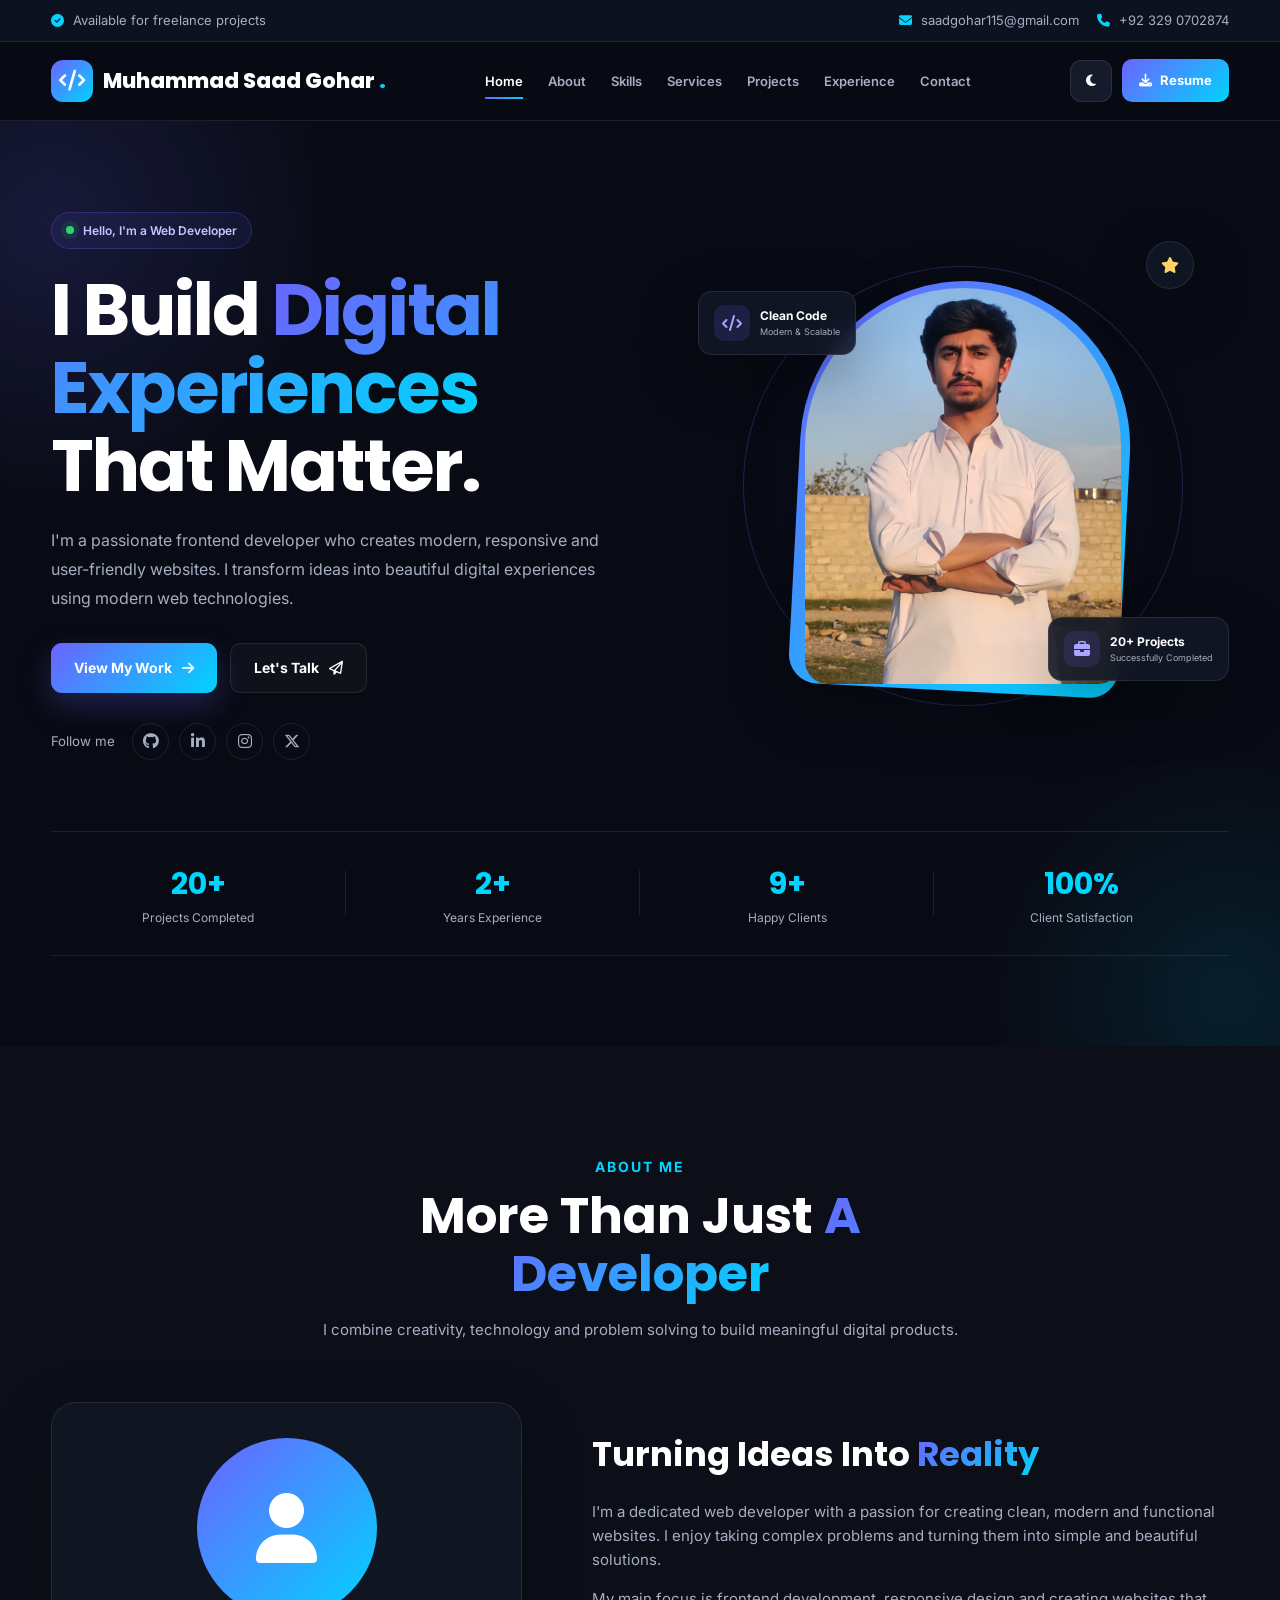
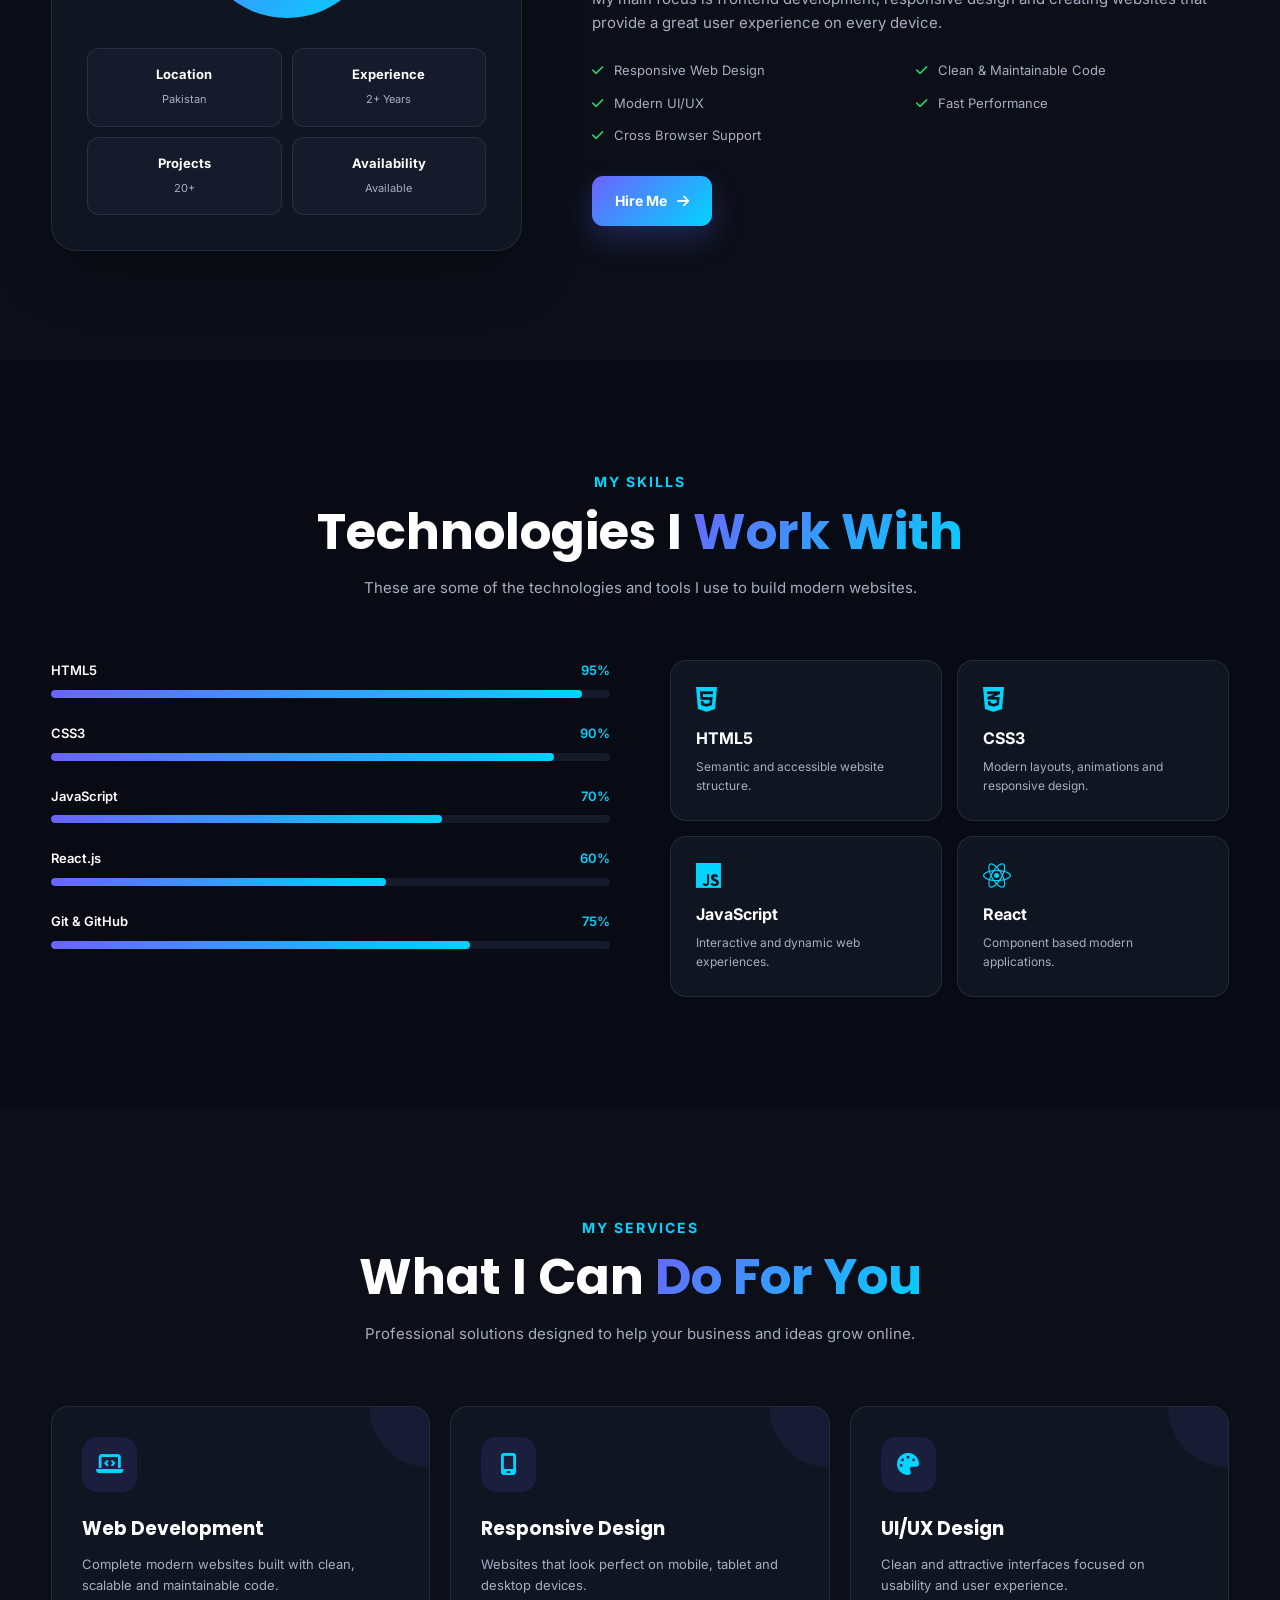
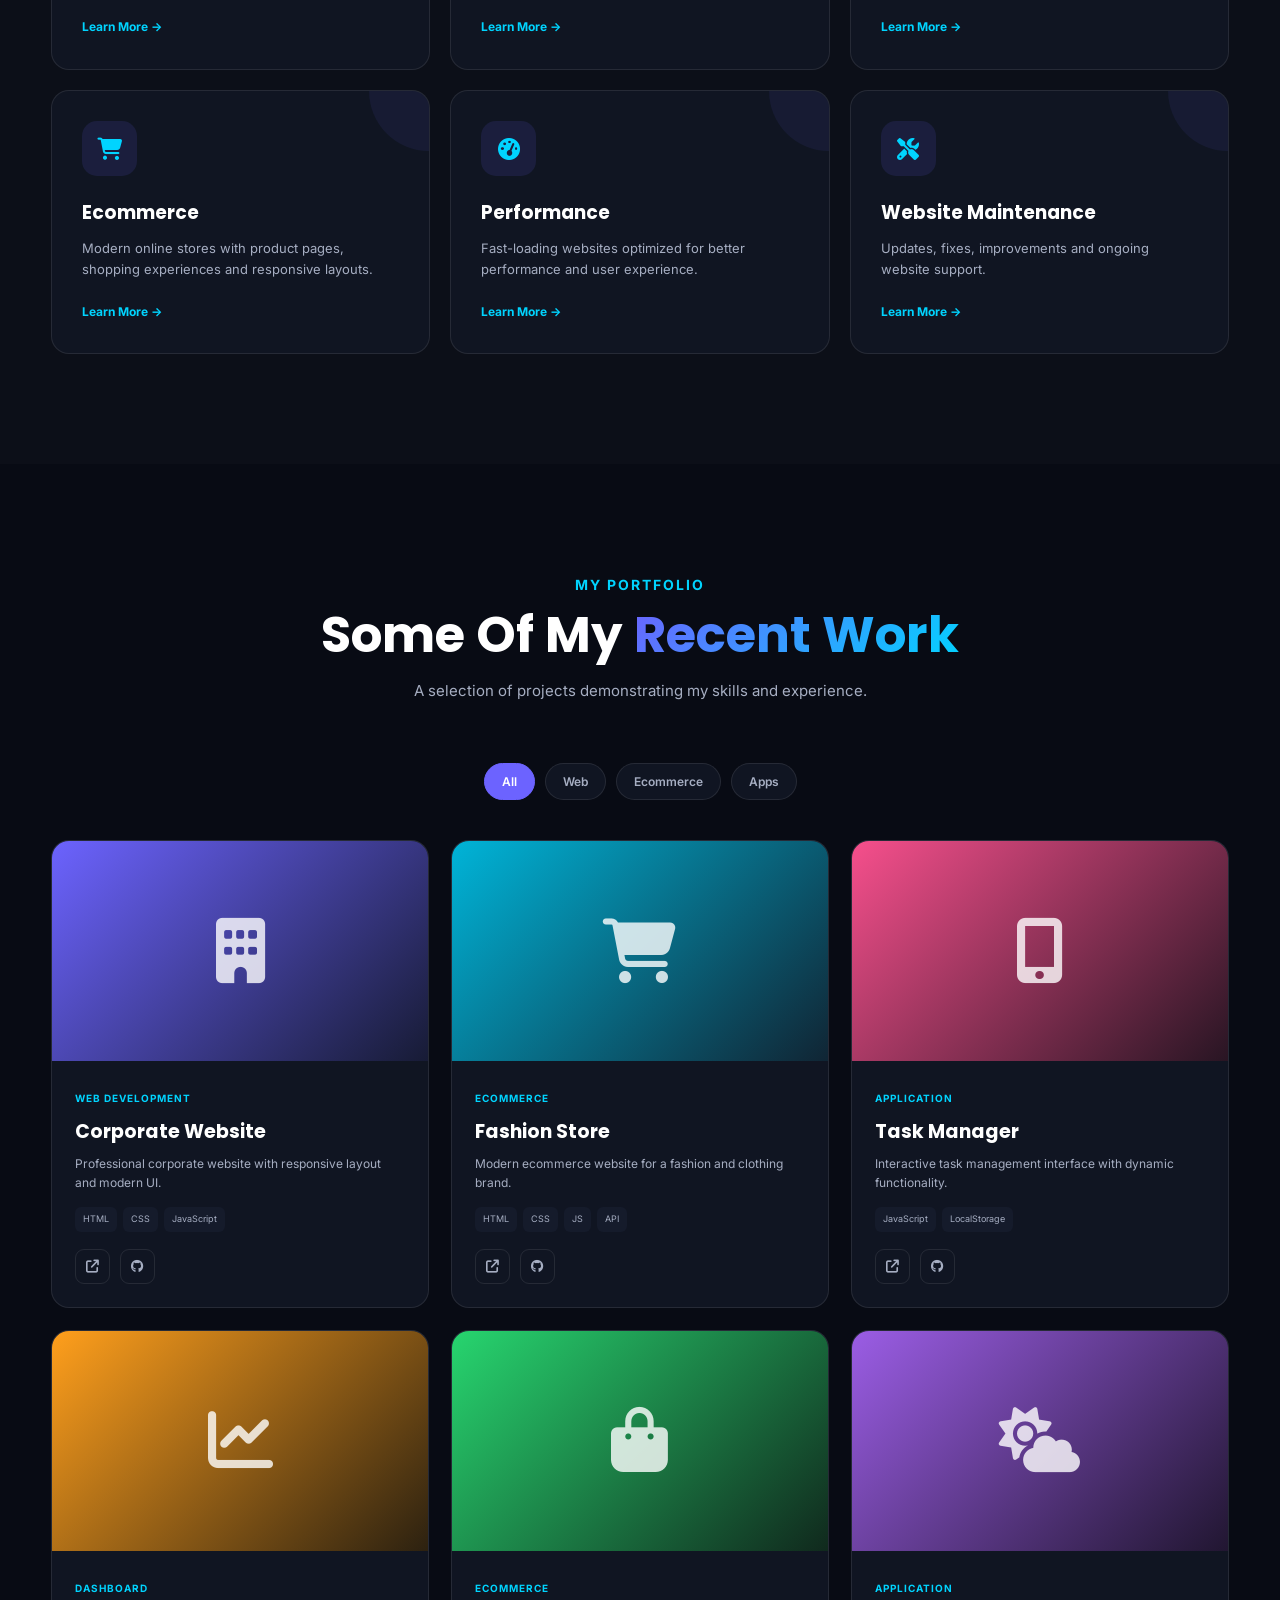
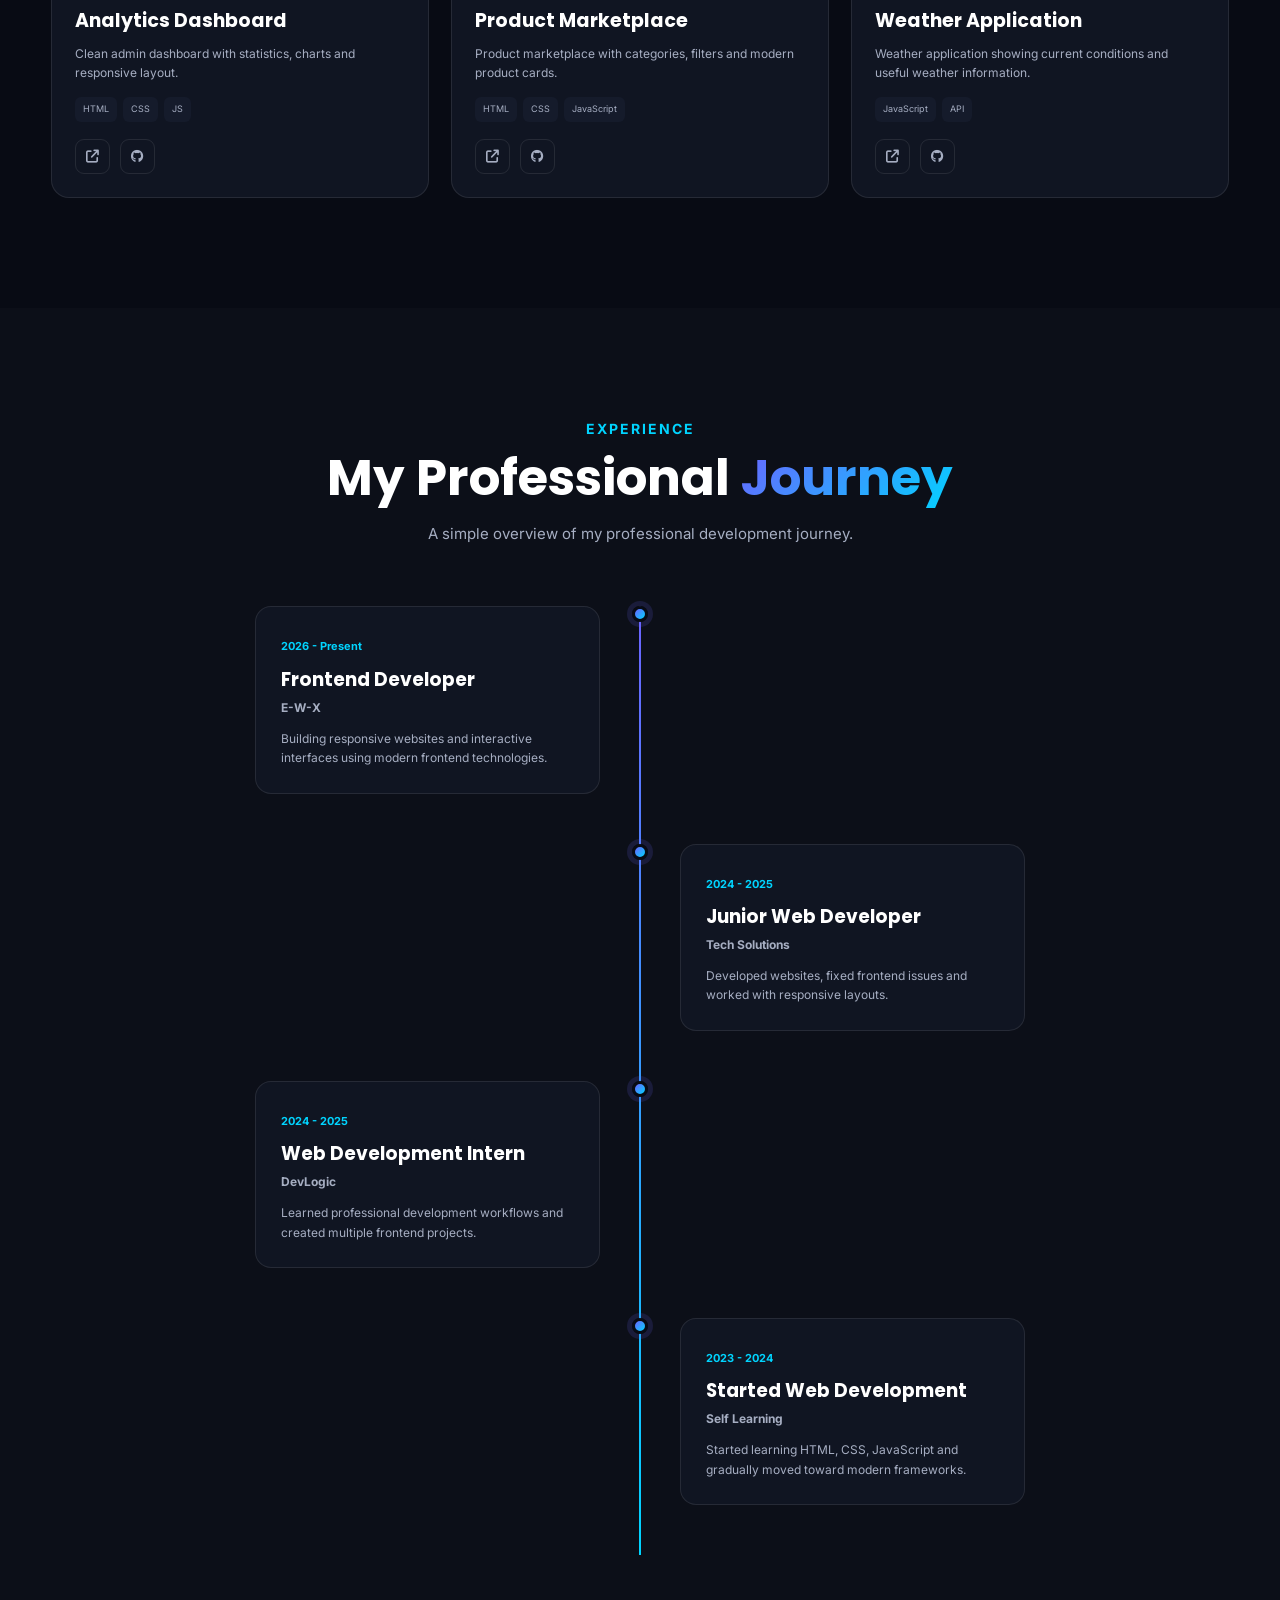
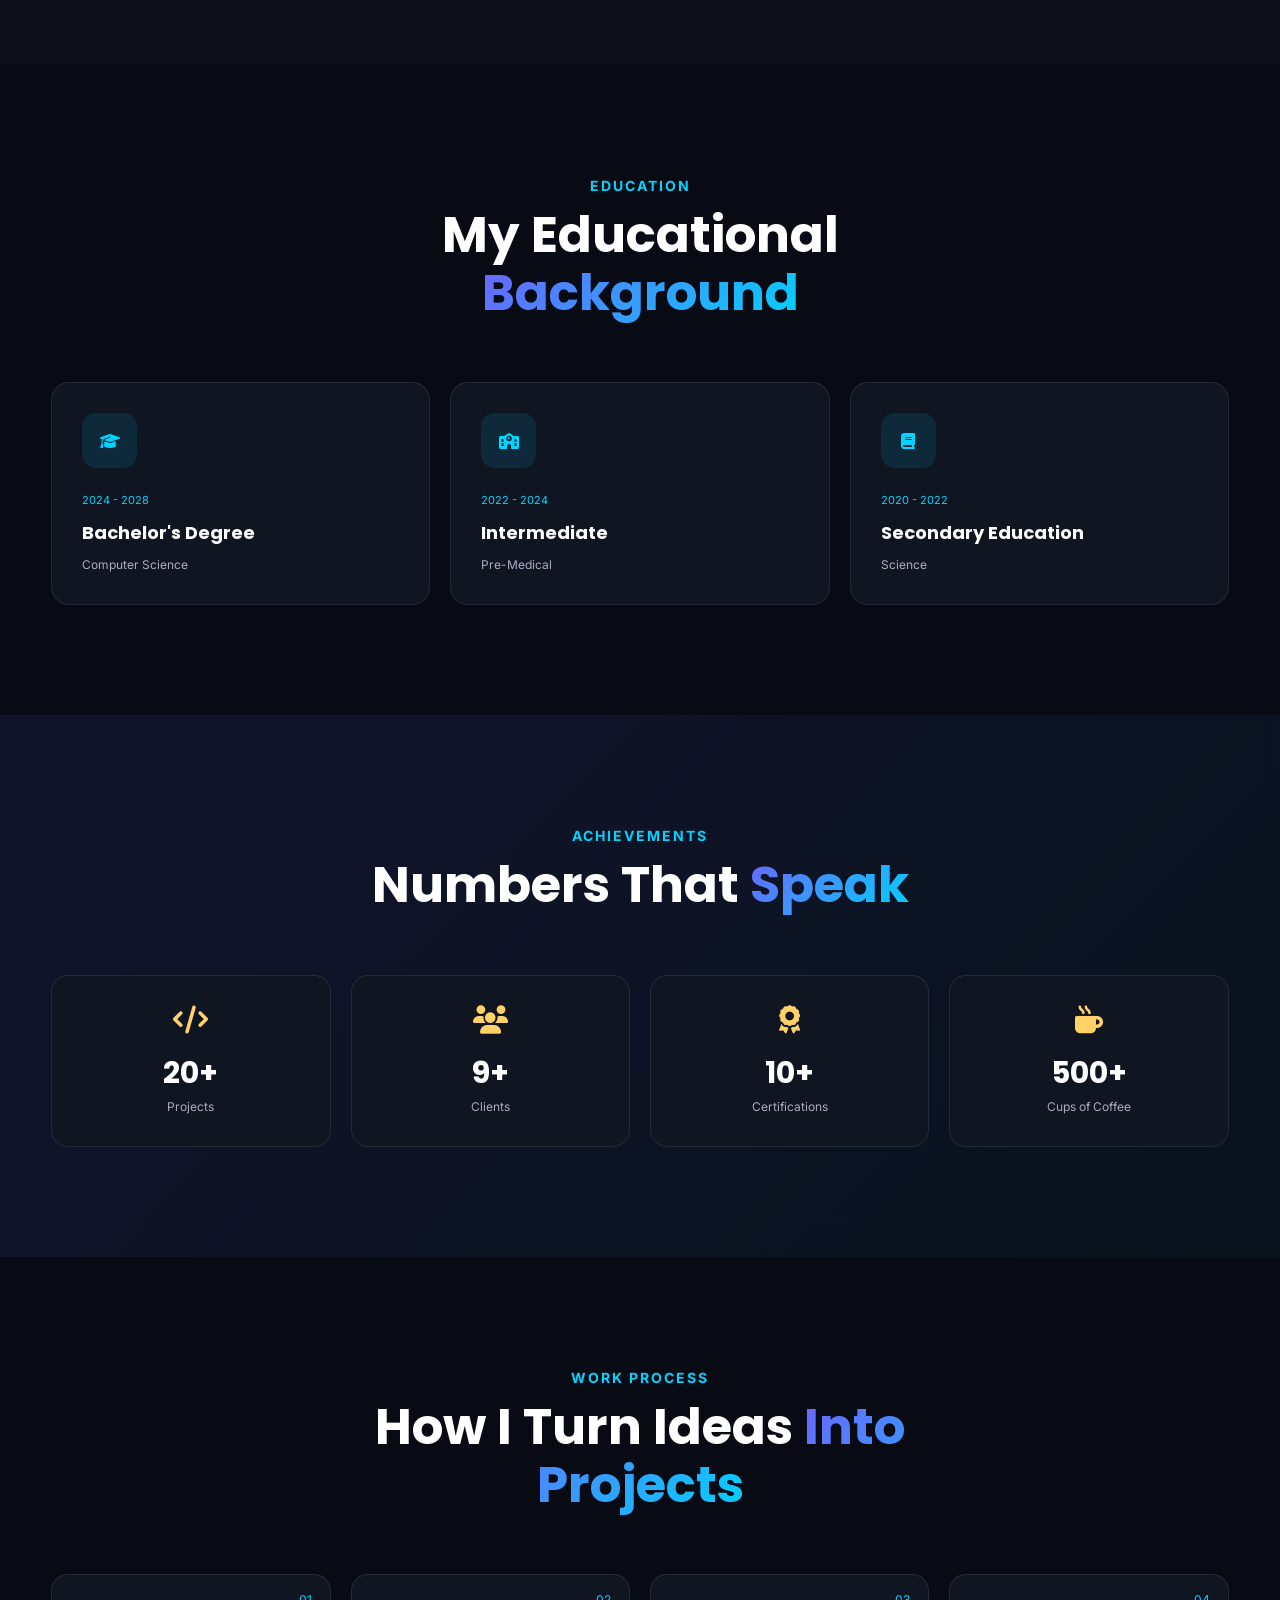
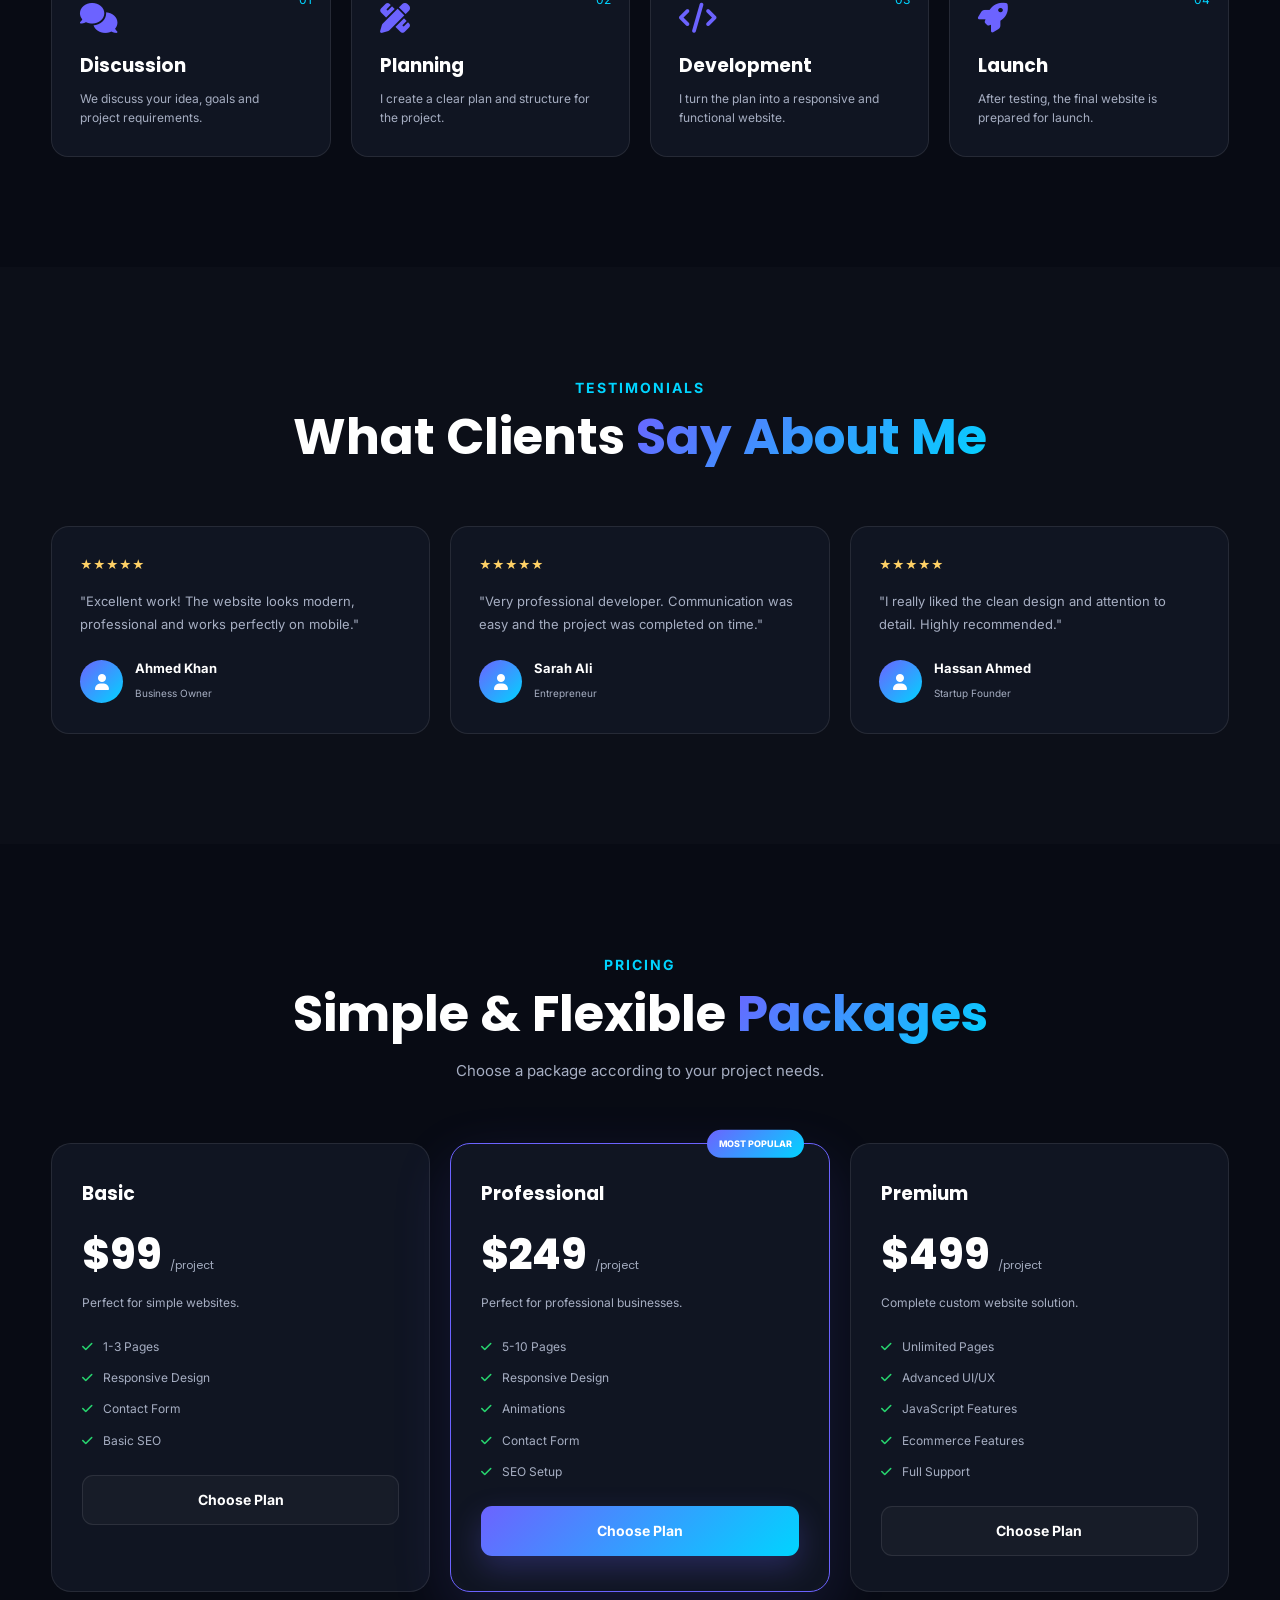
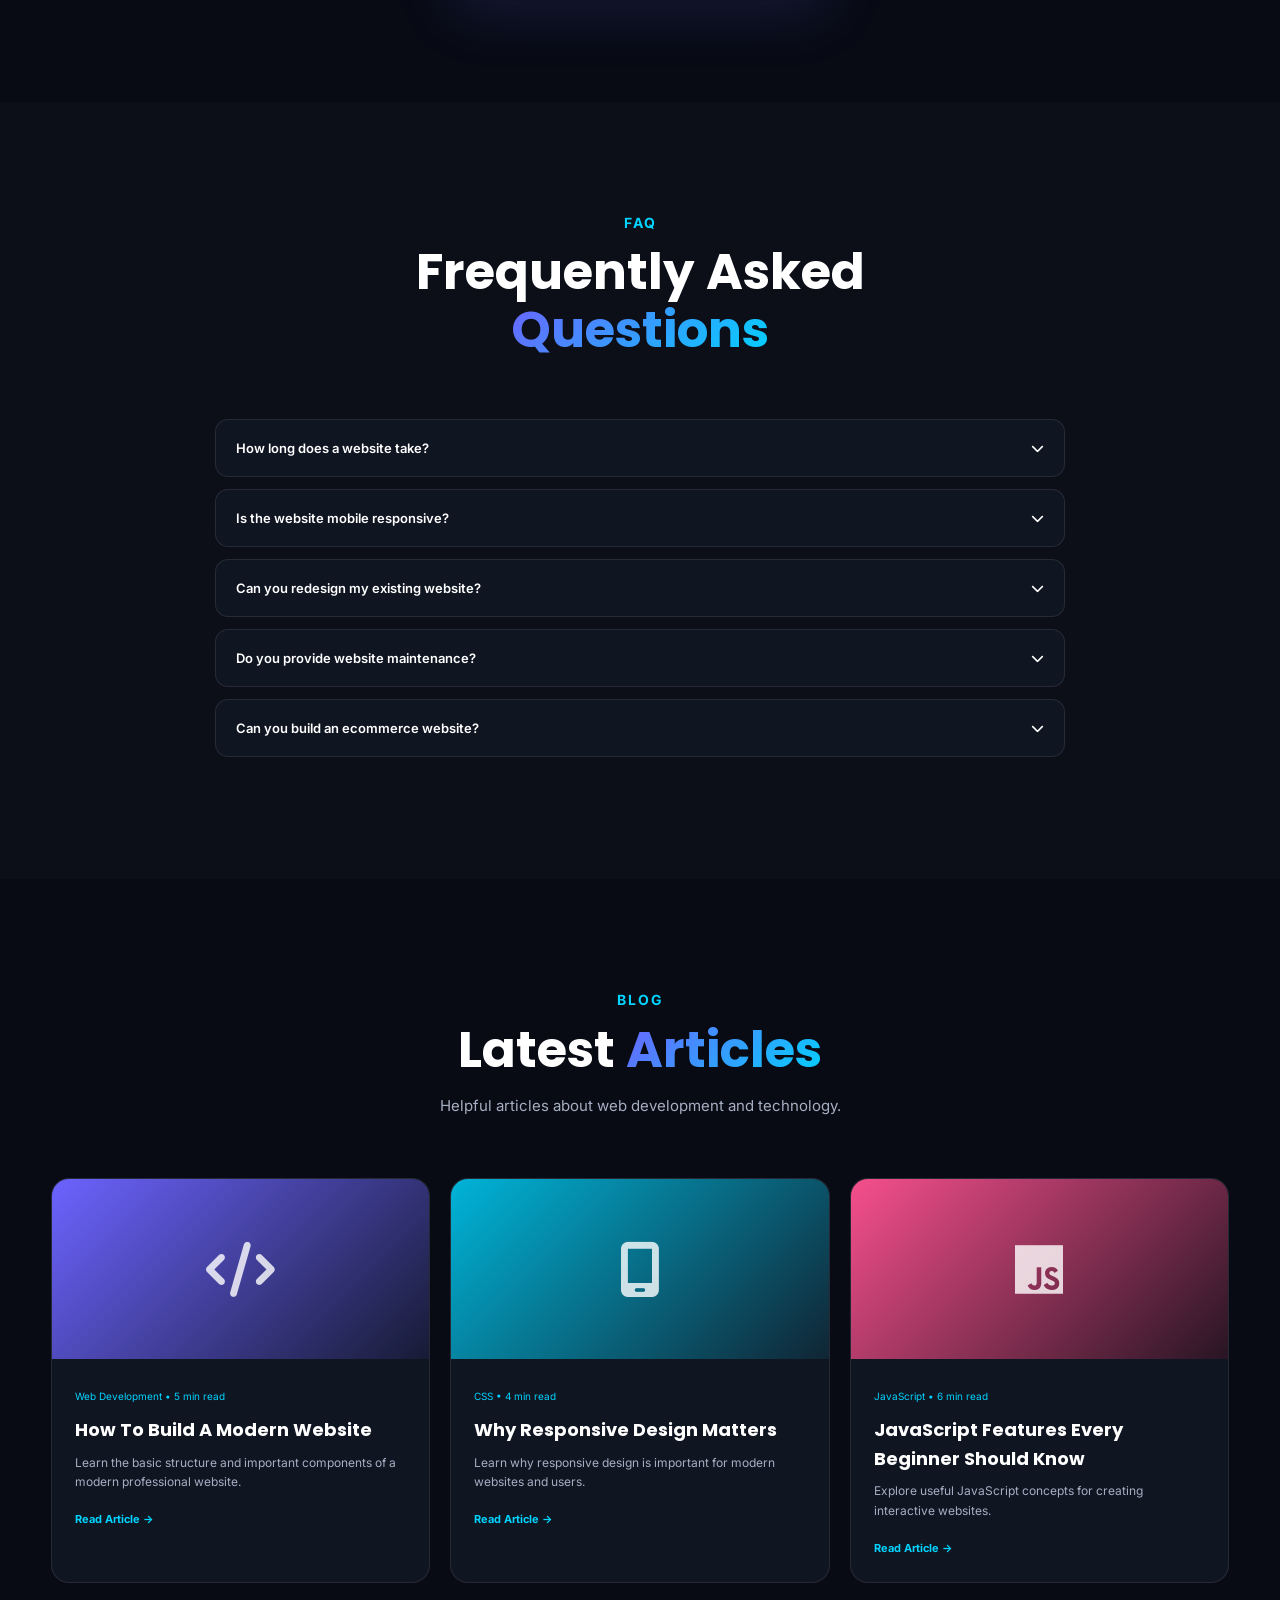
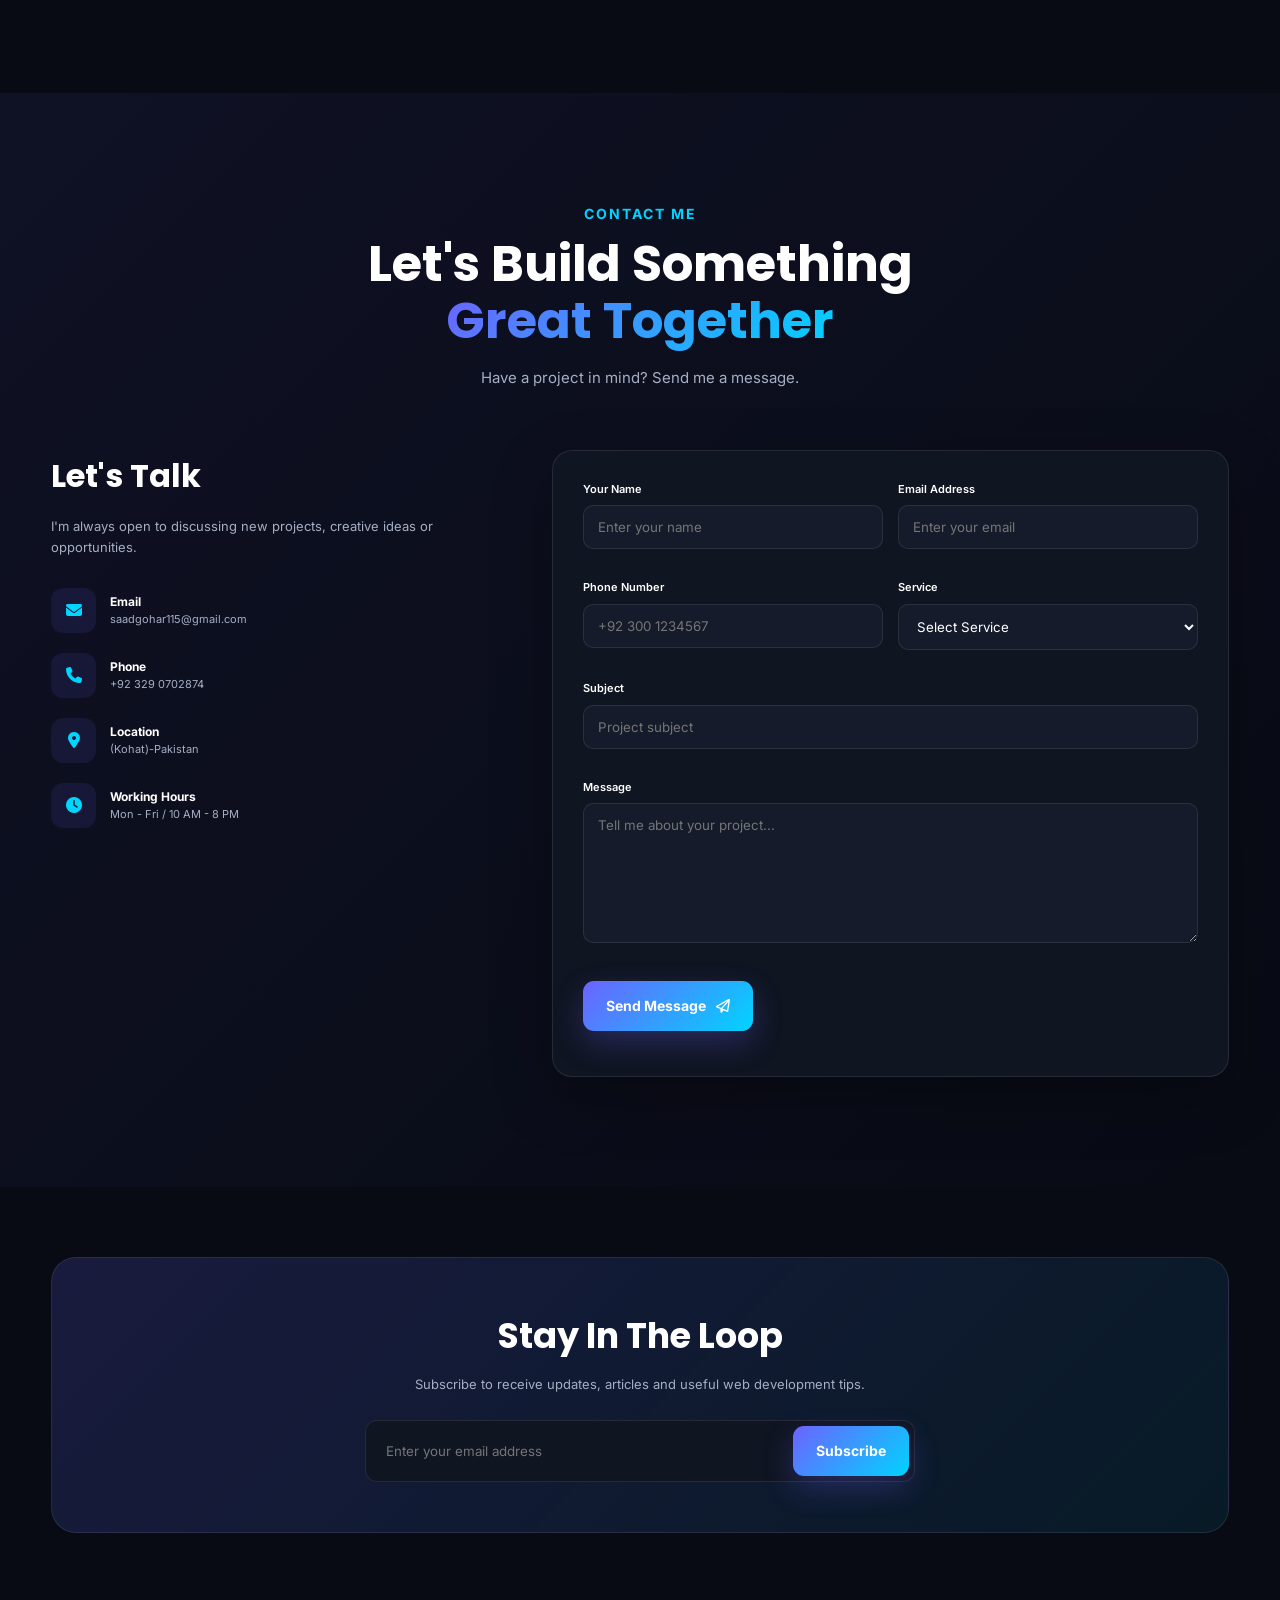
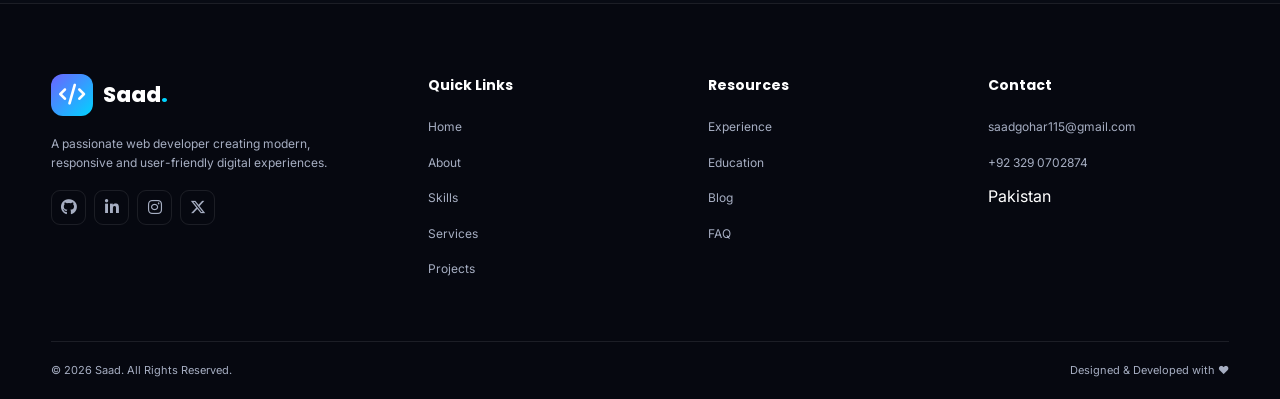
<file: index.html>
<!DOCTYPE html>
<html lang="en">
<head>
    <meta charset="UTF-8">
    <meta name="viewport" content="width=device-width, initial-scale=1.0">

    <meta name="description"
          content="Professional portfolio website of a modern web developer.">

    <meta name="author" content="Your Name">

    <title>Muhammad Saad Gohar| Web Developer Portfolio</title>

    <link rel="stylesheet" href="portfolio.css">

    <!-- Google Fonts -->
    <link rel="preconnect" href="https://fonts.googleapis.com">
    <link rel="preconnect" href="https://fonts.gstatic.com" crossorigin>

    <link href="https://fonts.googleapis.com/css2?family=Inter:wght@300;400;500;600;700;800&family=Poppins:wght@400;500;600;700;800&display=swap"
          rel="stylesheet">

    <!-- Font Awesome -->
    <link rel="stylesheet"
          href="https://cdnjs.cloudflare.com/ajax/libs/font-awesome/6.7.2/css/all.min.css">

</head>


<body>


    <!-- =====================================================
         TOP BAR
    ===================================================== -->

    <div class="topbar">

        <div class="container topbar-content">

            <div class="topbar-left">

                <span>
                    <i class="fa-solid fa-circle-check"></i>
                    Available for freelance projects
                </span>

            </div>

            <div class="topbar-right">

                <a href="mailto:hello@example.com">
                    <i class="fa-solid fa-envelope"></i>
                    saadgohar115@gmail.com
                </a>

                <a href="tel:+923001234567">
                    <i class="fa-solid fa-phone"></i>
                    +92 329 0702874
                </a>

            </div>

        </div>

    </div>


    <!-- =====================================================
         NAVBAR
    ===================================================== -->

    <header>

        <div class="container">

            <nav class="navbar">

                <a href="#home" class="logo">

                    <span class="logo-icon">
                        <i class="fa-solid fa-code"></i>
                    </span>

                    <span>
                        Muhammad Saad Gohar<span> .</span>
                    </span>

                </a>


                <ul class="nav-links" id="navLinks">

                    <li>
                        <a href="#home" class="active">
                            Home
                        </a>
                    </li>

                    <li>
                        <a href="#about">
                            About
                        </a>
                    </li>

                    <li>
                        <a href="#skills">
                            Skills
                        </a>
                    </li>

                    <li>
                        <a href="#services">
                            Services
                        </a>
                    </li>

                    <li>
                        <a href="#projects">
                            Projects
                        </a>
                    </li>

                    <li>
                        <a href="#experience">
                            Experience
                        </a>
                    </li>

                    <li>
                        <a href="#contact">
                            Contact
                        </a>
                    </li>

                </ul>


                <div class="nav-actions">

                    <button class="theme-btn" id="themeBtn">

                        <i class="fa-solid fa-moon"></i>

                    </button>

                    <a href="#" class="resume-btn">

                        <i class="fa-solid fa-download"></i>
                        Resume

                    </a>

                    <button class="menu-btn" id="menuBtn">

                        <i class="fa-solid fa-bars"></i>

                    </button>

                </div>

            </nav>

        </div>

    </header>


    <!-- =====================================================
         HOME
    ===================================================== -->

    <section class="hero" id="home">

        <div class="container">

            <div class="hero-grid">

                <div class="hero-content reveal">

                    <div class="hero-badge">

                        <span class="status"></span>

                        Hello, I'm a Web Developer

                    </div>


                    <h1>

                        I Build
                        <span class="gradient">
                            Digital Experiences
                        </span>
                        That Matter.

                    </h1>


                    <p class="hero-description">

                        I'm a passionate frontend developer who creates
                        modern, responsive and user-friendly websites.
                        I transform ideas into beautiful digital
                        experiences using modern web technologies.

                    </p>


                    <div class="hero-buttons">

                        <a href="#projects"
                           class="btn btn-primary">

                            View My Work

                            <i class="fa-solid fa-arrow-right"></i>

                        </a>


                        <a href="#contact"
                           class="btn btn-outline">

                            Let's Talk

                            <i class="fa-regular fa-paper-plane"></i>

                        </a>

                    </div>


                    <div class="socials">

                        <small>Follow me</small>

                        <a href="https://github.com/saadgohar115-sg" target="_blank">
                            <i class="fa-brands fa-github"></i>
                        </a>

                        <a href="https://www.linkedin.com/in/saad-gohar-bb1572368/?isSelfProfile=true" target="_blank">
                            <i class="fa-brands fa-linkedin-in"></i>
                        </a>

                        <a href="https://www.instagram.com/m_saad.gohar_31/" target="_blank">
                            <i class="fa-brands fa-instagram"></i>
                        </a>

                        <a href="#">
                            <i class="fa-brands fa-x-twitter"></i>
                        </a>

                    </div>

                </div>


                <div class="hero-image-area reveal">

                    <div class="hero-circle"></div>


                    <div class="profile">

                        <div class="profile-inner">

                            <div class="profile-placeholder">
                                
                                <img src="mine.jpeg" alt="Muhammad Saad Gohar">
                            
                            </div>

                        </div>

                    </div>


                    <div class="floating-card card-one">

                        <div class="float-icon">
                            <i class="fa-solid fa-code"></i>
                        </div>

                        <div>

                            <strong>
                                Clean Code
                            </strong>

                            <small>
                                Modern & Scalable
                            </small>

                        </div>

                    </div>


                    <div class="floating-card card-two">

                        <div class="float-icon">
                            <i class="fa-solid fa-briefcase"></i>
                        </div>

                        <div>

                            <strong>
                                20+ Projects
                            </strong>

                            <small>
                                Successfully Completed
                            </small>

                        </div>

                    </div>


                    <div class="floating-card card-three">

                        <i class="fa-solid fa-star"></i>

                    </div>

                </div>

            </div>


            <!-- STATS -->

            <div class="stats reveal">

                <div class="stat">

                    <h3 data-count="20">0+</h3>

                    <p>
                        Projects Completed
                    </p>

                </div>

                <div class="stat">

                    <h3 data-count="2">0+</h3>

                    <p>
                        Years Experience
                    </p>

                </div>

                <div class="stat">

                    <h3 data-count="9">0+</h3>

                    <p>
                        Happy Clients
                    </p>

                </div>

                <div class="stat">

                    <h3 data-count="100">0%</h3>

                    <p>
                        Client Satisfaction
                    </p>

                </div>

            </div>

        </div>

    </section>


    <!-- =====================================================
         ABOUT
    ===================================================== -->

    <section class="section about" id="about">

        <div class="container">

            <div class="section-title reveal">

                <div class="small-title">
                    About Me
                </div>

                <h2>
                    More Than Just
                    <span class="gradient">
                        A Developer
                    </span>
                </h2>

                <p>
                    I combine creativity, technology and problem solving
                    to build meaningful digital products.
                </p>

            </div>


            <div class="about-grid">

                <div class="about-card reveal">

                    <div class="about-avatar">

                        <i class="fa-solid fa-user"></i>

                    </div>


                    <div class="about-mini-info">

                        <div class="mini-box">

                            <strong>Location</strong>

                            <span>
                                Pakistan
                            </span>

                        </div>

                        <div class="mini-box">

                            <strong>Experience</strong>

                            <span>
                                2+ Years
                            </span>

                        </div>

                        <div class="mini-box">

                            <strong>Projects</strong>

                            <span>
                                20+
                            </span>

                        </div>

                        <div class="mini-box">

                            <strong>Availability</strong>

                            <span>
                                Available
                            </span>

                        </div>

                    </div>

                </div>


                <div class="about-content reveal">

                    <h3>
                        Turning Ideas Into
                        <span class="gradient">
                            Reality
                        </span>
                    </h3>

                    <p>
                        I'm a dedicated web developer with a passion for
                        creating clean, modern and functional websites.
                        I enjoy taking complex problems and turning them
                        into simple and beautiful solutions.
                    </p>

                    <p>
                        My main focus is frontend development, responsive
                        design and creating websites that provide a great
                        user experience on every device.
                    </p>


                    <ul class="about-list">

                        <li>
                            <i class="fa-solid fa-check"></i>
                            Responsive Web Design
                        </li>

                        <li>
                            <i class="fa-solid fa-check"></i>
                            Clean & Maintainable Code
                        </li>

                        <li>
                            <i class="fa-solid fa-check"></i>
                            Modern UI/UX
                        </li>

                        <li>
                            <i class="fa-solid fa-check"></i>
                            Fast Performance
                        </li>

                        <li>
                            <i class="fa-solid fa-check"></i>
                            Cross Browser Support
                        </li>

                        <!-- <li>
                            <i class="fa-solid fa-check"></i>
                            Mobile First Development
                        </li> -->

                    </ul>


                    <a href="#contact"
                       class="btn btn-primary">

                        Hire Me

                        <i class="fa-solid fa-arrow-right"></i>

                    </a>

                </div>

            </div>

        </div>

    </section>


    <!-- =====================================================
         SKILLS
    ===================================================== -->

    <section class="section" id="skills">

        <div class="container">

            <div class="section-title reveal">

                <div class="small-title">
                    My Skills
                </div>

                <h2>
                    Technologies I
                    <span class="gradient">
                        Work With
                    </span>
                </h2>

                <p>
                    These are some of the technologies and tools
                    I use to build modern websites.
                </p>

            </div>


            <div class="skills-grid">

                <div class="reveal">

                    <div class="skill-item">

                        <div class="skill-top">

                            <span>HTML5</span>
                            <span>95%</span>

                        </div>

                        <div class="progress">
                            <span data-width="95%"></span>
                        </div>

                    </div>


                    <div class="skill-item">

                        <div class="skill-top">

                            <span>CSS3</span>
                            <span>90%</span>

                        </div>

                        <div class="progress">
                            <span data-width="90%"></span>
                        </div>

                    </div>


                    <div class="skill-item">

                        <div class="skill-top">

                            <span>JavaScript</span>
                            <span>70%</span>

                        </div>

                        <div class="progress">
                            <span data-width="70%"></span>
                        </div>

                    </div>


                    <div class="skill-item">

                        <div class="skill-top">

                            <span>React.js</span>
                            <span>60%</span>

                        </div>

                        <div class="progress">
                            <span data-width="60%"></span>
                        </div>

                    </div>


                    <div class="skill-item">

                        <div class="skill-top">

                            <span>Git & GitHub</span>
                            <span>75%</span>

                        </div>

                        <div class="progress">
                            <span data-width="75%"></span>
                        </div>

                    </div>

                </div>


                <div class="skill-cards reveal">

                    <div class="skill-card">

                        <i class="fa-brands fa-html5"></i>

                        <h4>HTML5</h4>

                        <p>
                            Semantic and accessible website structure.
                        </p>

                    </div>


                    <div class="skill-card">

                        <i class="fa-brands fa-css3-alt"></i>

                        <h4>CSS3</h4>

                        <p>
                            Modern layouts, animations and responsive design.
                        </p>

                    </div>


                    <div class="skill-card">

                        <i class="fa-brands fa-js"></i>

                        <h4>JavaScript</h4>

                        <p>
                            Interactive and dynamic web experiences.
                        </p>

                    </div>


                    <div class="skill-card">

                        <i class="fa-brands fa-react"></i>

                        <h4>React</h4>

                        <p>
                            Component based modern applications.
                        </p>

                    </div>

                </div>

            </div>

        </div>

    </section>


    <!-- =====================================================
         SERVICES
    ===================================================== -->

    <section class="section services" id="services">

        <div class="container">

            <div class="section-title reveal">

                <div class="small-title">
                    My Services
                </div>

                <h2>
                    What I Can
                    <span class="gradient">
                        Do For You
                    </span>
                </h2>

                <p>
                    Professional solutions designed to help your
                    business and ideas grow online.
                </p>

            </div>


            <div class="services-grid">


                <div class="service-card reveal">

                    <div class="service-icon">
                        <i class="fa-solid fa-laptop-code"></i>
                    </div>

                    <h3>
                        Web Development
                    </h3>

                    <p>
                        Complete modern websites built with clean,
                        scalable and maintainable code.
                    </p>

                    <a href="#contact">
                        Learn More →
                    </a>

                </div>


                <div class="service-card reveal">

                    <div class="service-icon">
                        <i class="fa-solid fa-mobile-screen"></i>
                    </div>

                    <h3>
                        Responsive Design
                    </h3>

                    <p>
                        Websites that look perfect on mobile,
                        tablet and desktop devices.
                    </p>

                    <a href="#contact">
                        Learn More →
                    </a>

                </div>


                <div class="service-card reveal">

                    <div class="service-icon">
                        <i class="fa-solid fa-palette"></i>
                    </div>

                    <h3>
                        UI/UX Design
                    </h3>

                    <p>
                        Clean and attractive interfaces focused
                        on usability and user experience.
                    </p>

                    <a href="#contact">
                        Learn More →
                    </a>

                </div>


                <div class="service-card reveal">

                    <div class="service-icon">
                        <i class="fa-solid fa-cart-shopping"></i>
                    </div>

                    <h3>
                        Ecommerce
                    </h3>

                    <p>
                        Modern online stores with product pages,
                        shopping experiences and responsive layouts.
                    </p>

                    <a href="#contact">
                        Learn More →
                    </a>

                </div>


                <div class="service-card reveal">

                    <div class="service-icon">
                        <i class="fa-solid fa-gauge-high"></i>
                    </div>

                    <h3>
                        Performance
                    </h3>

                    <p>
                        Fast-loading websites optimized for better
                        performance and user experience.
                    </p>

                    <a href="#contact">
                        Learn More →
                    </a>

                </div>


                <div class="service-card reveal">

                    <div class="service-icon">
                        <i class="fa-solid fa-screwdriver-wrench"></i>
                    </div>

                    <h3>
                        Website Maintenance
                    </h3>

                    <p>
                        Updates, fixes, improvements and ongoing
                        website support.
                    </p>

                    <a href="#contact">
                        Learn More →
                    </a>

                </div>

            </div>

        </div>

    </section>


    <!-- =====================================================
         PROJECTS
    ===================================================== -->

    <section class="section" id="projects">

        <div class="container">

            <div class="section-title reveal">

                <div class="small-title">
                    My Portfolio
                </div>

                <h2>
                    Some Of My
                    <span class="gradient">
                        Recent Work
                    </span>
                </h2>

                <p>
                    A selection of projects demonstrating my skills
                    and experience.
                </p>

            </div>


            <div class="filter-buttons">

                <button class="filter-btn active"
                        data-filter="all">
                    All
                </button>

                <button class="filter-btn"
                        data-filter="web">
                    Web
                </button>

                <button class="filter-btn"
                        data-filter="ecommerce">
                    Ecommerce
                </button>

                <button class="filter-btn"
                        data-filter="app">
                    Apps
                </button>

            </div>


            <div class="projects-grid">


                <div class="project-card reveal"
                     data-category="web">

                    <div class="project-image one">

                        <i class="fa-solid fa-building"></i>

                    </div>

                    <div class="project-info">

                        <span class="project-tag">
                            Web Development
                        </span>

                        <h3>
                            Corporate Website
                        </h3>

                        <p>
                            Professional corporate website with
                            responsive layout and modern UI.
                        </p>

                        <div class="tech-list">

                            <span>HTML</span>
                            <span>CSS</span>
                            <span>JavaScript</span>

                        </div>

                        <div class="project-links">

                            <a href="/Peshawar-Estate/index.html">
                                <i class="fa-solid fa-arrow-up-right-from-square"></i>
                            </a>

                            <a href="#">
                                <i class="fa-brands fa-github"></i>
                            </a>

                        </div>

                    </div>

                </div>


                <div class="project-card reveal"
                     data-category="ecommerce">

                    <div class="project-image two">

                        <i class="fa-solid fa-cart-shopping"></i>

                    </div>

                    <div class="project-info">

                        <span class="project-tag">
                            Ecommerce
                        </span>

                        <h3>
                            Fashion Store
                        </h3>

                        <p>
                            Modern ecommerce website for a fashion
                            and clothing brand.
                        </p>

                        <div class="tech-list">

                            <span>HTML</span>
                            <span>CSS</span>
                            <span>JS</span>
                            <span>API</span>

                        </div>

                        <div class="project-links">

                            <a href="/ecommerce-website/main.html">
                                <i class="fa-solid fa-arrow-up-right-from-square"></i>
                            </a>

                            <a href="#">
                                <i class="fa-brands fa-github"></i>
                            </a>

                        </div>

                    </div>

                </div>


                <div class="project-card reveal"
                     data-category="app">

                    <div class="project-image three">

                        <i class="fa-solid fa-mobile-screen-button"></i>

                    </div>

                    <div class="project-info">

                        <span class="project-tag">
                            Application
                        </span>

                        <h3>
                            Task Manager
                        </h3>

                        <p>
                            Interactive task management interface
                            with dynamic functionality.
                        </p>

                        <div class="tech-list">

                            <span>JavaScript</span>
                            <span>LocalStorage</span>

                        </div>

                        <div class="project-links">

                            <a href="/task-manager/index.html">
                                <i class="fa-solid fa-arrow-up-right-from-square"></i>
                            </a>

                            <a href="#">
                                <i class="fa-brands fa-github"></i>
                            </a>

                        </div>

                    </div>

                </div>


                <div class="project-card reveal"
                     data-category="web">

                    <div class="project-image four">

                        <i class="fa-solid fa-chart-line"></i>

                    </div>

                    <div class="project-info">

                        <span class="project-tag">
                            Dashboard
                        </span>

                        <h3>
                            Analytics Dashboard
                        </h3>

                        <p>
                            Clean admin dashboard with statistics,
                            charts and responsive layout.
                        </p>

                        <div class="tech-list">

                            <span>HTML</span>
                            <span>CSS</span>
                            <span>JS</span>

                        </div>

                        <div class="project-links">

                            <a href="/analytics-dashboard/index.html">
                                <i class="fa-solid fa-arrow-up-right-from-square"></i>
                            </a>

                            <a href="#">
                                <i class="fa-brands fa-github"></i>
                            </a>

                        </div>

                    </div>

                </div>


                <div class="project-card reveal"
                     data-category="ecommerce">

                    <div class="project-image five">

                        <i class="fa-solid fa-bag-shopping"></i>

                    </div>

                    <div class="project-info">

                        <span class="project-tag">
                            Ecommerce
                        </span>

                        <h3>
                            Product Marketplace
                        </h3>

                        <p>
                            Product marketplace with categories,
                            filters and modern product cards.
                        </p>

                        <div class="tech-list">

                            <span>HTML</span>
                            <span>CSS</span>
                            <span>JavaScript</span>

                        </div>

                        <div class="project-links">

                            <a href="/ecommerce-website/main.html">
                                <i class="fa-solid fa-arrow-up-right-from-square"></i>
                            </a>

                            <a href="#">
                                <i class="fa-brands fa-github"></i>
                            </a>

                        </div>

                    </div>

                </div>


                <div class="project-card reveal"
                     data-category="app">

                    <div class="project-image six">

                        <i class="fa-solid fa-cloud-sun"></i>

                    </div>

                    <div class="project-info">

                        <span class="project-tag">
                            Application
                        </span>

                        <h3>
                            Weather Application
                        </h3>

                        <p>
                            Weather application showing current
                            conditions and useful weather information.
                        </p>

                        <div class="tech-list">

                            <span>JavaScript</span>
                            <span>API</span>

                        </div>

                        <div class="project-links">

                            <a href="/weather-app/index.html">
                                <i class="fa-solid fa-arrow-up-right-from-square"></i>
                            </a>

                            <a href="#">
                                <i class="fa-brands fa-github"></i>
                            </a>

                        </div>

                    </div>

                </div>

            </div>

        </div>

    </section>


    <!-- =====================================================
         EXPERIENCE
    ===================================================== -->

    <section class="section services"
             id="experience">

        <div class="container">

            <div class="section-title reveal">

                <div class="small-title">
                    Experience
                </div>

                <h2>
                    My Professional
                    <span class="gradient">
                        Journey
                    </span>
                </h2>

                <p>
                    A simple overview of my professional development journey.
                </p>

            </div>


            <div class="timeline">


                <div class="timeline-item reveal">

                    <div class="timeline-dot"></div>

                    <div class="timeline-content">

                        <span class="timeline-date">
                            2026 - Present
                        </span>

                        <h3>
                            Frontend Developer
                        </h3>

                        <h4>
                            E-W-X
                        </h4>

                        <p>
                            Building responsive websites and interactive
                            interfaces using modern frontend technologies.
                        </p>

                    </div>

                </div>


                <div class="timeline-item reveal">

                    <div class="timeline-dot"></div>

                    <div class="timeline-content">

                        <span class="timeline-date">
                            2024 - 2025
                        </span>

                        <h3>
                            Junior Web Developer
                        </h3>

                        <h4>
                            Tech Solutions
                        </h4>

                        <p>
                            Developed websites, fixed frontend issues
                            and worked with responsive layouts.
                        </p>

                    </div>

                </div>


                <div class="timeline-item reveal">

                    <div class="timeline-dot"></div>

                    <div class="timeline-content">

                        <span class="timeline-date">
                            2024 - 2025
                        </span>

                        <h3>
                            Web Development Intern
                        </h3>

                        <h4>
                            DevLogic
                        </h4>

                        <p>
                            Learned professional development workflows
                            and created multiple frontend projects.
                        </p>

                    </div>

                </div>


                <div class="timeline-item reveal">

                    <div class="timeline-dot"></div>

                    <div class="timeline-content">

                        <span class="timeline-date">
                            2023 - 2024
                        </span>

                        <h3>
                            Started Web Development
                        </h3>

                        <h4>
                            Self Learning
                        </h4>

                        <p>
                            Started learning HTML, CSS, JavaScript and
                            gradually moved toward modern frameworks.
                        </p>

                    </div>

                </div>

            </div>

        </div>

    </section>


    <!-- =====================================================
         EDUCATION
    ===================================================== -->

    <section class="section" id="education">

        <div class="container">

            <div class="section-title reveal">

                <div class="small-title">
                    Education
                </div>

                <h2>
                    My Educational
                    <span class="gradient">
                        Background
                    </span>
                </h2>

            </div>


            <div class="education-grid">


                <div class="education-card reveal">

                    <div class="education-icon">
                        <i class="fa-solid fa-graduation-cap"></i>
                    </div>

                    <span>
                        2024 - 2028
                    </span>

                    <h3>
                        Bachelor's Degree
                    </h3>

                    <p>
                        Computer Science
                    </p>

                </div>


                <div class="education-card reveal">

                    <div class="education-icon">
                        <i class="fa-solid fa-school"></i>
                    </div>

                    <span>
                        2022 - 2024
                    </span>

                    <h3>
                        Intermediate
                    </h3>

                    <p>
                        Pre-Medical
                    </p>

                </div>


                <div class="education-card reveal">

                    <div class="education-icon">
                        <i class="fa-solid fa-book"></i>
                    </div>

                    <span>
                        2020 - 2022
                    </span>

                    <h3>
                        Secondary Education
                    </h3>

                    <p>
                        Science
                    </p>

                </div>

            </div>

        </div>

    </section>


    <!-- =====================================================
         ACHIEVEMENTS
    ===================================================== -->

    <section class="section achievement-section">

        <div class="container">

            <div class="section-title reveal">

                <div class="small-title">
                    Achievements
                </div>

                <h2>
                    Numbers That
                    <span class="gradient">
                        Speak
                    </span>
                </h2>

            </div>


            <div class="achievement-grid">


                <div class="achievement-card reveal">

                    <i class="fa-solid fa-code"></i>

                    <h3>20+</h3>

                    <p>
                        Projects
                    </p>

                </div>


                <div class="achievement-card reveal">

                    <i class="fa-solid fa-users"></i>

                    <h3>9+</h3>

                    <p>
                        Clients
                    </p>

                </div>


                <div class="achievement-card reveal">

                    <i class="fa-solid fa-award"></i>

                    <h3>10+</h3>

                    <p>
                        Certifications
                    </p>

                </div>


                <div class="achievement-card reveal">

                    <i class="fa-solid fa-mug-hot"></i>

                    <h3>500+</h3>

                    <p>
                        Cups of Coffee
                    </p>

                </div>

            </div>

        </div>

    </section>


    <!-- =====================================================
         WORK PROCESS
    ===================================================== -->

    <section class="section">

        <div class="container">

            <div class="section-title reveal">

                <div class="small-title">
                    Work Process
                </div>

                <h2>
                    How I Turn Ideas
                    <span class="gradient">
                        Into Projects
                    </span>
                </h2>

            </div>


            <div class="process-grid">


                <div class="process-card reveal">

                    <i class="fa-solid fa-comments"></i>

                    <h3>
                        Discussion
                    </h3>

                    <p>
                        We discuss your idea, goals and project
                        requirements.
                    </p>

                </div>


                <div class="process-card reveal">

                    <i class="fa-solid fa-pen-ruler"></i>

                    <h3>
                        Planning
                    </h3>

                    <p>
                        I create a clear plan and structure for
                        the project.
                    </p>

                </div>


                <div class="process-card reveal">

                    <i class="fa-solid fa-code"></i>

                    <h3>
                        Development
                    </h3>

                    <p>
                        I turn the plan into a responsive and
                        functional website.
                    </p>

                </div>


                <div class="process-card reveal">

                    <i class="fa-solid fa-rocket"></i>

                    <h3>
                        Launch
                    </h3>

                    <p>
                        After testing, the final website is
                        prepared for launch.
                    </p>

                </div>

            </div>

        </div>

    </section>


    <!-- =====================================================
         TESTIMONIALS
    ===================================================== -->

    <section class="section services">

        <div class="container">

            <div class="section-title reveal">

                <div class="small-title">
                    Testimonials
                </div>

                <h2>
                    What Clients
                    <span class="gradient">
                        Say About Me
                    </span>
                </h2>

            </div>


            <div class="testimonial-grid">


                <div class="testimonial reveal">

                    <div class="stars">
                        ★★★★★
                    </div>

                    <p>
                        "Excellent work! The website looks modern,
                        professional and works perfectly on mobile."
                    </p>

                    <div class="client">

                        <div class="client-avatar">
                            <i class="fa-solid fa-user"></i>
                        </div>

                        <div>

                            <strong>
                                Ahmed Khan
                            </strong>

                            <span>
                                Business Owner
                            </span>

                        </div>

                    </div>

                </div>


                <div class="testimonial reveal">

                    <div class="stars">
                        ★★★★★
                    </div>

                    <p>
                        "Very professional developer. Communication
                        was easy and the project was completed on time."
                    </p>

                    <div class="client">

                        <div class="client-avatar">
                            <i class="fa-solid fa-user"></i>
                        </div>

                        <div>

                            <strong>
                                Sarah Ali
                            </strong>

                            <span>
                                Entrepreneur
                            </span>

                        </div>

                    </div>

                </div>


                <div class="testimonial reveal">

                    <div class="stars">
                        ★★★★★
                    </div>

                    <p>
                        "I really liked the clean design and attention
                        to detail. Highly recommended."
                    </p>

                    <div class="client">

                        <div class="client-avatar">
                            <i class="fa-solid fa-user"></i>
                        </div>

                        <div>

                            <strong>
                                Hassan Ahmed
                            </strong>

                            <span>
                                Startup Founder
                            </span>

                        </div>

                    </div>

                </div>

            </div>

        </div>

    </section>


    <!-- =====================================================
         PRICING
    ===================================================== -->

    <section class="section" id="pricing">

        <div class="container">

            <div class="section-title reveal">

                <div class="small-title">
                    Pricing
                </div>

                <h2>
                    Simple & Flexible
                    <span class="gradient">
                        Packages
                    </span>
                </h2>

                <p>
                    Choose a package according to your project needs.
                </p>

            </div>


            <div class="pricing-grid">


                <div class="price-card reveal">

                    <h3>
                        Basic
                    </h3>

                    <div class="price">
                        $99
                        <small>/project</small>
                    </div>

                    <p>
                        Perfect for simple websites.
                    </p>

                    <ul class="price-list">

                        <li>
                            <i class="fa-solid fa-check"></i>
                            1-3 Pages
                        </li>

                        <li>
                            <i class="fa-solid fa-check"></i>
                            Responsive Design
                        </li>

                        <li>
                            <i class="fa-solid fa-check"></i>
                            Contact Form
                        </li>

                        <li>
                            <i class="fa-solid fa-check"></i>
                            Basic SEO
                        </li>

                    </ul>

                    <a href="#contact"
                       class="btn btn-outline">
                        Choose Plan
                    </a>

                </div>


                <div class="price-card featured reveal">

                    <div class="popular">
                        MOST POPULAR
                    </div>

                    <h3>
                        Professional
                    </h3>

                    <div class="price">
                        $249
                        <small>/project</small>
                    </div>

                    <p>
                        Perfect for professional businesses.
                    </p>

                    <ul class="price-list">

                        <li>
                            <i class="fa-solid fa-check"></i>
                            5-10 Pages
                        </li>

                        <li>
                            <i class="fa-solid fa-check"></i>
                            Responsive Design
                        </li>

                        <li>
                            <i class="fa-solid fa-check"></i>
                            Animations
                        </li>

                        <li>
                            <i class="fa-solid fa-check"></i>
                            Contact Form
                        </li>

                        <li>
                            <i class="fa-solid fa-check"></i>
                            SEO Setup
                        </li>

                    </ul>

                    <a href="#contact"
                       class="btn btn-primary">
                        Choose Plan
                    </a>

                </div>


                <div class="price-card reveal">

                    <h3>
                        Premium
                    </h3>

                    <div class="price">
                        $499
                        <small>/project</small>
                    </div>

                    <p>
                        Complete custom website solution.
                    </p>

                    <ul class="price-list">

                        <li>
                            <i class="fa-solid fa-check"></i>
                            Unlimited Pages
                        </li>

                        <li>
                            <i class="fa-solid fa-check"></i>
                            Advanced UI/UX
                        </li>

                        <li>
                            <i class="fa-solid fa-check"></i>
                            JavaScript Features
                        </li>

                        <li>
                            <i class="fa-solid fa-check"></i>
                            Ecommerce Features
                        </li>

                        <li>
                            <i class="fa-solid fa-check"></i>
                            Full Support
                        </li>

                    </ul>

                    <a href="#contact"
                       class="btn btn-outline">
                        Choose Plan
                    </a>

                </div>

            </div>

        </div>

    </section>


    <!-- =====================================================
         FAQ
    ===================================================== -->

    <section class="section services" id="faq">

        <div class="container">

            <div class="section-title reveal">

                <div class="small-title">
                    FAQ
                </div>

                <h2>
                    Frequently Asked
                    <span class="gradient">
                        Questions
                    </span>
                </h2>

            </div>


            <div class="faq-container">


                <div class="faq-item reveal">

                    <button class="faq-question">

                        How long does a website take?

                        <i class="fa-solid fa-chevron-down"></i>

                    </button>

                    <div class="faq-answer">

                        <p>
                            A simple website can usually be completed
                            within a few days, while larger projects
                            may take several weeks.
                        </p>

                    </div>

                </div>


                <div class="faq-item reveal">

                    <button class="faq-question">

                        Is the website mobile responsive?

                        <i class="fa-solid fa-chevron-down"></i>

                    </button>

                    <div class="faq-answer">

                        <p>
                            Yes. Every website is designed to work
                            properly on mobile, tablet and desktop.
                        </p>

                    </div>

                </div>


                <div class="faq-item reveal">

                    <button class="faq-question">

                        Can you redesign my existing website?

                        <i class="fa-solid fa-chevron-down"></i>

                    </button>

                    <div class="faq-answer">

                        <p>
                            Yes. I can improve the design, layout,
                            responsiveness and functionality of an
                            existing website.
                        </p>

                    </div>

                </div>


                <div class="faq-item reveal">

                    <button class="faq-question">

                        Do you provide website maintenance?

                        <i class="fa-solid fa-chevron-down"></i>

                    </button>

                    <div class="faq-answer">

                        <p>
                            Yes. Maintenance, updates, bug fixes and
                            future improvements can also be provided.
                        </p>

                    </div>

                </div>


                <div class="faq-item reveal">

                    <button class="faq-question">

                        Can you build an ecommerce website?

                        <i class="fa-solid fa-chevron-down"></i>

                    </button>

                    <div class="faq-answer">

                        <p>
                            Yes. Ecommerce websites can include products,
                            categories, filters, cart functionality and
                            responsive layouts.
                        </p>

                    </div>

                </div>

            </div>

        </div>

    </section>


    <!-- =====================================================
         BLOG
    ===================================================== -->

    <section class="section" id="blog">

        <div class="container">

            <div class="section-title reveal">

                <div class="small-title">
                    Blog
                </div>

                <h2>
                    Latest
                    <span class="gradient">
                        Articles
                    </span>
                </h2>

                <p>
                    Helpful articles about web development and technology.
                </p>

            </div>


            <div class="blog-grid">


                <article class="blog-card reveal">

                    <div class="blog-image blog-one">

                        <i class="fa-solid fa-code"></i>

                    </div>

                    <div class="blog-content">

                        <span class="blog-meta">
                            Web Development • 5 min read
                        </span>

                        <h3>
                            How To Build A Modern Website
                        </h3>

                        <p>
                            Learn the basic structure and important
                            components of a modern professional website.
                        </p>

                        <a href="html_blog.html">
                            Read Article →
                        </a>

                    </div>

                </article>


                <article class="blog-card reveal">

                    <div class="blog-image blog-two">

                        <i class="fa-solid fa-mobile-screen"></i>

                    </div>

                    <div class="blog-content">

                        <span class="blog-meta">
                            CSS • 4 min read
                        </span>

                        <h3>
                            Why Responsive Design Matters
                        </h3>

                        <p>
                            Learn why responsive design is important
                            for modern websites and users.
                        </p>

                        <a href="css_blog.html">
                            Read Article →
                        </a>

                    </div>

                </article>


                <article class="blog-card reveal">

                    <div class="blog-image blog-three">

                        <i class="fa-brands fa-js"></i>

                    </div>

                    <div class="blog-content">

                        <span class="blog-meta">
                            JavaScript • 6 min read
                        </span>

                        <h3>
                            JavaScript Features Every Beginner Should Know
                        </h3>

                        <p>
                            Explore useful JavaScript concepts for
                            creating interactive websites.
                        </p>

                        <a href="js_blog.html">
                            Read Article →
                        </a>

                    </div>

                </article>

            </div>

        </div>

    </section>


    <!-- =====================================================
         CONTACT
    ===================================================== -->

    <section class="section contact" id="contact">

        <div class="container">

            <div class="section-title reveal">

                <div class="small-title">
                    Contact Me
                </div>

                <h2>
                    Let's Build Something
                    <span class="gradient">
                        Great Together
                    </span>
                </h2>

                <p>
                    Have a project in mind? Send me a message.
                </p>

            </div>


            <div class="contact-grid">


                <div class="contact-info reveal">

                    <h3>
                        Let's Talk
                    </h3>

                    <p>
                        I'm always open to discussing new projects,
                        creative ideas or opportunities.
                    </p>


                    <div class="contact-detail">

                        <div class="contact-icon">

                            <i class="fa-solid fa-envelope"></i>

                        </div>

                        <div>

                            <strong>Email</strong>

                            <span>
                                saadgohar115@gmail.com
                            </span>

                        </div>

                    </div>


                    <div class="contact-detail">

                        <div class="contact-icon">

                            <i class="fa-solid fa-phone"></i>

                        </div>

                        <div>

                            <strong>Phone</strong>

                            <span>
                                +92 329 0702874
                            </span>

                        </div>

                    </div>


                    <div class="contact-detail">

                        <div class="contact-icon">

                            <i class="fa-solid fa-location-dot"></i>

                        </div>

                        <div>

                            <strong>Location</strong>

                            <span>
                                (Kohat)-Pakistan
                            </span>

                        </div>

                    </div>


                    <div class="contact-detail">

                        <div class="contact-icon">

                            <i class="fa-solid fa-clock"></i>

                        </div>

                        <div>

                            <strong>Working Hours</strong>

                            <span>
                                Mon - Fri / 10 AM - 8 PM
                            </span>

                        </div>

                    </div>

                </div>


                <form class="contact-form reveal"
                      id="contactForm">

                    <div class="form-message"
                         id="formMessage">

                        Your message has been submitted successfully!

                    </div>


                    <div class="form-grid">

                        <div class="form-group">

                            <label>
                                Your Name
                            </label>

                            <input
                                type="text"
                                id="name"
                                placeholder="Enter your name"
                                required>

                        </div>


                        <div class="form-group">

                            <label>
                                Email Address
                            </label>

                            <input
                                type="email"
                                id="email"
                                placeholder="Enter your email"
                                required>

                        </div>


                        <div class="form-group">

                            <label>
                                Phone Number
                            </label>

                            <input
                                type="tel"
                                placeholder="+92 300 1234567">

                        </div>


                        <div class="form-group">

                            <label>
                                Service
                            </label>

                            <select required>

                                <option value="">
                                    Select Service
                                </option>

                                <option>
                                    Web Development
                                </option>

                                <option>
                                    Ecommerce
                                </option>

                                <option>
                                    UI/UX Design
                                </option>

                                <option>
                                    Website Maintenance
                                </option>

                            </select>

                        </div>


                        <div class="form-group full">

                            <label>
                                Subject
                            </label>

                            <input
                                type="text"
                                placeholder="Project subject"
                                required>

                        </div>


                        <div class="form-group full">

                            <label>
                                Message
                            </label>

                            <textarea
                                placeholder="Tell me about your project..."
                                required></textarea>

                        </div>


                        <div class="form-group full">

                            <button
                                type="submit"
                                class="btn btn-primary">

                                Send Message

                                <i class="fa-regular fa-paper-plane"></i>

                            </button>

                        </div>

                    </div>

                </form>

            </div>

        </div>

    </section>


    <!-- =====================================================
         NEWSLETTER
    ===================================================== -->

    <section class="newsletter">

        <div class="container">

            <div class="newsletter-box reveal">

                <h2>
                    Stay In The Loop
                </h2>

                <p>
                    Subscribe to receive updates, articles and useful
                    web development tips.
                </p>


                <form class="newsletter-form"
                      id="newsletterForm">

                    <input
                        type="email"
                        placeholder="Enter your email address"
                        required>

                    <button
                        type="submit"
                        class="btn btn-primary">

                        Subscribe

                    </button>

                </form>

            </div>

        </div>

    </section>


    <!-- =====================================================
         FOOTER
    ===================================================== -->

    <footer>

        <div class="container">

            <div class="footer-grid">


                <div class="footer-brand">

                    <a href="#home"
                       class="logo">

                        <span class="logo-icon">

                            <i class="fa-solid fa-code"></i>

                        </span>

                        <span>
                            Saad<span>.</span>
                        </span>

                    </a>


                    <p>
                        A passionate web developer creating modern,
                        responsive and user-friendly digital experiences.
                    </p>


                    <div class="footer-socials">

                        <a href="https://github.com/saadgohar115-sg" target="_blank">
                            <i class="fa-brands fa-github"></i>
                        </a>

                        <a href="https://www.linkedin.com/in/saad-gohar-bb1572368/?isSelfProfile=true" target="_blank">
                            <i class="fa-brands fa-linkedin-in"></i>
                        </a>

                        <a href="https://www.instagram.com/m_saad.gohar_31/" target="_blank">
                            <i class="fa-brands fa-instagram"></i>
                        </a>

                        <a href="#">
                            <i class="fa-brands fa-x-twitter"></i>
                        </a>

                    </div>

                </div>


                <div>

                    <h4 class="footer-title">
                        Quick Links
                    </h4>

                    <ul class="footer-links">

                        <li>
                            <a href="#home">Home</a>
                        </li>

                        <li>
                            <a href="#about">About</a>
                        </li>

                        <li>
                            <a href="#skills">Skills</a>
                        </li>

                        <li>
                            <a href="#services">Services</a>
                        </li>

                        <li>
                            <a href="#projects">Projects</a>
                        </li>

                    </ul>

                </div>


                <div>

                    <h4 class="footer-title">
                        Resources
                    </h4>

                    <ul class="footer-links">

                        <li>
                            <a href="#experience">
                                Experience
                            </a>
                        </li>

                        <li>
                            <a href="#education">
                                Education
                            </a>
                        </li>

                        <li>
                            <a href="#blog">
                                Blog
                            </a>
                        </li>

                        <li>
                            <a href="#faq">
                                FAQ
                            </a>
                        </li>

                    </ul>

                </div>


                <div>

                    <h4 class="footer-title">
                        Contact
                    </h4>

                    <ul class="footer-links">

                        <li>
                            <a href="mailto:hello@example.com">
                                saadgohar115@gmail.com
                            </a>
                        </li>

                        <li>
                            <a href="tel:+923001234567">
                                +92 329 0702874
                            </a>
                        </li>

                        <li>
                            Pakistan
                        </li>

                    </ul>

                </div>

            </div>


            <div class="footer-bottom">

                <span>
                    © 2026 Saad. All Rights Reserved.
                </span>

                <span>
                    Designed & Developed with ❤️
                </span>

            </div>

        </div>

    </footer>


    <!-- BACK TO TOP -->

    <button class="back-top" id="backTop">

        <i class="fa-solid fa-arrow-up"></i>

    </button>

    <script src="portfolio.js"></script>

</body>
</html>
</file>
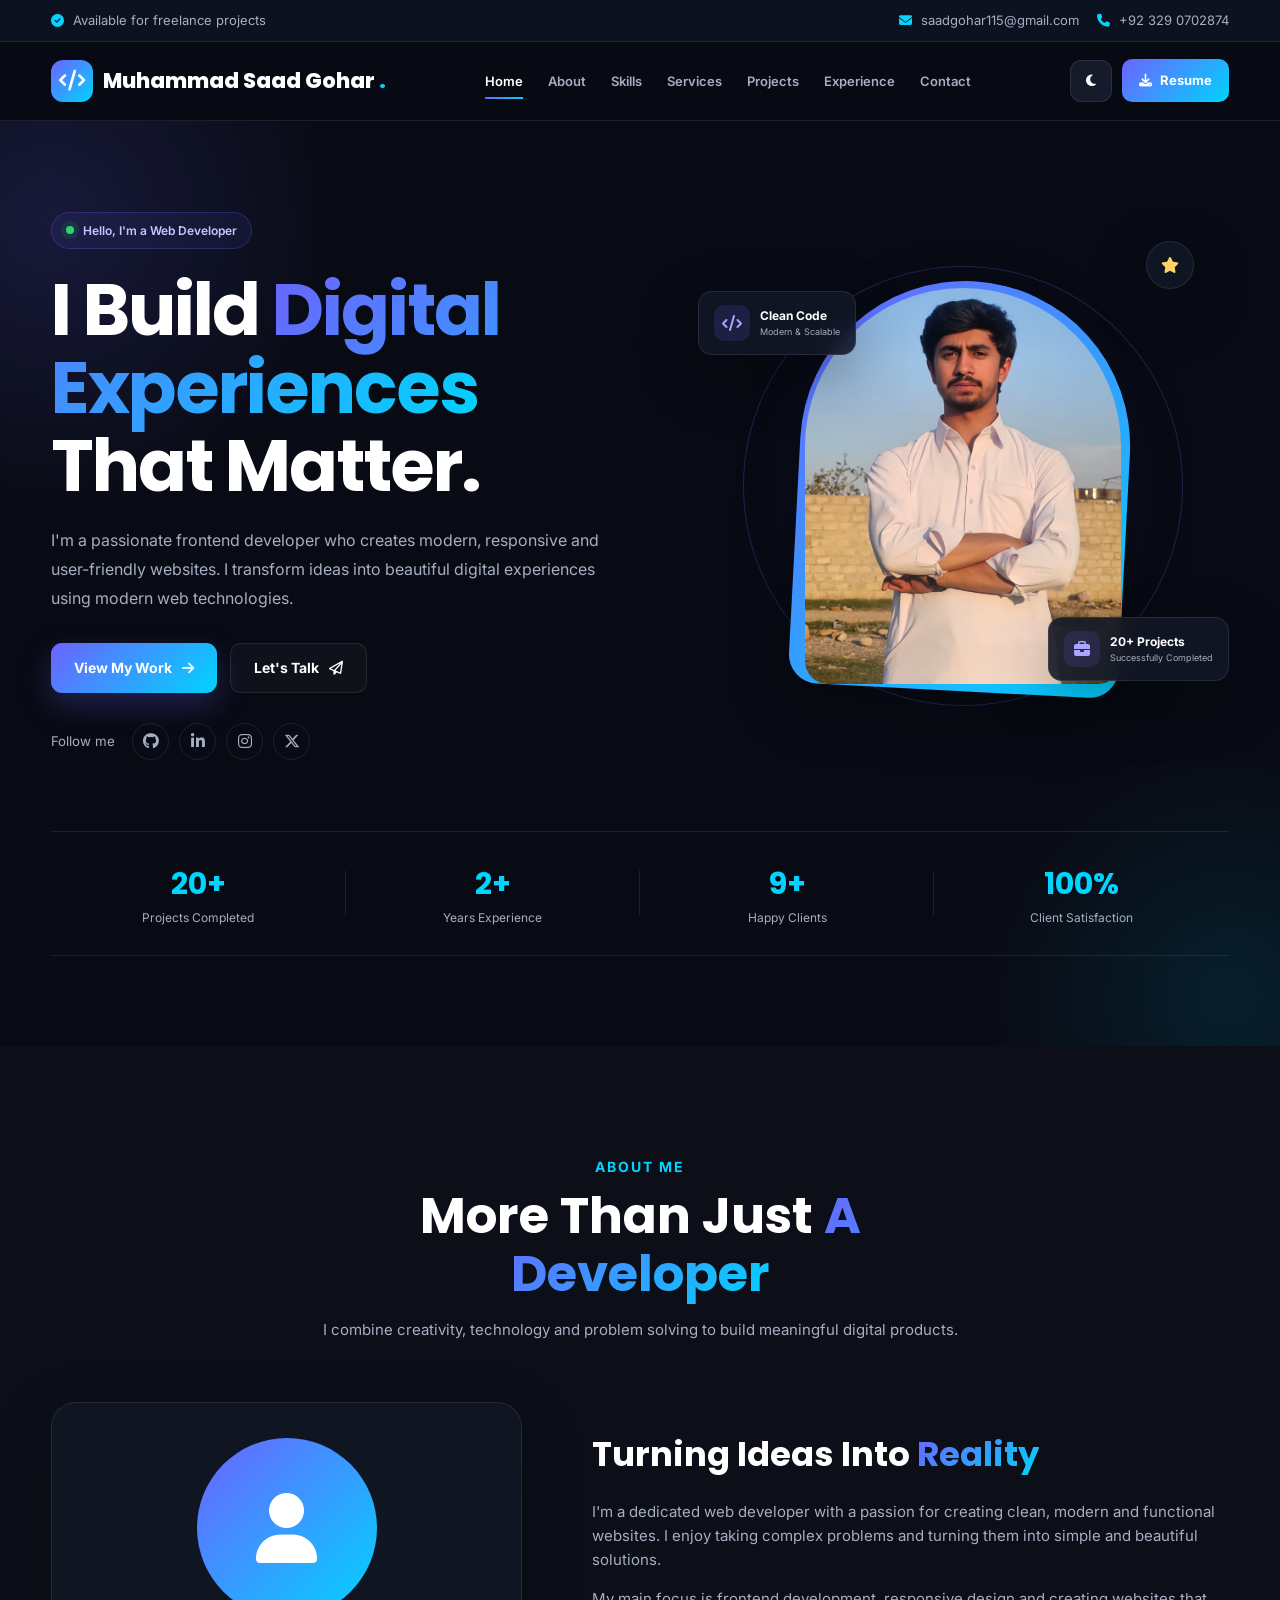
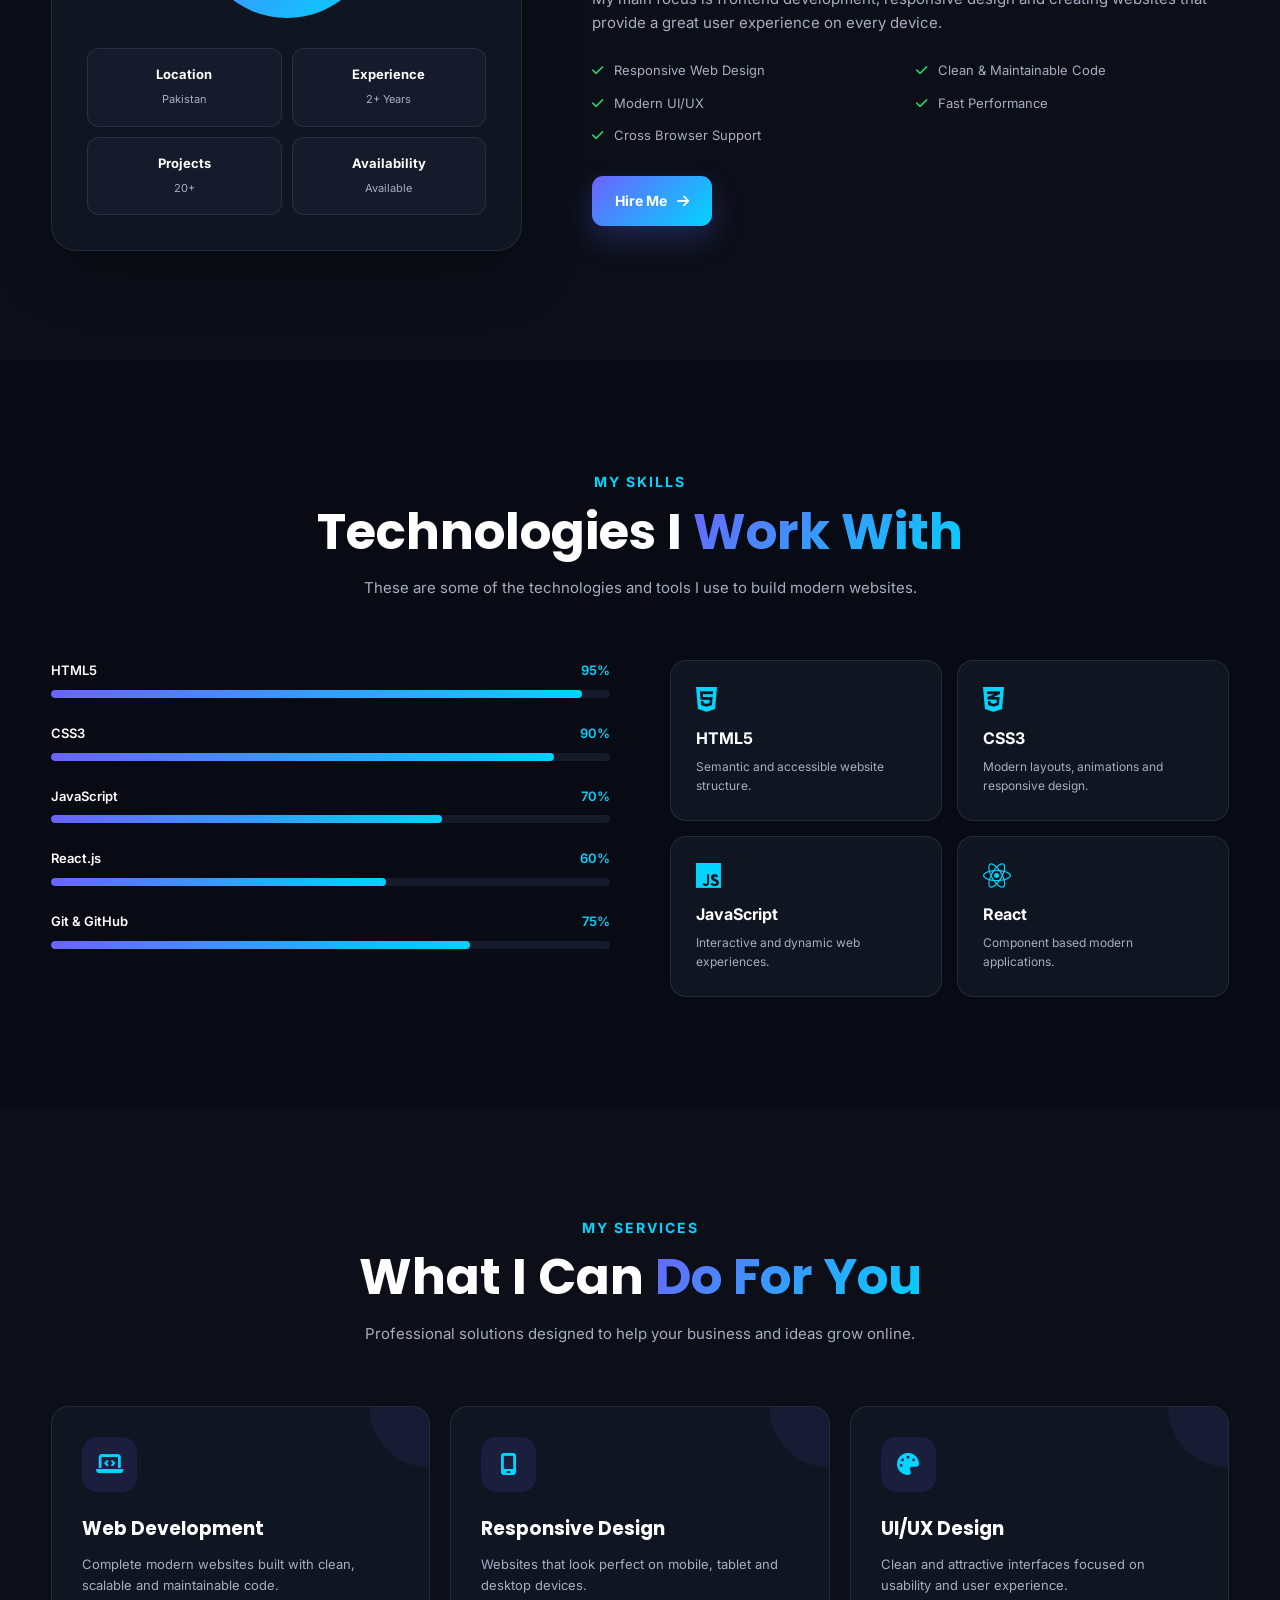
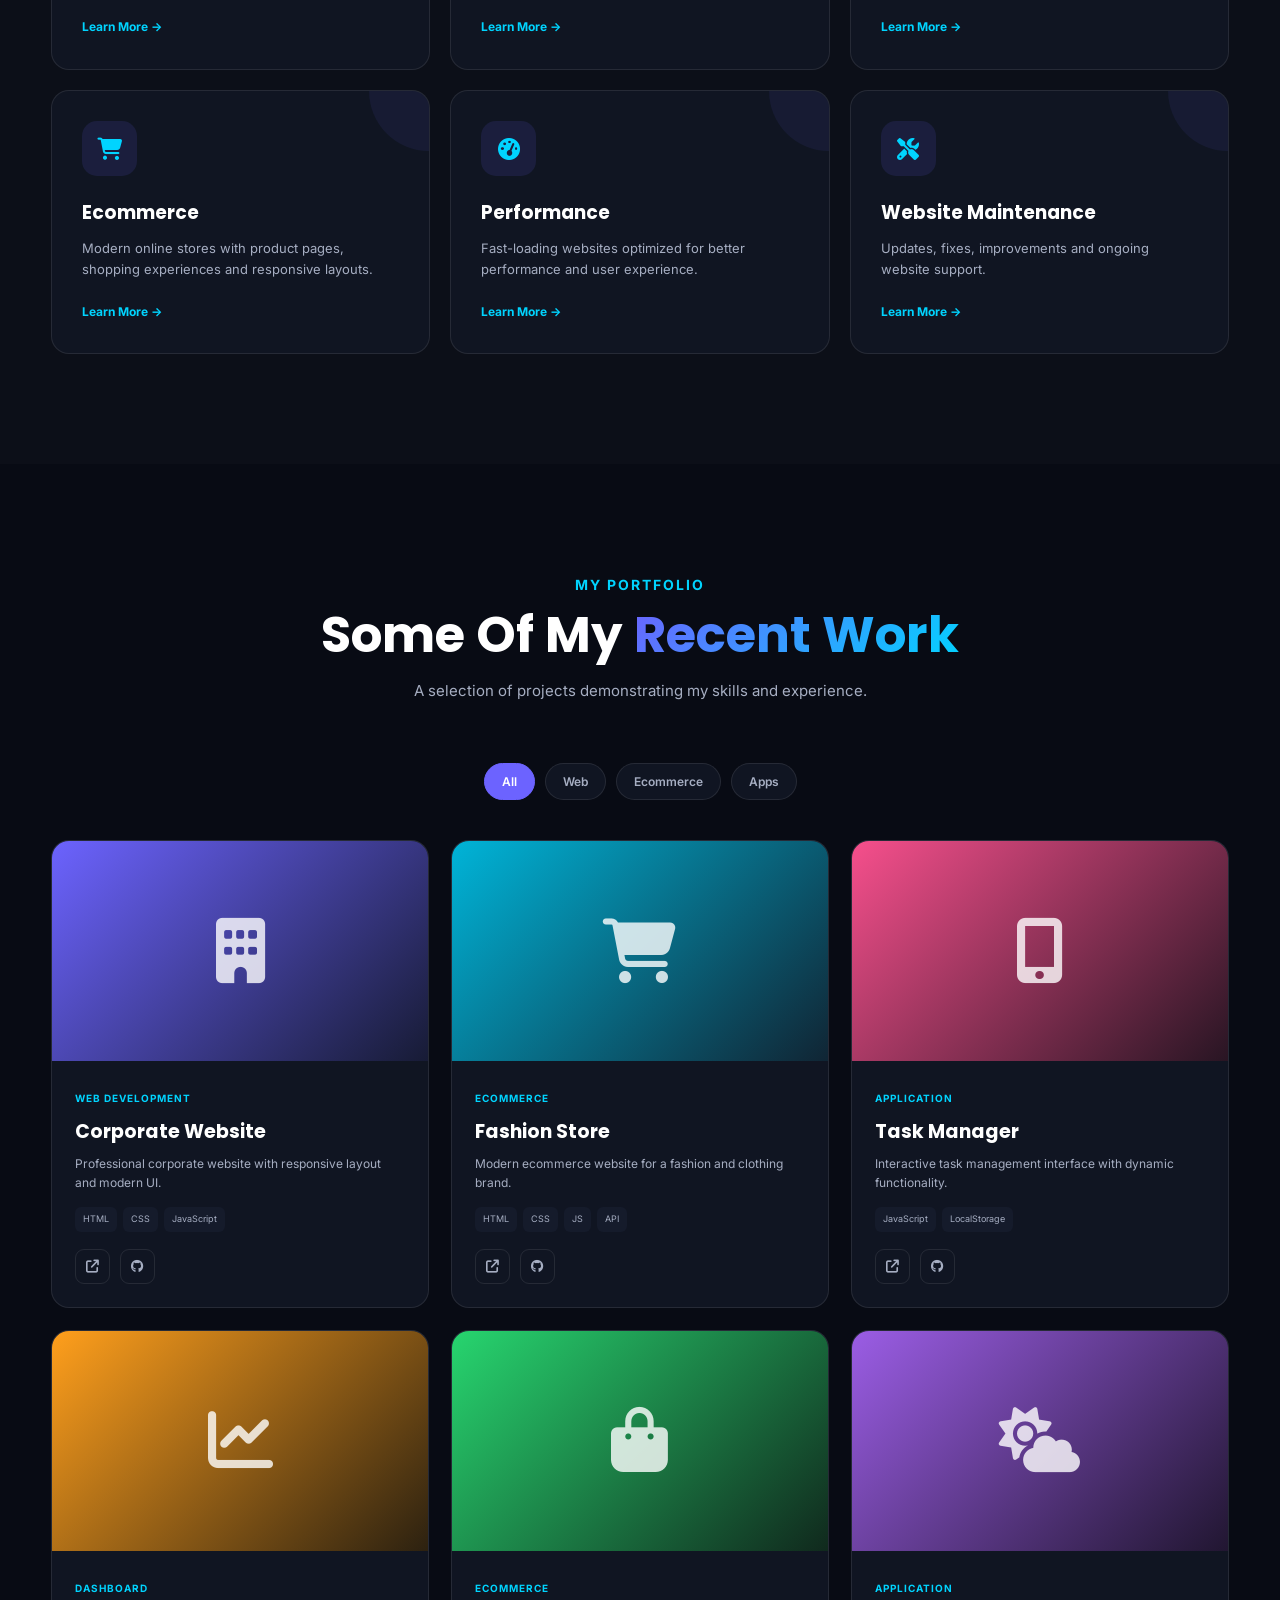
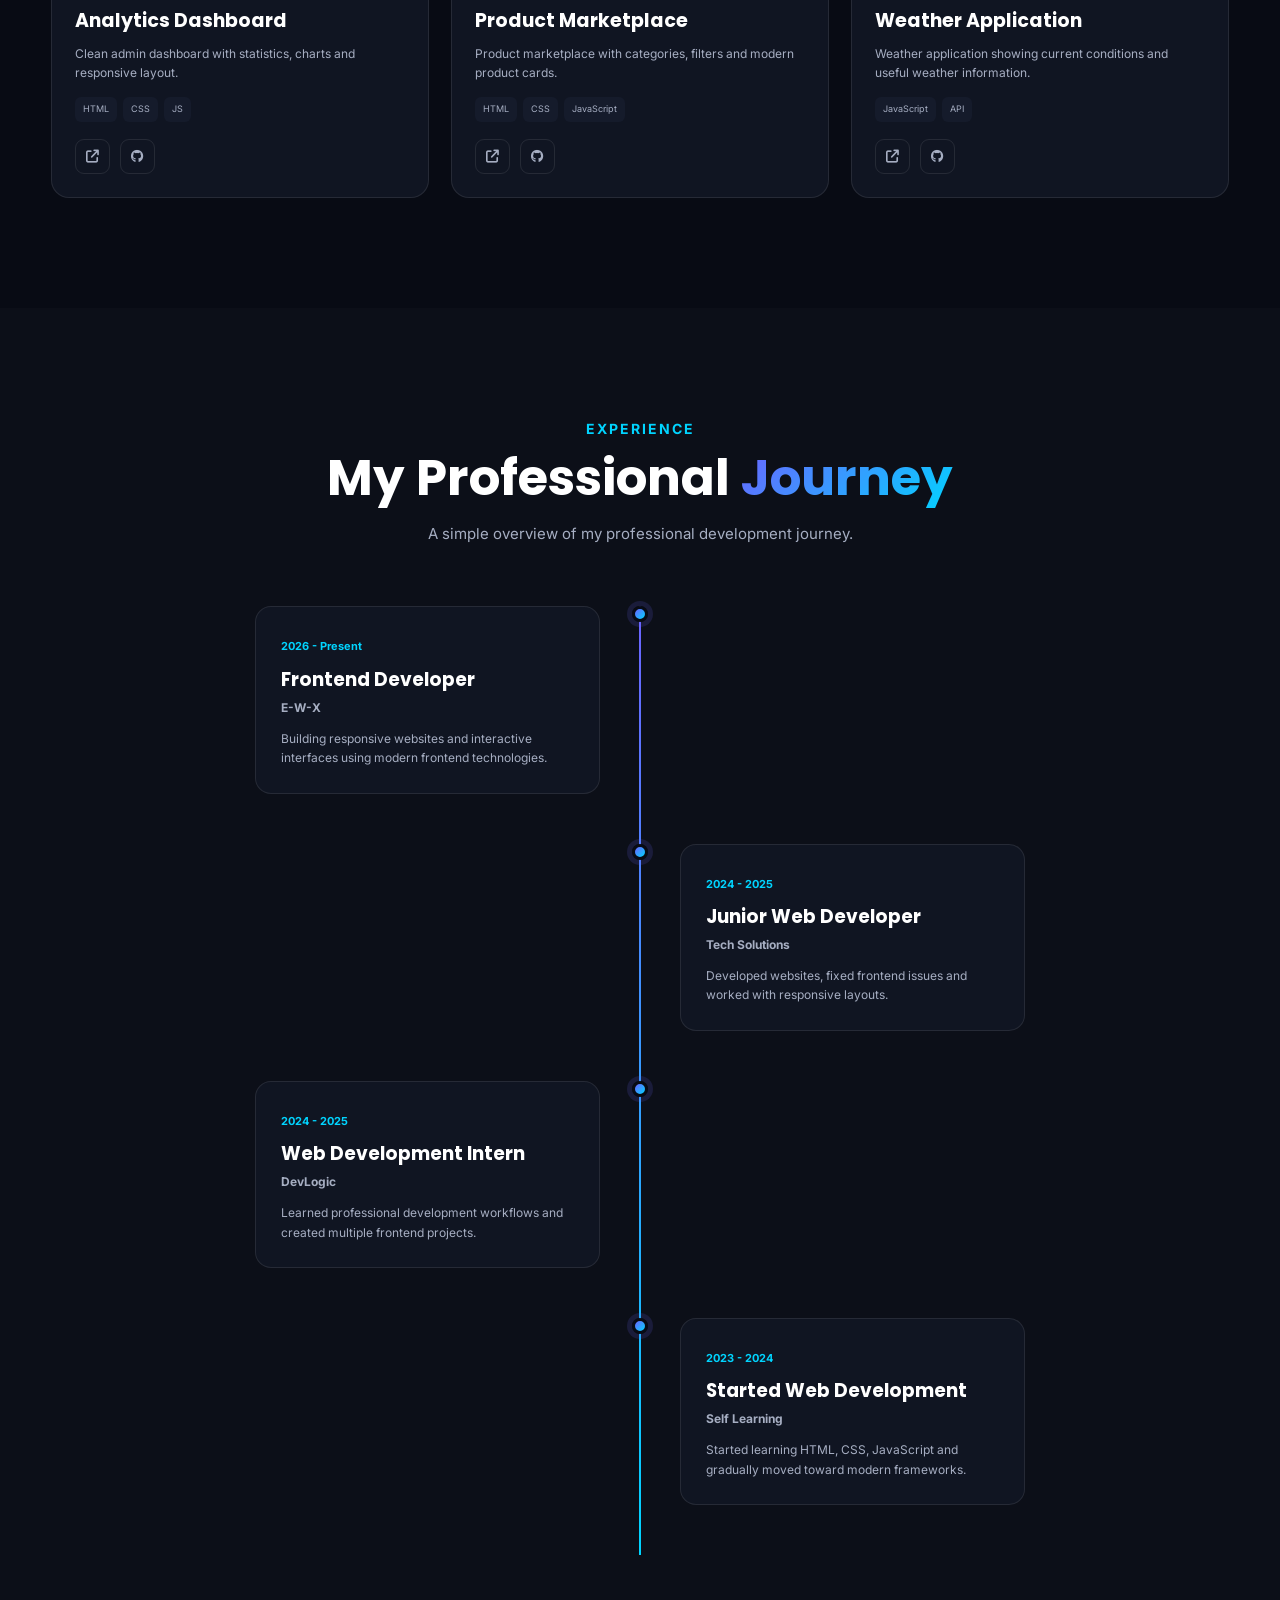
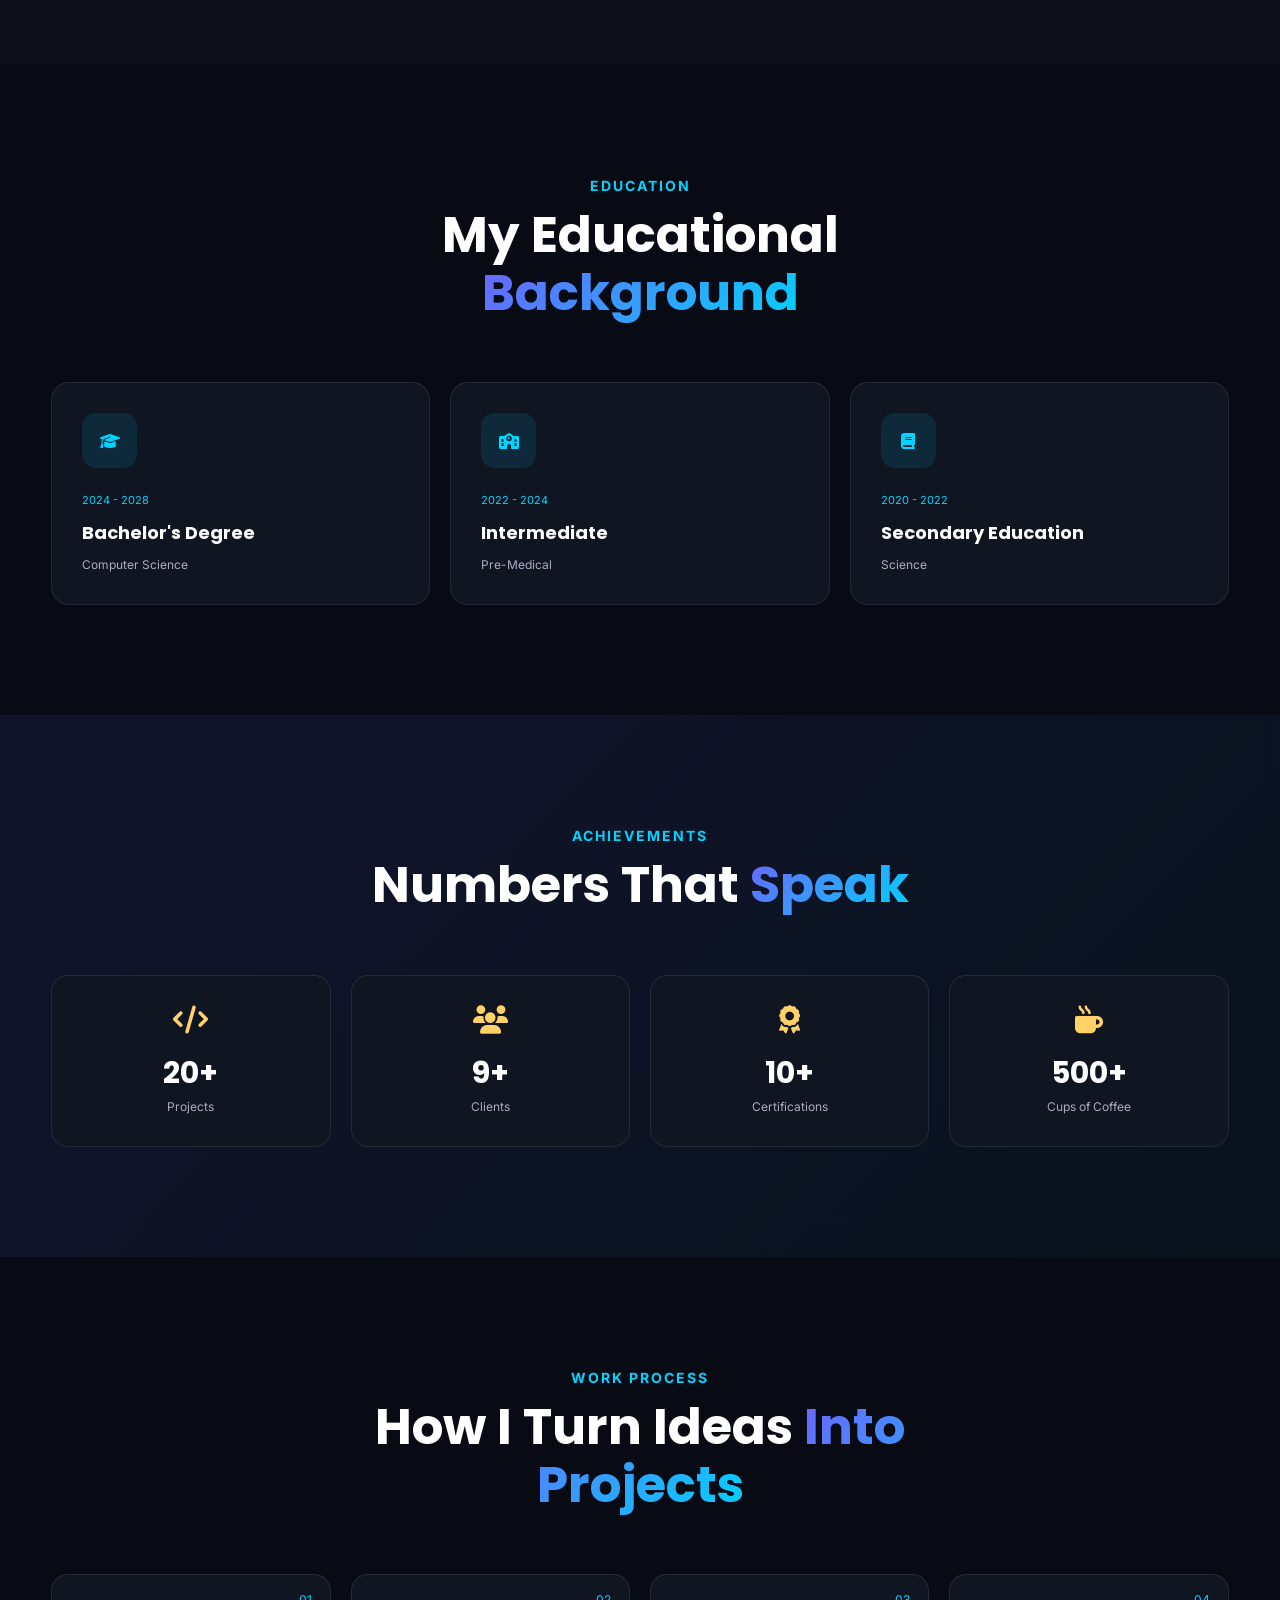
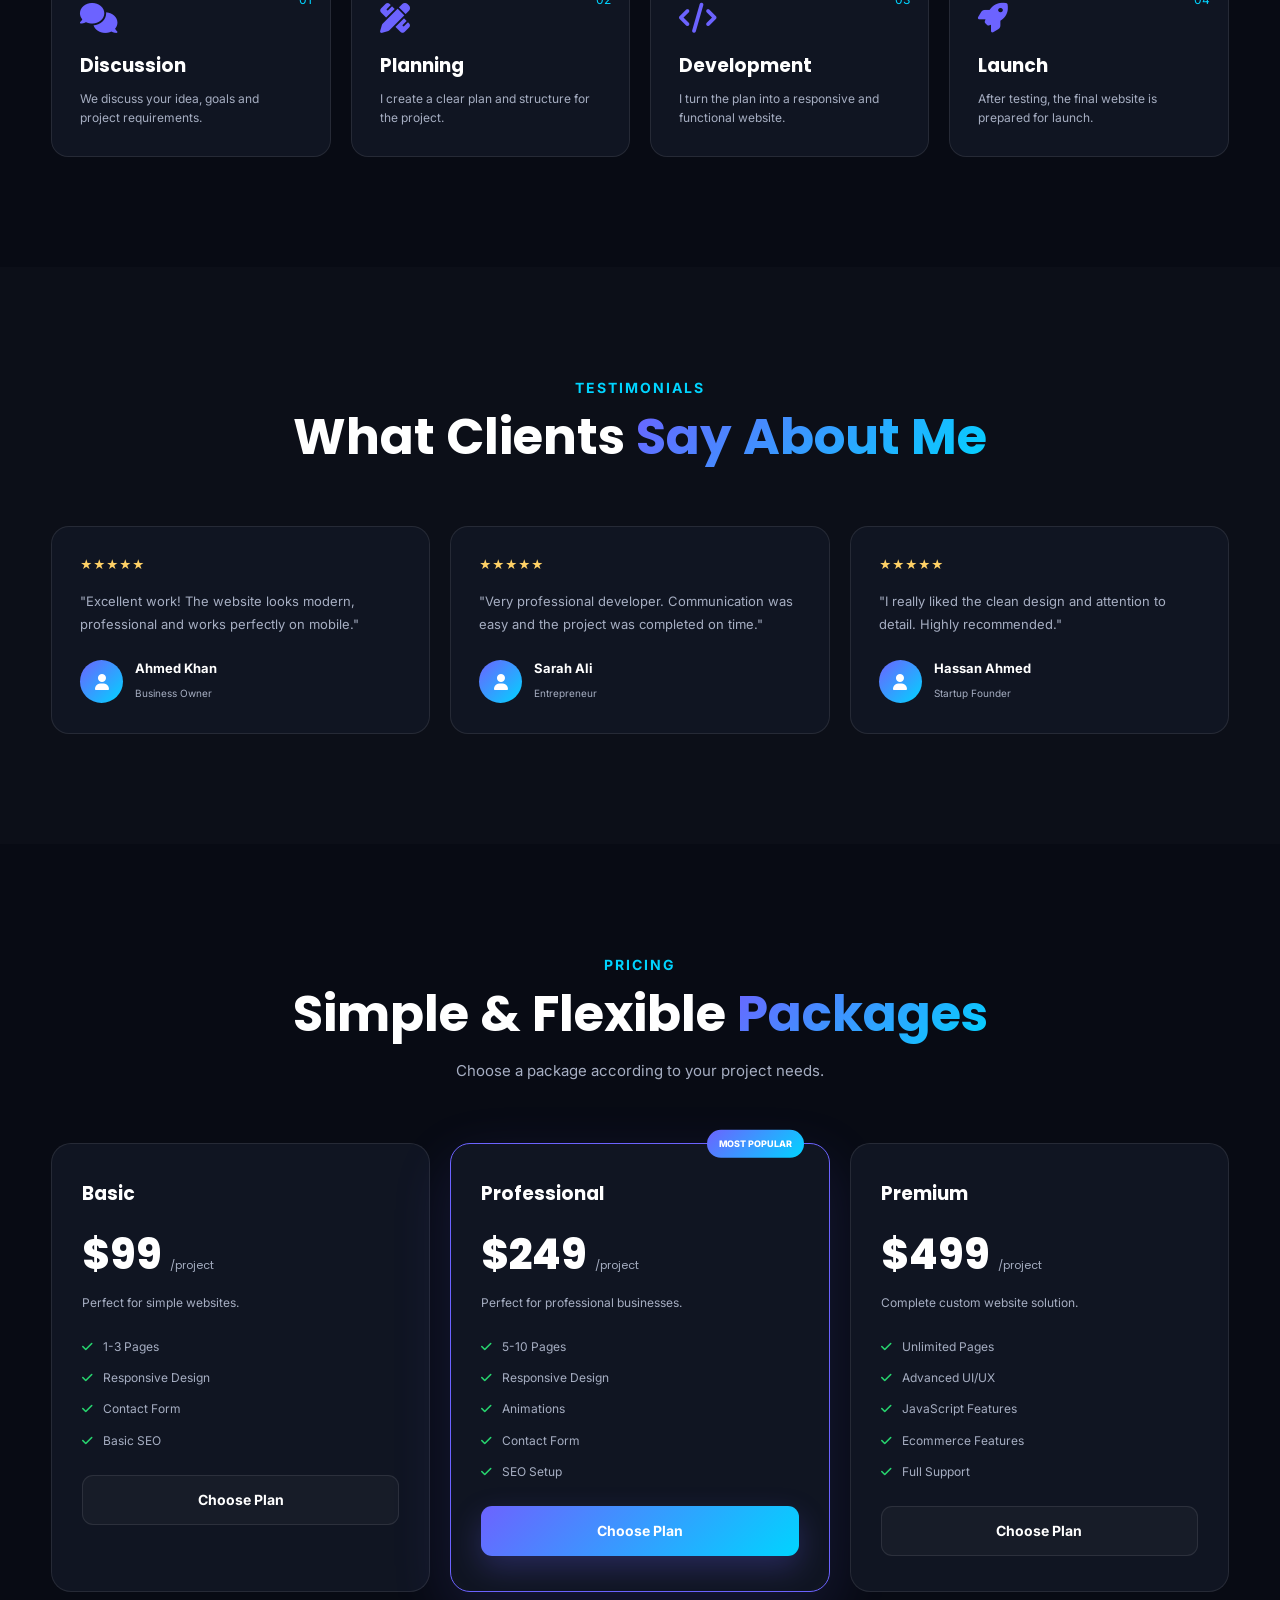
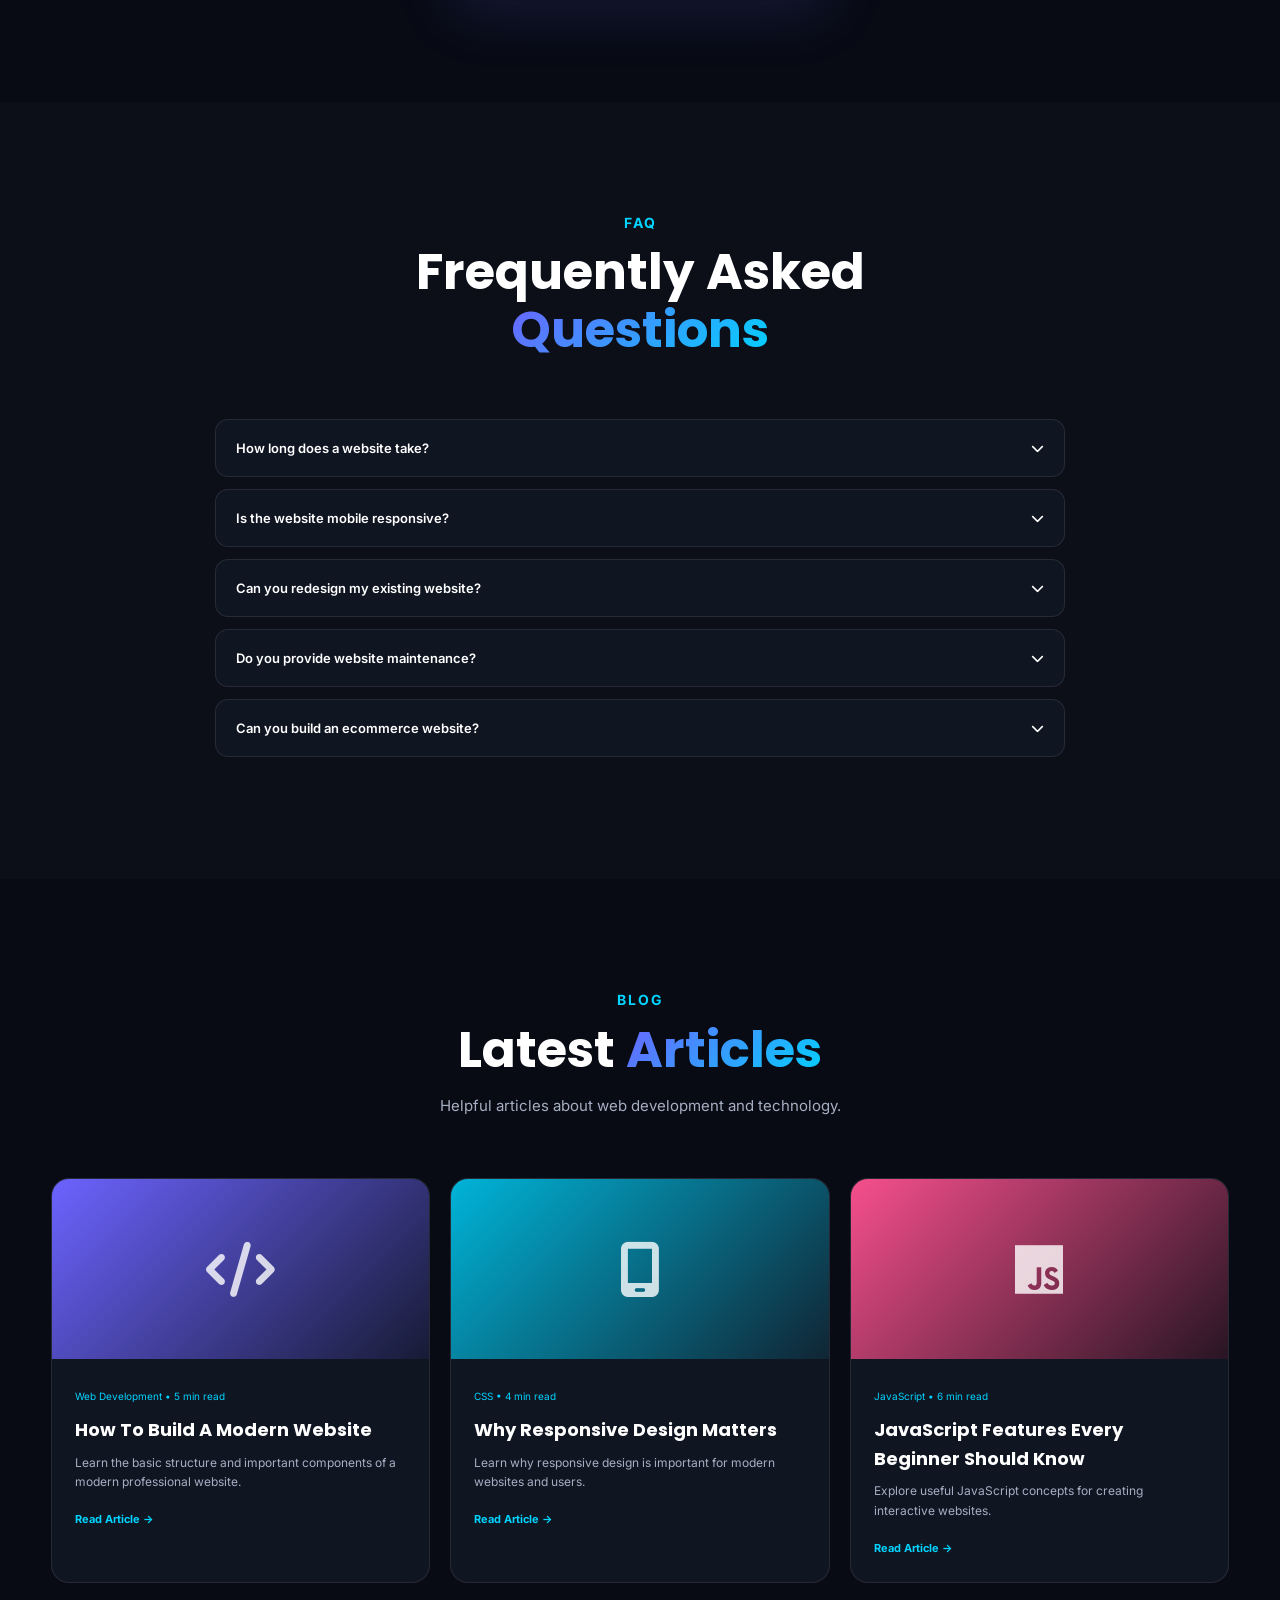
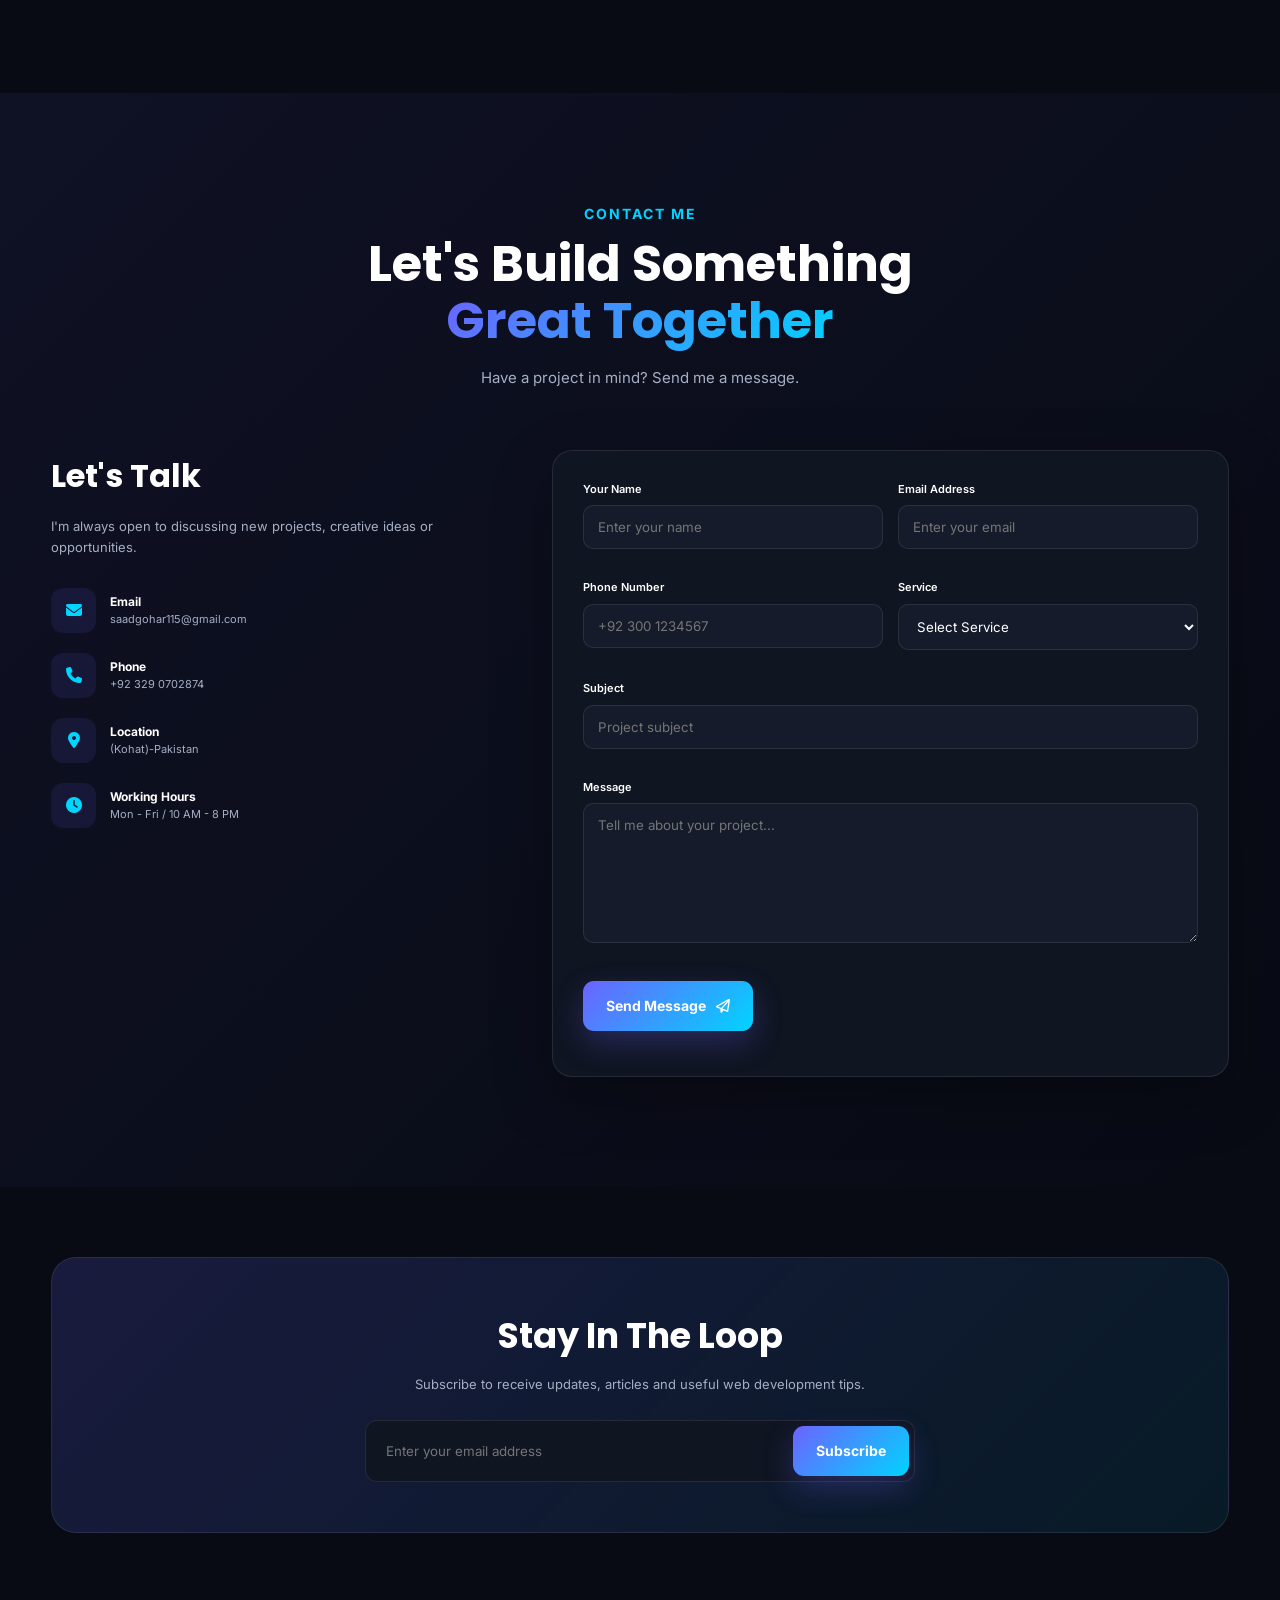
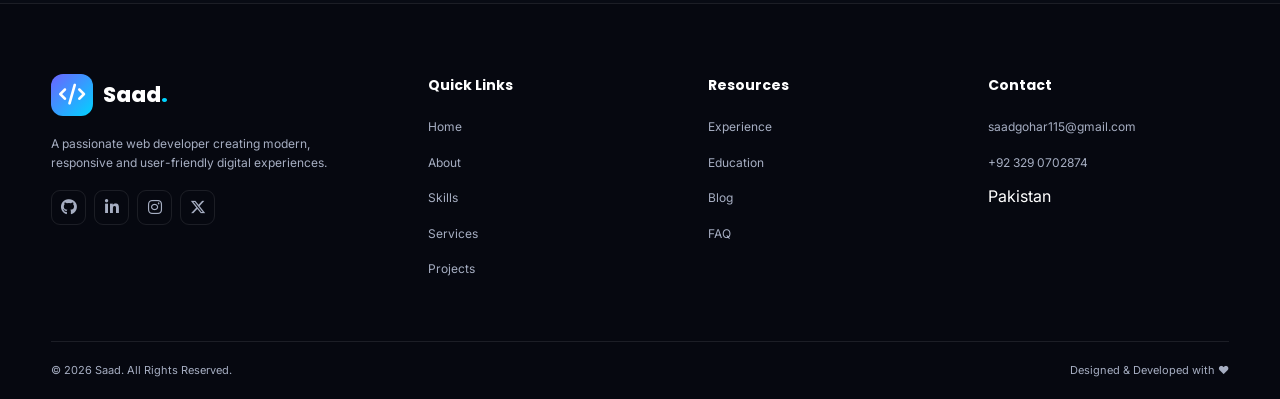
<file: portfolio.html>
<!DOCTYPE html>
<html lang="en">
<head>
    <meta charset="UTF-8">
    <meta name="viewport" content="width=device-width, initial-scale=1.0">

    <meta name="description"
          content="Professional portfolio website of a modern web developer.">

    <meta name="author" content="Your Name">

    <title>Muhammad Saad Gohar| Web Developer Portfolio</title>

    <link rel="stylesheet" href="portfolio.css">

    <!-- Google Fonts -->
    <link rel="preconnect" href="https://fonts.googleapis.com">
    <link rel="preconnect" href="https://fonts.gstatic.com" crossorigin>

    <link href="https://fonts.googleapis.com/css2?family=Inter:wght@300;400;500;600;700;800&family=Poppins:wght@400;500;600;700;800&display=swap"
          rel="stylesheet">

    <!-- Font Awesome -->
    <link rel="stylesheet"
          href="https://cdnjs.cloudflare.com/ajax/libs/font-awesome/6.7.2/css/all.min.css">

</head>


<body>


    <!-- =====================================================
         TOP BAR
    ===================================================== -->

    <div class="topbar">

        <div class="container topbar-content">

            <div class="topbar-left">

                <span>
                    <i class="fa-solid fa-circle-check"></i>
                    Available for freelance projects
                </span>

            </div>

            <div class="topbar-right">

                <a href="mailto:hello@example.com">
                    <i class="fa-solid fa-envelope"></i>
                    saadgohar115@gmail.com
                </a>

                <a href="tel:+923001234567">
                    <i class="fa-solid fa-phone"></i>
                    +92 329 0702874
                </a>

            </div>

        </div>

    </div>


    <!-- =====================================================
         NAVBAR
    ===================================================== -->

    <header>

        <div class="container">

            <nav class="navbar">

                <a href="#home" class="logo">

                    <span class="logo-icon">
                        <i class="fa-solid fa-code"></i>
                    </span>

                    <span>
                        Muhammad Saad Gohar<span> .</span>
                    </span>

                </a>


                <ul class="nav-links" id="navLinks">

                    <li>
                        <a href="#home" class="active">
                            Home
                        </a>
                    </li>

                    <li>
                        <a href="#about">
                            About
                        </a>
                    </li>

                    <li>
                        <a href="#skills">
                            Skills
                        </a>
                    </li>

                    <li>
                        <a href="#services">
                            Services
                        </a>
                    </li>

                    <li>
                        <a href="#projects">
                            Projects
                        </a>
                    </li>

                    <li>
                        <a href="#experience">
                            Experience
                        </a>
                    </li>

                    <li>
                        <a href="#contact">
                            Contact
                        </a>
                    </li>

                </ul>


                <div class="nav-actions">

                    <button class="theme-btn" id="themeBtn">

                        <i class="fa-solid fa-moon"></i>

                    </button>

                    <a href="#" class="resume-btn">

                        <i class="fa-solid fa-download"></i>
                        Resume

                    </a>

                    <button class="menu-btn" id="menuBtn">

                        <i class="fa-solid fa-bars"></i>

                    </button>

                </div>

            </nav>

        </div>

    </header>


    <!-- =====================================================
         HOME
    ===================================================== -->

    <section class="hero" id="home">

        <div class="container">

            <div class="hero-grid">

                <div class="hero-content reveal">

                    <div class="hero-badge">

                        <span class="status"></span>

                        Hello, I'm a Web Developer

                    </div>


                    <h1>

                        I Build
                        <span class="gradient">
                            Digital Experiences
                        </span>
                        That Matter.

                    </h1>


                    <p class="hero-description">

                        I'm a passionate frontend developer who creates
                        modern, responsive and user-friendly websites.
                        I transform ideas into beautiful digital
                        experiences using modern web technologies.

                    </p>


                    <div class="hero-buttons">

                        <a href="#projects"
                           class="btn btn-primary">

                            View My Work

                            <i class="fa-solid fa-arrow-right"></i>

                        </a>


                        <a href="#contact"
                           class="btn btn-outline">

                            Let's Talk

                            <i class="fa-regular fa-paper-plane"></i>

                        </a>

                    </div>


                    <div class="socials">

                        <small>Follow me</small>

                        <a href="https://github.com/saadgohar115-sg" target="_blank">
                            <i class="fa-brands fa-github"></i>
                        </a>

                        <a href="https://www.linkedin.com/in/saad-gohar-bb1572368/?isSelfProfile=true" target="_blank">
                            <i class="fa-brands fa-linkedin-in"></i>
                        </a>

                        <a href="https://www.instagram.com/m_saad.gohar_31/" target="_blank">
                            <i class="fa-brands fa-instagram"></i>
                        </a>

                        <a href="#">
                            <i class="fa-brands fa-x-twitter"></i>
                        </a>

                    </div>

                </div>


                <div class="hero-image-area reveal">

                    <div class="hero-circle"></div>


                    <div class="profile">

                        <div class="profile-inner">

                            <div class="profile-placeholder">
                                
                                <img src="mine.jpeg" alt="Muhammad Saad Gohar">
                            
                            </div>

                        </div>

                    </div>


                    <div class="floating-card card-one">

                        <div class="float-icon">
                            <i class="fa-solid fa-code"></i>
                        </div>

                        <div>

                            <strong>
                                Clean Code
                            </strong>

                            <small>
                                Modern & Scalable
                            </small>

                        </div>

                    </div>


                    <div class="floating-card card-two">

                        <div class="float-icon">
                            <i class="fa-solid fa-briefcase"></i>
                        </div>

                        <div>

                            <strong>
                                20+ Projects
                            </strong>

                            <small>
                                Successfully Completed
                            </small>

                        </div>

                    </div>


                    <div class="floating-card card-three">

                        <i class="fa-solid fa-star"></i>

                    </div>

                </div>

            </div>


            <!-- STATS -->

            <div class="stats reveal">

                <div class="stat">

                    <h3 data-count="20">0+</h3>

                    <p>
                        Projects Completed
                    </p>

                </div>

                <div class="stat">

                    <h3 data-count="2">0+</h3>

                    <p>
                        Years Experience
                    </p>

                </div>

                <div class="stat">

                    <h3 data-count="9">0+</h3>

                    <p>
                        Happy Clients
                    </p>

                </div>

                <div class="stat">

                    <h3 data-count="100">0%</h3>

                    <p>
                        Client Satisfaction
                    </p>

                </div>

            </div>

        </div>

    </section>


    <!-- =====================================================
         ABOUT
    ===================================================== -->

    <section class="section about" id="about">

        <div class="container">

            <div class="section-title reveal">

                <div class="small-title">
                    About Me
                </div>

                <h2>
                    More Than Just
                    <span class="gradient">
                        A Developer
                    </span>
                </h2>

                <p>
                    I combine creativity, technology and problem solving
                    to build meaningful digital products.
                </p>

            </div>


            <div class="about-grid">

                <div class="about-card reveal">

                    <div class="about-avatar">

                        <i class="fa-solid fa-user"></i>

                    </div>


                    <div class="about-mini-info">

                        <div class="mini-box">

                            <strong>Location</strong>

                            <span>
                                Pakistan
                            </span>

                        </div>

                        <div class="mini-box">

                            <strong>Experience</strong>

                            <span>
                                2+ Years
                            </span>

                        </div>

                        <div class="mini-box">

                            <strong>Projects</strong>

                            <span>
                                20+
                            </span>

                        </div>

                        <div class="mini-box">

                            <strong>Availability</strong>

                            <span>
                                Available
                            </span>

                        </div>

                    </div>

                </div>


                <div class="about-content reveal">

                    <h3>
                        Turning Ideas Into
                        <span class="gradient">
                            Reality
                        </span>
                    </h3>

                    <p>
                        I'm a dedicated web developer with a passion for
                        creating clean, modern and functional websites.
                        I enjoy taking complex problems and turning them
                        into simple and beautiful solutions.
                    </p>

                    <p>
                        My main focus is frontend development, responsive
                        design and creating websites that provide a great
                        user experience on every device.
                    </p>


                    <ul class="about-list">

                        <li>
                            <i class="fa-solid fa-check"></i>
                            Responsive Web Design
                        </li>

                        <li>
                            <i class="fa-solid fa-check"></i>
                            Clean & Maintainable Code
                        </li>

                        <li>
                            <i class="fa-solid fa-check"></i>
                            Modern UI/UX
                        </li>

                        <li>
                            <i class="fa-solid fa-check"></i>
                            Fast Performance
                        </li>

                        <li>
                            <i class="fa-solid fa-check"></i>
                            Cross Browser Support
                        </li>

                        <!-- <li>
                            <i class="fa-solid fa-check"></i>
                            Mobile First Development
                        </li> -->

                    </ul>


                    <a href="#contact"
                       class="btn btn-primary">

                        Hire Me

                        <i class="fa-solid fa-arrow-right"></i>

                    </a>

                </div>

            </div>

        </div>

    </section>


    <!-- =====================================================
         SKILLS
    ===================================================== -->

    <section class="section" id="skills">

        <div class="container">

            <div class="section-title reveal">

                <div class="small-title">
                    My Skills
                </div>

                <h2>
                    Technologies I
                    <span class="gradient">
                        Work With
                    </span>
                </h2>

                <p>
                    These are some of the technologies and tools
                    I use to build modern websites.
                </p>

            </div>


            <div class="skills-grid">

                <div class="reveal">

                    <div class="skill-item">

                        <div class="skill-top">

                            <span>HTML5</span>
                            <span>95%</span>

                        </div>

                        <div class="progress">
                            <span data-width="95%"></span>
                        </div>

                    </div>


                    <div class="skill-item">

                        <div class="skill-top">

                            <span>CSS3</span>
                            <span>90%</span>

                        </div>

                        <div class="progress">
                            <span data-width="90%"></span>
                        </div>

                    </div>


                    <div class="skill-item">

                        <div class="skill-top">

                            <span>JavaScript</span>
                            <span>70%</span>

                        </div>

                        <div class="progress">
                            <span data-width="70%"></span>
                        </div>

                    </div>


                    <div class="skill-item">

                        <div class="skill-top">

                            <span>React.js</span>
                            <span>60%</span>

                        </div>

                        <div class="progress">
                            <span data-width="60%"></span>
                        </div>

                    </div>


                    <div class="skill-item">

                        <div class="skill-top">

                            <span>Git & GitHub</span>
                            <span>75%</span>

                        </div>

                        <div class="progress">
                            <span data-width="75%"></span>
                        </div>

                    </div>

                </div>


                <div class="skill-cards reveal">

                    <div class="skill-card">

                        <i class="fa-brands fa-html5"></i>

                        <h4>HTML5</h4>

                        <p>
                            Semantic and accessible website structure.
                        </p>

                    </div>


                    <div class="skill-card">

                        <i class="fa-brands fa-css3-alt"></i>

                        <h4>CSS3</h4>

                        <p>
                            Modern layouts, animations and responsive design.
                        </p>

                    </div>


                    <div class="skill-card">

                        <i class="fa-brands fa-js"></i>

                        <h4>JavaScript</h4>

                        <p>
                            Interactive and dynamic web experiences.
                        </p>

                    </div>


                    <div class="skill-card">

                        <i class="fa-brands fa-react"></i>

                        <h4>React</h4>

                        <p>
                            Component based modern applications.
                        </p>

                    </div>

                </div>

            </div>

        </div>

    </section>


    <!-- =====================================================
         SERVICES
    ===================================================== -->

    <section class="section services" id="services">

        <div class="container">

            <div class="section-title reveal">

                <div class="small-title">
                    My Services
                </div>

                <h2>
                    What I Can
                    <span class="gradient">
                        Do For You
                    </span>
                </h2>

                <p>
                    Professional solutions designed to help your
                    business and ideas grow online.
                </p>

            </div>


            <div class="services-grid">


                <div class="service-card reveal">

                    <div class="service-icon">
                        <i class="fa-solid fa-laptop-code"></i>
                    </div>

                    <h3>
                        Web Development
                    </h3>

                    <p>
                        Complete modern websites built with clean,
                        scalable and maintainable code.
                    </p>

                    <a href="#contact">
                        Learn More →
                    </a>

                </div>


                <div class="service-card reveal">

                    <div class="service-icon">
                        <i class="fa-solid fa-mobile-screen"></i>
                    </div>

                    <h3>
                        Responsive Design
                    </h3>

                    <p>
                        Websites that look perfect on mobile,
                        tablet and desktop devices.
                    </p>

                    <a href="#contact">
                        Learn More →
                    </a>

                </div>


                <div class="service-card reveal">

                    <div class="service-icon">
                        <i class="fa-solid fa-palette"></i>
                    </div>

                    <h3>
                        UI/UX Design
                    </h3>

                    <p>
                        Clean and attractive interfaces focused
                        on usability and user experience.
                    </p>

                    <a href="#contact">
                        Learn More →
                    </a>

                </div>


                <div class="service-card reveal">

                    <div class="service-icon">
                        <i class="fa-solid fa-cart-shopping"></i>
                    </div>

                    <h3>
                        Ecommerce
                    </h3>

                    <p>
                        Modern online stores with product pages,
                        shopping experiences and responsive layouts.
                    </p>

                    <a href="#contact">
                        Learn More →
                    </a>

                </div>


                <div class="service-card reveal">

                    <div class="service-icon">
                        <i class="fa-solid fa-gauge-high"></i>
                    </div>

                    <h3>
                        Performance
                    </h3>

                    <p>
                        Fast-loading websites optimized for better
                        performance and user experience.
                    </p>

                    <a href="#contact">
                        Learn More →
                    </a>

                </div>


                <div class="service-card reveal">

                    <div class="service-icon">
                        <i class="fa-solid fa-screwdriver-wrench"></i>
                    </div>

                    <h3>
                        Website Maintenance
                    </h3>

                    <p>
                        Updates, fixes, improvements and ongoing
                        website support.
                    </p>

                    <a href="#contact">
                        Learn More →
                    </a>

                </div>

            </div>

        </div>

    </section>


    <!-- =====================================================
         PROJECTS
    ===================================================== -->

    <section class="section" id="projects">

        <div class="container">

            <div class="section-title reveal">

                <div class="small-title">
                    My Portfolio
                </div>

                <h2>
                    Some Of My
                    <span class="gradient">
                        Recent Work
                    </span>
                </h2>

                <p>
                    A selection of projects demonstrating my skills
                    and experience.
                </p>

            </div>


            <div class="filter-buttons">

                <button class="filter-btn active"
                        data-filter="all">
                    All
                </button>

                <button class="filter-btn"
                        data-filter="web">
                    Web
                </button>

                <button class="filter-btn"
                        data-filter="ecommerce">
                    Ecommerce
                </button>

                <button class="filter-btn"
                        data-filter="app">
                    Apps
                </button>

            </div>


            <div class="projects-grid">


                <div class="project-card reveal"
                     data-category="web">

                    <div class="project-image one">

                        <i class="fa-solid fa-building"></i>

                    </div>

                    <div class="project-info">

                        <span class="project-tag">
                            Web Development
                        </span>

                        <h3>
                            Corporate Website
                        </h3>

                        <p>
                            Professional corporate website with
                            responsive layout and modern UI.
                        </p>

                        <div class="tech-list">

                            <span>HTML</span>
                            <span>CSS</span>
                            <span>JavaScript</span>

                        </div>

                        <div class="project-links">

                            <a href="/Peshawar-Estate/index.html">
                                <i class="fa-solid fa-arrow-up-right-from-square"></i>
                            </a>

                            <a href="#">
                                <i class="fa-brands fa-github"></i>
                            </a>

                        </div>

                    </div>

                </div>


                <div class="project-card reveal"
                     data-category="ecommerce">

                    <div class="project-image two">

                        <i class="fa-solid fa-cart-shopping"></i>

                    </div>

                    <div class="project-info">

                        <span class="project-tag">
                            Ecommerce
                        </span>

                        <h3>
                            Fashion Store
                        </h3>

                        <p>
                            Modern ecommerce website for a fashion
                            and clothing brand.
                        </p>

                        <div class="tech-list">

                            <span>HTML</span>
                            <span>CSS</span>
                            <span>JS</span>
                            <span>API</span>

                        </div>

                        <div class="project-links">

                            <a href="/ecommerce-website/main.html">
                                <i class="fa-solid fa-arrow-up-right-from-square"></i>
                            </a>

                            <a href="#">
                                <i class="fa-brands fa-github"></i>
                            </a>

                        </div>

                    </div>

                </div>


                <div class="project-card reveal"
                     data-category="app">

                    <div class="project-image three">

                        <i class="fa-solid fa-mobile-screen-button"></i>

                    </div>

                    <div class="project-info">

                        <span class="project-tag">
                            Application
                        </span>

                        <h3>
                            Task Manager
                        </h3>

                        <p>
                            Interactive task management interface
                            with dynamic functionality.
                        </p>

                        <div class="tech-list">

                            <span>JavaScript</span>
                            <span>LocalStorage</span>

                        </div>

                        <div class="project-links">

                            <a href="/task-manager/index.html">
                                <i class="fa-solid fa-arrow-up-right-from-square"></i>
                            </a>

                            <a href="#">
                                <i class="fa-brands fa-github"></i>
                            </a>

                        </div>

                    </div>

                </div>


                <div class="project-card reveal"
                     data-category="web">

                    <div class="project-image four">

                        <i class="fa-solid fa-chart-line"></i>

                    </div>

                    <div class="project-info">

                        <span class="project-tag">
                            Dashboard
                        </span>

                        <h3>
                            Analytics Dashboard
                        </h3>

                        <p>
                            Clean admin dashboard with statistics,
                            charts and responsive layout.
                        </p>

                        <div class="tech-list">

                            <span>HTML</span>
                            <span>CSS</span>
                            <span>JS</span>

                        </div>

                        <div class="project-links">

                            <a href="/analytics-dashboard/index.html">
                                <i class="fa-solid fa-arrow-up-right-from-square"></i>
                            </a>

                            <a href="#">
                                <i class="fa-brands fa-github"></i>
                            </a>

                        </div>

                    </div>

                </div>


                <div class="project-card reveal"
                     data-category="ecommerce">

                    <div class="project-image five">

                        <i class="fa-solid fa-bag-shopping"></i>

                    </div>

                    <div class="project-info">

                        <span class="project-tag">
                            Ecommerce
                        </span>

                        <h3>
                            Product Marketplace
                        </h3>

                        <p>
                            Product marketplace with categories,
                            filters and modern product cards.
                        </p>

                        <div class="tech-list">

                            <span>HTML</span>
                            <span>CSS</span>
                            <span>JavaScript</span>

                        </div>

                        <div class="project-links">

                            <a href="/ecommerce-website/main.html">
                                <i class="fa-solid fa-arrow-up-right-from-square"></i>
                            </a>

                            <a href="#">
                                <i class="fa-brands fa-github"></i>
                            </a>

                        </div>

                    </div>

                </div>


                <div class="project-card reveal"
                     data-category="app">

                    <div class="project-image six">

                        <i class="fa-solid fa-cloud-sun"></i>

                    </div>

                    <div class="project-info">

                        <span class="project-tag">
                            Application
                        </span>

                        <h3>
                            Weather Application
                        </h3>

                        <p>
                            Weather application showing current
                            conditions and useful weather information.
                        </p>

                        <div class="tech-list">

                            <span>JavaScript</span>
                            <span>API</span>

                        </div>

                        <div class="project-links">

                            <a href="/weather-app/index.html">
                                <i class="fa-solid fa-arrow-up-right-from-square"></i>
                            </a>

                            <a href="#">
                                <i class="fa-brands fa-github"></i>
                            </a>

                        </div>

                    </div>

                </div>

            </div>

        </div>

    </section>


    <!-- =====================================================
         EXPERIENCE
    ===================================================== -->

    <section class="section services"
             id="experience">

        <div class="container">

            <div class="section-title reveal">

                <div class="small-title">
                    Experience
                </div>

                <h2>
                    My Professional
                    <span class="gradient">
                        Journey
                    </span>
                </h2>

                <p>
                    A simple overview of my professional development journey.
                </p>

            </div>


            <div class="timeline">


                <div class="timeline-item reveal">

                    <div class="timeline-dot"></div>

                    <div class="timeline-content">

                        <span class="timeline-date">
                            2026 - Present
                        </span>

                        <h3>
                            Frontend Developer
                        </h3>

                        <h4>
                            E-W-X
                        </h4>

                        <p>
                            Building responsive websites and interactive
                            interfaces using modern frontend technologies.
                        </p>

                    </div>

                </div>


                <div class="timeline-item reveal">

                    <div class="timeline-dot"></div>

                    <div class="timeline-content">

                        <span class="timeline-date">
                            2024 - 2025
                        </span>

                        <h3>
                            Junior Web Developer
                        </h3>

                        <h4>
                            Tech Solutions
                        </h4>

                        <p>
                            Developed websites, fixed frontend issues
                            and worked with responsive layouts.
                        </p>

                    </div>

                </div>


                <div class="timeline-item reveal">

                    <div class="timeline-dot"></div>

                    <div class="timeline-content">

                        <span class="timeline-date">
                            2024 - 2025
                        </span>

                        <h3>
                            Web Development Intern
                        </h3>

                        <h4>
                            DevLogic
                        </h4>

                        <p>
                            Learned professional development workflows
                            and created multiple frontend projects.
                        </p>

                    </div>

                </div>


                <div class="timeline-item reveal">

                    <div class="timeline-dot"></div>

                    <div class="timeline-content">

                        <span class="timeline-date">
                            2023 - 2024
                        </span>

                        <h3>
                            Started Web Development
                        </h3>

                        <h4>
                            Self Learning
                        </h4>

                        <p>
                            Started learning HTML, CSS, JavaScript and
                            gradually moved toward modern frameworks.
                        </p>

                    </div>

                </div>

            </div>

        </div>

    </section>


    <!-- =====================================================
         EDUCATION
    ===================================================== -->

    <section class="section" id="education">

        <div class="container">

            <div class="section-title reveal">

                <div class="small-title">
                    Education
                </div>

                <h2>
                    My Educational
                    <span class="gradient">
                        Background
                    </span>
                </h2>

            </div>


            <div class="education-grid">


                <div class="education-card reveal">

                    <div class="education-icon">
                        <i class="fa-solid fa-graduation-cap"></i>
                    </div>

                    <span>
                        2024 - 2028
                    </span>

                    <h3>
                        Bachelor's Degree
                    </h3>

                    <p>
                        Computer Science
                    </p>

                </div>


                <div class="education-card reveal">

                    <div class="education-icon">
                        <i class="fa-solid fa-school"></i>
                    </div>

                    <span>
                        2022 - 2024
                    </span>

                    <h3>
                        Intermediate
                    </h3>

                    <p>
                        Pre-Medical
                    </p>

                </div>


                <div class="education-card reveal">

                    <div class="education-icon">
                        <i class="fa-solid fa-book"></i>
                    </div>

                    <span>
                        2020 - 2022
                    </span>

                    <h3>
                        Secondary Education
                    </h3>

                    <p>
                        Science
                    </p>

                </div>

            </div>

        </div>

    </section>


    <!-- =====================================================
         ACHIEVEMENTS
    ===================================================== -->

    <section class="section achievement-section">

        <div class="container">

            <div class="section-title reveal">

                <div class="small-title">
                    Achievements
                </div>

                <h2>
                    Numbers That
                    <span class="gradient">
                        Speak
                    </span>
                </h2>

            </div>


            <div class="achievement-grid">


                <div class="achievement-card reveal">

                    <i class="fa-solid fa-code"></i>

                    <h3>20+</h3>

                    <p>
                        Projects
                    </p>

                </div>


                <div class="achievement-card reveal">

                    <i class="fa-solid fa-users"></i>

                    <h3>9+</h3>

                    <p>
                        Clients
                    </p>

                </div>


                <div class="achievement-card reveal">

                    <i class="fa-solid fa-award"></i>

                    <h3>10+</h3>

                    <p>
                        Certifications
                    </p>

                </div>


                <div class="achievement-card reveal">

                    <i class="fa-solid fa-mug-hot"></i>

                    <h3>500+</h3>

                    <p>
                        Cups of Coffee
                    </p>

                </div>

            </div>

        </div>

    </section>


    <!-- =====================================================
         WORK PROCESS
    ===================================================== -->

    <section class="section">

        <div class="container">

            <div class="section-title reveal">

                <div class="small-title">
                    Work Process
                </div>

                <h2>
                    How I Turn Ideas
                    <span class="gradient">
                        Into Projects
                    </span>
                </h2>

            </div>


            <div class="process-grid">


                <div class="process-card reveal">

                    <i class="fa-solid fa-comments"></i>

                    <h3>
                        Discussion
                    </h3>

                    <p>
                        We discuss your idea, goals and project
                        requirements.
                    </p>

                </div>


                <div class="process-card reveal">

                    <i class="fa-solid fa-pen-ruler"></i>

                    <h3>
                        Planning
                    </h3>

                    <p>
                        I create a clear plan and structure for
                        the project.
                    </p>

                </div>


                <div class="process-card reveal">

                    <i class="fa-solid fa-code"></i>

                    <h3>
                        Development
                    </h3>

                    <p>
                        I turn the plan into a responsive and
                        functional website.
                    </p>

                </div>


                <div class="process-card reveal">

                    <i class="fa-solid fa-rocket"></i>

                    <h3>
                        Launch
                    </h3>

                    <p>
                        After testing, the final website is
                        prepared for launch.
                    </p>

                </div>

            </div>

        </div>

    </section>


    <!-- =====================================================
         TESTIMONIALS
    ===================================================== -->

    <section class="section services">

        <div class="container">

            <div class="section-title reveal">

                <div class="small-title">
                    Testimonials
                </div>

                <h2>
                    What Clients
                    <span class="gradient">
                        Say About Me
                    </span>
                </h2>

            </div>


            <div class="testimonial-grid">


                <div class="testimonial reveal">

                    <div class="stars">
                        ★★★★★
                    </div>

                    <p>
                        "Excellent work! The website looks modern,
                        professional and works perfectly on mobile."
                    </p>

                    <div class="client">

                        <div class="client-avatar">
                            <i class="fa-solid fa-user"></i>
                        </div>

                        <div>

                            <strong>
                                Ahmed Khan
                            </strong>

                            <span>
                                Business Owner
                            </span>

                        </div>

                    </div>

                </div>


                <div class="testimonial reveal">

                    <div class="stars">
                        ★★★★★
                    </div>

                    <p>
                        "Very professional developer. Communication
                        was easy and the project was completed on time."
                    </p>

                    <div class="client">

                        <div class="client-avatar">
                            <i class="fa-solid fa-user"></i>
                        </div>

                        <div>

                            <strong>
                                Sarah Ali
                            </strong>

                            <span>
                                Entrepreneur
                            </span>

                        </div>

                    </div>

                </div>


                <div class="testimonial reveal">

                    <div class="stars">
                        ★★★★★
                    </div>

                    <p>
                        "I really liked the clean design and attention
                        to detail. Highly recommended."
                    </p>

                    <div class="client">

                        <div class="client-avatar">
                            <i class="fa-solid fa-user"></i>
                        </div>

                        <div>

                            <strong>
                                Hassan Ahmed
                            </strong>

                            <span>
                                Startup Founder
                            </span>

                        </div>

                    </div>

                </div>

            </div>

        </div>

    </section>


    <!-- =====================================================
         PRICING
    ===================================================== -->

    <section class="section" id="pricing">

        <div class="container">

            <div class="section-title reveal">

                <div class="small-title">
                    Pricing
                </div>

                <h2>
                    Simple & Flexible
                    <span class="gradient">
                        Packages
                    </span>
                </h2>

                <p>
                    Choose a package according to your project needs.
                </p>

            </div>


            <div class="pricing-grid">


                <div class="price-card reveal">

                    <h3>
                        Basic
                    </h3>

                    <div class="price">
                        $99
                        <small>/project</small>
                    </div>

                    <p>
                        Perfect for simple websites.
                    </p>

                    <ul class="price-list">

                        <li>
                            <i class="fa-solid fa-check"></i>
                            1-3 Pages
                        </li>

                        <li>
                            <i class="fa-solid fa-check"></i>
                            Responsive Design
                        </li>

                        <li>
                            <i class="fa-solid fa-check"></i>
                            Contact Form
                        </li>

                        <li>
                            <i class="fa-solid fa-check"></i>
                            Basic SEO
                        </li>

                    </ul>

                    <a href="#contact"
                       class="btn btn-outline">
                        Choose Plan
                    </a>

                </div>


                <div class="price-card featured reveal">

                    <div class="popular">
                        MOST POPULAR
                    </div>

                    <h3>
                        Professional
                    </h3>

                    <div class="price">
                        $249
                        <small>/project</small>
                    </div>

                    <p>
                        Perfect for professional businesses.
                    </p>

                    <ul class="price-list">

                        <li>
                            <i class="fa-solid fa-check"></i>
                            5-10 Pages
                        </li>

                        <li>
                            <i class="fa-solid fa-check"></i>
                            Responsive Design
                        </li>

                        <li>
                            <i class="fa-solid fa-check"></i>
                            Animations
                        </li>

                        <li>
                            <i class="fa-solid fa-check"></i>
                            Contact Form
                        </li>

                        <li>
                            <i class="fa-solid fa-check"></i>
                            SEO Setup
                        </li>

                    </ul>

                    <a href="#contact"
                       class="btn btn-primary">
                        Choose Plan
                    </a>

                </div>


                <div class="price-card reveal">

                    <h3>
                        Premium
                    </h3>

                    <div class="price">
                        $499
                        <small>/project</small>
                    </div>

                    <p>
                        Complete custom website solution.
                    </p>

                    <ul class="price-list">

                        <li>
                            <i class="fa-solid fa-check"></i>
                            Unlimited Pages
                        </li>

                        <li>
                            <i class="fa-solid fa-check"></i>
                            Advanced UI/UX
                        </li>

                        <li>
                            <i class="fa-solid fa-check"></i>
                            JavaScript Features
                        </li>

                        <li>
                            <i class="fa-solid fa-check"></i>
                            Ecommerce Features
                        </li>

                        <li>
                            <i class="fa-solid fa-check"></i>
                            Full Support
                        </li>

                    </ul>

                    <a href="#contact"
                       class="btn btn-outline">
                        Choose Plan
                    </a>

                </div>

            </div>

        </div>

    </section>


    <!-- =====================================================
         FAQ
    ===================================================== -->

    <section class="section services" id="faq">

        <div class="container">

            <div class="section-title reveal">

                <div class="small-title">
                    FAQ
                </div>

                <h2>
                    Frequently Asked
                    <span class="gradient">
                        Questions
                    </span>
                </h2>

            </div>


            <div class="faq-container">


                <div class="faq-item reveal">

                    <button class="faq-question">

                        How long does a website take?

                        <i class="fa-solid fa-chevron-down"></i>

                    </button>

                    <div class="faq-answer">

                        <p>
                            A simple website can usually be completed
                            within a few days, while larger projects
                            may take several weeks.
                        </p>

                    </div>

                </div>


                <div class="faq-item reveal">

                    <button class="faq-question">

                        Is the website mobile responsive?

                        <i class="fa-solid fa-chevron-down"></i>

                    </button>

                    <div class="faq-answer">

                        <p>
                            Yes. Every website is designed to work
                            properly on mobile, tablet and desktop.
                        </p>

                    </div>

                </div>


                <div class="faq-item reveal">

                    <button class="faq-question">

                        Can you redesign my existing website?

                        <i class="fa-solid fa-chevron-down"></i>

                    </button>

                    <div class="faq-answer">

                        <p>
                            Yes. I can improve the design, layout,
                            responsiveness and functionality of an
                            existing website.
                        </p>

                    </div>

                </div>


                <div class="faq-item reveal">

                    <button class="faq-question">

                        Do you provide website maintenance?

                        <i class="fa-solid fa-chevron-down"></i>

                    </button>

                    <div class="faq-answer">

                        <p>
                            Yes. Maintenance, updates, bug fixes and
                            future improvements can also be provided.
                        </p>

                    </div>

                </div>


                <div class="faq-item reveal">

                    <button class="faq-question">

                        Can you build an ecommerce website?

                        <i class="fa-solid fa-chevron-down"></i>

                    </button>

                    <div class="faq-answer">

                        <p>
                            Yes. Ecommerce websites can include products,
                            categories, filters, cart functionality and
                            responsive layouts.
                        </p>

                    </div>

                </div>

            </div>

        </div>

    </section>


    <!-- =====================================================
         BLOG
    ===================================================== -->

    <section class="section" id="blog">

        <div class="container">

            <div class="section-title reveal">

                <div class="small-title">
                    Blog
                </div>

                <h2>
                    Latest
                    <span class="gradient">
                        Articles
                    </span>
                </h2>

                <p>
                    Helpful articles about web development and technology.
                </p>

            </div>


            <div class="blog-grid">


                <article class="blog-card reveal">

                    <div class="blog-image blog-one">

                        <i class="fa-solid fa-code"></i>

                    </div>

                    <div class="blog-content">

                        <span class="blog-meta">
                            Web Development • 5 min read
                        </span>

                        <h3>
                            How To Build A Modern Website
                        </h3>

                        <p>
                            Learn the basic structure and important
                            components of a modern professional website.
                        </p>

                        <a href="html_blog.html">
                            Read Article →
                        </a>

                    </div>

                </article>


                <article class="blog-card reveal">

                    <div class="blog-image blog-two">

                        <i class="fa-solid fa-mobile-screen"></i>

                    </div>

                    <div class="blog-content">

                        <span class="blog-meta">
                            CSS • 4 min read
                        </span>

                        <h3>
                            Why Responsive Design Matters
                        </h3>

                        <p>
                            Learn why responsive design is important
                            for modern websites and users.
                        </p>

                        <a href="css_blog.html">
                            Read Article →
                        </a>

                    </div>

                </article>


                <article class="blog-card reveal">

                    <div class="blog-image blog-three">

                        <i class="fa-brands fa-js"></i>

                    </div>

                    <div class="blog-content">

                        <span class="blog-meta">
                            JavaScript • 6 min read
                        </span>

                        <h3>
                            JavaScript Features Every Beginner Should Know
                        </h3>

                        <p>
                            Explore useful JavaScript concepts for
                            creating interactive websites.
                        </p>

                        <a href="js_blog.html">
                            Read Article →
                        </a>

                    </div>

                </article>

            </div>

        </div>

    </section>


    <!-- =====================================================
         CONTACT
    ===================================================== -->

    <section class="section contact" id="contact">

        <div class="container">

            <div class="section-title reveal">

                <div class="small-title">
                    Contact Me
                </div>

                <h2>
                    Let's Build Something
                    <span class="gradient">
                        Great Together
                    </span>
                </h2>

                <p>
                    Have a project in mind? Send me a message.
                </p>

            </div>


            <div class="contact-grid">


                <div class="contact-info reveal">

                    <h3>
                        Let's Talk
                    </h3>

                    <p>
                        I'm always open to discussing new projects,
                        creative ideas or opportunities.
                    </p>


                    <div class="contact-detail">

                        <div class="contact-icon">

                            <i class="fa-solid fa-envelope"></i>

                        </div>

                        <div>

                            <strong>Email</strong>

                            <span>
                                saadgohar115@gmail.com
                            </span>

                        </div>

                    </div>


                    <div class="contact-detail">

                        <div class="contact-icon">

                            <i class="fa-solid fa-phone"></i>

                        </div>

                        <div>

                            <strong>Phone</strong>

                            <span>
                                +92 329 0702874
                            </span>

                        </div>

                    </div>


                    <div class="contact-detail">

                        <div class="contact-icon">

                            <i class="fa-solid fa-location-dot"></i>

                        </div>

                        <div>

                            <strong>Location</strong>

                            <span>
                                (Kohat)-Pakistan
                            </span>

                        </div>

                    </div>


                    <div class="contact-detail">

                        <div class="contact-icon">

                            <i class="fa-solid fa-clock"></i>

                        </div>

                        <div>

                            <strong>Working Hours</strong>

                            <span>
                                Mon - Fri / 10 AM - 8 PM
                            </span>

                        </div>

                    </div>

                </div>


                <form class="contact-form reveal"
                      id="contactForm">

                    <div class="form-message"
                         id="formMessage">

                        Your message has been submitted successfully!

                    </div>


                    <div class="form-grid">

                        <div class="form-group">

                            <label>
                                Your Name
                            </label>

                            <input
                                type="text"
                                id="name"
                                placeholder="Enter your name"
                                required>

                        </div>


                        <div class="form-group">

                            <label>
                                Email Address
                            </label>

                            <input
                                type="email"
                                id="email"
                                placeholder="Enter your email"
                                required>

                        </div>


                        <div class="form-group">

                            <label>
                                Phone Number
                            </label>

                            <input
                                type="tel"
                                placeholder="+92 300 1234567">

                        </div>


                        <div class="form-group">

                            <label>
                                Service
                            </label>

                            <select required>

                                <option value="">
                                    Select Service
                                </option>

                                <option>
                                    Web Development
                                </option>

                                <option>
                                    Ecommerce
                                </option>

                                <option>
                                    UI/UX Design
                                </option>

                                <option>
                                    Website Maintenance
                                </option>

                            </select>

                        </div>


                        <div class="form-group full">

                            <label>
                                Subject
                            </label>

                            <input
                                type="text"
                                placeholder="Project subject"
                                required>

                        </div>


                        <div class="form-group full">

                            <label>
                                Message
                            </label>

                            <textarea
                                placeholder="Tell me about your project..."
                                required></textarea>

                        </div>


                        <div class="form-group full">

                            <button
                                type="submit"
                                class="btn btn-primary">

                                Send Message

                                <i class="fa-regular fa-paper-plane"></i>

                            </button>

                        </div>

                    </div>

                </form>

            </div>

        </div>

    </section>


    <!-- =====================================================
         NEWSLETTER
    ===================================================== -->

    <section class="newsletter">

        <div class="container">

            <div class="newsletter-box reveal">

                <h2>
                    Stay In The Loop
                </h2>

                <p>
                    Subscribe to receive updates, articles and useful
                    web development tips.
                </p>


                <form class="newsletter-form"
                      id="newsletterForm">

                    <input
                        type="email"
                        placeholder="Enter your email address"
                        required>

                    <button
                        type="submit"
                        class="btn btn-primary">

                        Subscribe

                    </button>

                </form>

            </div>

        </div>

    </section>


    <!-- =====================================================
         FOOTER
    ===================================================== -->

    <footer>

        <div class="container">

            <div class="footer-grid">


                <div class="footer-brand">

                    <a href="#home"
                       class="logo">

                        <span class="logo-icon">

                            <i class="fa-solid fa-code"></i>

                        </span>

                        <span>
                            Saad<span>.</span>
                        </span>

                    </a>


                    <p>
                        A passionate web developer creating modern,
                        responsive and user-friendly digital experiences.
                    </p>


                    <div class="footer-socials">

                        <a href="https://github.com/saadgohar115-sg" target="_blank">
                            <i class="fa-brands fa-github"></i>
                        </a>

                        <a href="https://www.linkedin.com/in/saad-gohar-bb1572368/?isSelfProfile=true" target="_blank">
                            <i class="fa-brands fa-linkedin-in"></i>
                        </a>

                        <a href="https://www.instagram.com/m_saad.gohar_31/" target="_blank">
                            <i class="fa-brands fa-instagram"></i>
                        </a>

                        <a href="#">
                            <i class="fa-brands fa-x-twitter"></i>
                        </a>

                    </div>

                </div>


                <div>

                    <h4 class="footer-title">
                        Quick Links
                    </h4>

                    <ul class="footer-links">

                        <li>
                            <a href="#home">Home</a>
                        </li>

                        <li>
                            <a href="#about">About</a>
                        </li>

                        <li>
                            <a href="#skills">Skills</a>
                        </li>

                        <li>
                            <a href="#services">Services</a>
                        </li>

                        <li>
                            <a href="#projects">Projects</a>
                        </li>

                    </ul>

                </div>


                <div>

                    <h4 class="footer-title">
                        Resources
                    </h4>

                    <ul class="footer-links">

                        <li>
                            <a href="#experience">
                                Experience
                            </a>
                        </li>

                        <li>
                            <a href="#education">
                                Education
                            </a>
                        </li>

                        <li>
                            <a href="#blog">
                                Blog
                            </a>
                        </li>

                        <li>
                            <a href="#faq">
                                FAQ
                            </a>
                        </li>

                    </ul>

                </div>


                <div>

                    <h4 class="footer-title">
                        Contact
                    </h4>

                    <ul class="footer-links">

                        <li>
                            <a href="mailto:hello@example.com">
                                saadgohar115@gmail.com
                            </a>
                        </li>

                        <li>
                            <a href="tel:+923001234567">
                                +92 329 0702874
                            </a>
                        </li>

                        <li>
                            Pakistan
                        </li>

                    </ul>

                </div>

            </div>


            <div class="footer-bottom">

                <span>
                    © 2026 Saad. All Rights Reserved.
                </span>

                <span>
                    Designed & Developed with ❤️
                </span>

            </div>

        </div>

    </footer>


    <!-- BACK TO TOP -->

    <button class="back-top" id="backTop">

        <i class="fa-solid fa-arrow-up"></i>

    </button>

    <script src="portfolio.js"></script>

</body>
</html>
</file>
<file: portfolio.css>
/* =====================================================
           GLOBAL
        ===================================================== */

        * {
            margin: 0;
            padding: 0;
            box-sizing: border-box;
        }

        html {
            scroll-behavior: smooth;
            scroll-padding-top: 90px;
        }

        body {
            font-family: "Inter", sans-serif;
            background: #080b14;
            color: #fff;
            line-height: 1.6;
            overflow-x: hidden;
            transition: 0.3s ease;
        }

        body.light {
            background: #f6f8fc;
            color: #151827;
        }

        a {
            text-decoration: none;
            color: inherit;
        }

        ul {
            list-style: none;
        }

        button,
        input,
        textarea,
        select {
            font-family: inherit;
        }

        button {
            cursor: pointer;
        }

        img {
            max-width: 100%;
            display: block;
        }

        :root {
            --primary: #6c63ff;
            --secondary: #00d4ff;
            --pink: #f64f8c;
            --bg: #080b14;
            --bg2: #101522;
            --bg3: #151b2b;
            --text: #ffffff;
            --muted: #a6aec2;
            --border: rgba(255,255,255,0.09);
            --gradient:linear-gradient(135deg, #6c63ff, #00d4ff);
            --shadow: 0 20px 60px rgba(0,0,0,0.30);
            --radius: 18px;
        }

        body.light {
            --bg: #f6f8fc;
            --bg2: #ffffff;
            --bg3: #eef1f7;
            --text: #151827;
            --muted: #687083;
            --border: rgba(20,30,50,0.10);
            --shadow: 0 20px 50px rgba(30,40,70,0.10);
        }

        .container {
            width: min(1180px, 92%);
            margin: auto;
        }

        .section {
            padding: 110px 0;
            position: relative;
        }

        .section-title {
            text-align: center;
            max-width: 700px;
            margin: 0 auto 60px;
        }

        .section-title .small-title {
            color: var(--secondary);
            font-size: 14px;
            font-weight: 700;
            text-transform: uppercase;
            letter-spacing: 2px;
            margin-bottom: 10px;
        }

        .section-title h2 {
            font-family: "Poppins", sans-serif;
            font-size: clamp(32px, 5vw, 50px);
            line-height: 1.15;
            margin-bottom: 15px;
        }

        .section-title p {
            color: var(--muted);
            font-size: 15px;
        }

        .gradient {
            background: var(--gradient);
            -webkit-background-clip: text;
            background-clip: text;
            -webkit-text-fill-color: transparent;
        }

        .btn {
            display: inline-flex;
            align-items: center;
            justify-content: center;
            gap: 10px;
            min-height: 50px;
            padding: 0 23px;
            border-radius: 11px;
            border: none;
            font-size: 14px;
            font-weight: 700;
            transition: 0.3s ease;
        }

        .btn-primary {
            color: white;
            background: var(--gradient);
            box-shadow: 0 12px 30px rgba(108,99,255,0.25);
        }

        .btn-primary:hover {
            transform: translateY(-4px);
            box-shadow: 0 18px 40px rgba(108,99,255,0.38);
        }

        .btn-outline {
            border: 1px solid var(--border);
            background: rgba(255,255,255,0.03);
            color: var(--text);
        }

        .btn-outline:hover {
            border-color: var(--primary);
            background: rgba(108,99,255,0.08);
            transform: translateY(-4px);
        }


        /* =====================================================
           TOP BAR
        ===================================================== */

        .topbar {
            background: #0d1220;
            border-bottom: 1px solid var(--border);
            padding: 10px 0;
            font-size: 13px;
        }

        .topbar-content {
            display: flex;
            justify-content: space-between;
            align-items: center;
            gap: 20px;
        }

        .topbar-left,
        .topbar-right {
            display: flex;
            align-items: center;
            gap: 18px;
        }

        .topbar span,
        .topbar a {
            color: var(--muted);
        }

        .topbar i {
            color: var(--secondary);
            margin-right: 5px;
        }


        /* =====================================================
           NAVBAR
        ===================================================== */

        header {
            position: sticky;
            top: 0;
            z-index: 9999;
            background: rgba(8,11,20,0.88);
            backdrop-filter: blur(16px);
            border-bottom: 1px solid var(--border);
        }

        body.light header {
            background: rgba(255,255,255,0.88);
        }

        .navbar {
            min-height: 78px;
            display: flex;
            align-items: center;
            justify-content: space-between;
            gap: 25px;
        }

        .logo {
            display: flex;
            align-items: center;
            gap: 10px;
            font-family: "Poppins", sans-serif;
            font-size: 21px;
            font-weight: 800;
        }

        .logo-icon {
            width: 42px;
            height: 42px;
            display: grid;
            place-items: center;
            border-radius: 12px;
            background: var(--gradient);
            color: white;
        }

        .logo span:last-child span {
            color: var(--secondary);
        }

        .nav-links {
            display: flex;
            align-items: center;
            gap: 25px;
        }

        .nav-links a {
            position: relative;
            color: var(--muted);
            font-size: 13px;
            font-weight: 600;
            padding: 10px 0;
            transition: 0.3s ease;
        }

        .nav-links a:hover,
        .nav-links a.active {
            color: var(--text);
        }

        .nav-links a::after {
            content: "";
            position: absolute;
            bottom: 0;
            left: 0;
            width: 0;
            height: 2px;
            background: var(--gradient);
            transition: 0.3s ease;
        }

        .nav-links a:hover::after,
        .nav-links a.active::after {
            width: 100%;
        }

        .nav-actions {
            display: flex;
            align-items: center;
            gap: 10px;
        }

        .theme-btn,
        .menu-btn {
            width: 42px;
            height: 42px;
            display: grid;
            place-items: center;
            border-radius: 11px;
            border: 1px solid var(--border);
            background: var(--bg3);
            color: var(--text);
            transition: 0.3s ease;
        }

        .theme-btn:hover {
            background: var(--primary);
            color: white;
            transform: rotate(20deg);
        }

        .menu-btn {
            display: none;
        }

        .resume-btn {
            padding: 11px 17px;
            display: inline-flex;
            align-items: center;
            gap: 8px;
            border-radius: 10px;
            background: var(--gradient);
            color: white;
            font-size: 13px;
            font-weight: 700;
        }


        /* =====================================================
           HERO
        ===================================================== */

        .hero {
            min-height: calc(100vh - 120px);
            display: flex;
            align-items: center;
            padding: 90px 0;
            position: relative;
            overflow: hidden;
        }

        .hero::before {
            content: "";
            position: absolute;
            width: 600px;
            height: 600px;
            left: -250px;
            top: -200px;
            border-radius: 50%;
            background: radial-gradient( circle, rgba(108,99,255,0.16), transparent 70% );
        }

        .hero::after {
            content: "";
            position: absolute;
            width: 500px;
            height: 500px;
            right: -200px;
            bottom: -200px;
            border-radius: 50%;
            background: radial-gradient( circle, rgba(0,212,255,0.10), transparent 70% );
        }

        .hero-grid {
            display: grid;
            grid-template-columns: 1.05fr 0.95fr;
            align-items: center;
            gap: 60px;
            position: relative;
            z-index: 2;
        }

        .hero-badge {
            display: inline-flex;
            align-items: center;
            gap: 9px;
            padding: 8px 14px;
            border: 1px solid rgba(108,99,255,0.25);
            border-radius: 50px;
            background: rgba(108,99,255,0.08);
            color: #c9c6ff;
            font-size: 12px;
            font-weight: 600;
            margin-bottom: 22px;
        }

        .status {
            width: 8px;
            height: 8px;
            border-radius: 50%;
            background: #27d56f;
            box-shadow: 0 0 0 5px rgba(39,213,111,0.10);
        }

        .hero h1 {
            font-family: "Poppins", sans-serif;
            font-size: clamp(43px, 6vw, 72px);
            line-height: 1.08;
            letter-spacing: -2px;
            margin-bottom: 22px;
        }

        .hero-description {
            color: var(--muted);
            max-width: 620px;
            font-size: 16px;
            line-height: 1.8;
            margin-bottom: 30px;
        }

        .hero-buttons {
            display: flex;
            gap: 13px;
            flex-wrap: wrap;
            margin-bottom: 30px;
        }

        .socials {
            display: flex;
            align-items: center;
            gap: 10px;
        }

        .socials small {
            color: var(--muted);
            margin-right: 7px;
        }

        .socials a {
            width: 37px;
            height: 37px;
            display: grid;
            place-items: center;
            border-radius: 50%;
            border: 1px solid var(--border);
            color: var(--muted);
            transition: 0.3s ease;
        }

        .socials a:hover {
            background: var(--primary);
            border-color: var(--primary);
            color: white;
            transform: translateY(-4px);
        }


        /* =====================================================
           HERO IMAGE
        ===================================================== */

        .hero-image-area {
            min-height: 550px;
            display: flex;
            align-items: center;
            justify-content: center;
            position: relative;
        }

        .hero-circle {
            position: absolute;
            width: 440px;
            height: 440px;
            border-radius: 50%;
            border: 1px solid rgba(108,99,255,0.25);
            background: radial-gradient( circle, rgba(108,99,255,0.13), transparent 70% );
            animation: pulse 5s infinite ease-in-out;
        }

        @keyframes pulse {
            50% {
                transform: scale(1.06);
            }
        }

        .profile {
            width: 330px;
            height: 410px;
            position: relative;
            z-index: 3;
            padding: 7px;
            border-radius: 170px 170px 30px 30px;
            background: var(--gradient);
            transform: rotate(3deg);
            box-shadow: var(--shadow);
        }

        .profile-inner {
            width: 100%;
            height: 100%;
            border-radius: 165px 165px 24px 24px;
            background: linear-gradient( 145deg, #1c2340, #101522 );
            display: flex;
            align-items: center;
            justify-content: center;
            overflow: hidden;
            transform: rotate(-3deg);
        }

        .profile-placeholder {
            width: 100%;
            height: 100%;
            display: flex;
            align-items: center;
            justify-content: center;
            background: radial-gradient( circle at 50% 30%, rgba(108,99,255,0.45), transparent 35% ),
            linear-gradient( 145deg, #141a2c, #080b14 );
        }

        .profile-placeholder i {
            font-size: 120px;
            color: rgba(255,255,255,0.12);
        }

        .profile-placeholder img {
            width: 100%;
            height: 100%;
            object-fit: cover;
            object-position: center;
        }

        .floating-card {
            position: absolute;
            z-index: 5;
            display: flex;
            align-items: center;
            gap: 10px;
            padding: 13px 15px;
            border: 1px solid var(--border);
            background: rgba(18,23,38,0.88);
            backdrop-filter: blur(14px);
            border-radius: 14px;
            box-shadow: var(--shadow);
            animation: float 4s infinite ease-in-out;
        }

        body.light .floating-card {
            background: rgba(255,255,255,0.9);
        }

        .floating-card strong {
            display: block;
            font-size: 12px;
        }

        .floating-card small {
            display: block;
            color: var(--muted);
            font-size: 9px;
        }

        .float-icon {
            width: 36px;
            height: 36px;
            display: grid;
            place-items: center;
            border-radius: 10px;
            background: rgba(108,99,255,0.14);
            color: #aaa5ff;
        }

        .card-one {
            left: 0;
            top: 80px;
        }

        .card-two {
            right: 0;
            bottom: 80px;
            animation-delay: 1s;
        }

        .card-three {
            right: 35px;
            top: 30px;
            width: 48px;
            height: 48px;
            padding: 0;
            justify-content: center;
            border-radius: 50%;
            color: #ffd166;
            animation-delay: 0.5s;
        }

        @keyframes float {
            50% {
                transform: translateY(-12px);
            }
        }


        /* =====================================================
           STATS
        ===================================================== */

        .stats {
            margin-top: 70px;
            display: grid;
            grid-template-columns: repeat(4,1fr);
            border-top: 1px solid var(--border);
            border-bottom: 1px solid var(--border);
            padding: 28px 0;
        }

        .stat {
            text-align: center;
            position: relative;
        }

        .stat:not(:last-child)::after {
            content: "";
            position: absolute;
            right: 0;
            top: 50%;
            width: 1px;
            height: 45px;
            background: var(--border);
            transform: translateY(-50%);
        }

        .stat h3 {
            font-family: "Poppins", sans-serif;
            font-size: 30px;
            color: var(--secondary);
        }

        .stat p {
            color: var(--muted);
            font-size: 12px;
        }


        /* =====================================================
           ABOUT
        ===================================================== */

        .about {
            background: rgba(255,255,255,0.015);
        }

        .about-grid {
            display: grid;
            grid-template-columns: 0.85fr 1.15fr;
            gap: 70px;
            align-items: center;
        }

        .about-card {
            padding: 35px;
            border-radius: 25px;
            background: var(--bg2);
            border: 1px solid var(--border);
            box-shadow: var(--shadow);
            position: relative;
        }

        .about-avatar {
            width: 180px;
            height: 180px;
            margin: auto;
            border-radius: 50%;
            display: grid;
            place-items: center;
            background: var(--gradient);
            font-size: 70px;
            color: white;
        }

        .about-mini-info {
            display: grid;
            grid-template-columns: 1fr 1fr;
            gap: 10px;
            margin-top: 30px;
        }

        .mini-box {
            padding: 15px;
            border-radius: 12px;
            background: var(--bg3);
            border: 1px solid var(--border);
            text-align: center;
        }

        .mini-box strong {
            display: block;
            font-size: 13px;
        }

        .mini-box span {
            color: var(--muted);
            font-size: 11px;
        }

        .about-content h3 {
            font-family: "Poppins", sans-serif;
            font-size: 34px;
            margin-bottom: 18px;
        }

        .about-content p {
            color: var(--muted);
            margin-bottom: 15px;
            font-size: 15px;
        }

        .about-list {
            display: grid;
            grid-template-columns: 1fr 1fr;
            gap: 12px;
            margin: 25px 0 30px;
        }

        .about-list li {
            color: var(--muted);
            font-size: 13px;
        }

        .about-list i {
            color: #27d56f;
            margin-right: 7px;
        }


        /* =====================================================
           SKILLS
        ===================================================== */

        .skills-grid {
            display: grid;
            grid-template-columns: 1fr 1fr;
            gap: 60px;
        }

        .skill-item {
            margin-bottom: 25px;
        }

        .skill-top {
            display: flex;
            justify-content: space-between;
            margin-bottom: 9px;
            font-size: 13px;
            font-weight: 600;
        }

        .skill-top span:last-child {
            color: var(--secondary);
        }

        .progress {
            height: 8px;
            background: var(--bg3);
            border-radius: 50px;
            overflow: hidden;
        }

        .progress span {
            display: block;
            height: 100%;
            width: 0;
            border-radius: inherit;
            background: var(--gradient);
            transition: width 1.5s ease;
        }

        .skill-cards {
            display: grid;
            grid-template-columns: 1fr 1fr;
            gap: 15px;
        }

        .skill-card {
            padding: 25px;
            background: var(--bg2);
            border: 1px solid var(--border);
            border-radius: 16px;
            transition: 0.3s ease;
        }

        .skill-card:hover {
            transform: translateY(-7px);
            border-color: rgba(108,99,255,0.4);
        }

        .skill-card i {
            font-size: 28px;
            color: var(--secondary);
            margin-bottom: 12px;
        }

        .skill-card h4 {
            margin-bottom: 5px;
        }

        .skill-card p {
            color: var(--muted);
            font-size: 12px;
        }


        /* =====================================================
           SERVICES
        ===================================================== */

        .services {
            background: rgba(255,255,255,0.015);
        }

        .services-grid {
            display: grid;
            grid-template-columns: repeat(3,1fr);
            gap: 20px;
        }

        .service-card {
            padding: 30px;
            background: var(--bg2);
            border: 1px solid var(--border);
            border-radius: var(--radius);
            transition: 0.35s ease;
            position: relative;
            overflow: hidden;
        }

        .service-card::before {
            content: "";
            position: absolute;
            width: 120px;
            height: 120px;
            right: -60px;
            top: -60px;
            border-radius: 50%;
            background: rgba(108,99,255,0.08);
        }

        .service-card:hover {
            transform: translateY(-10px);
            border-color: rgba(108,99,255,0.4);
            box-shadow: var(--shadow);
        }

        .service-icon {
            width: 55px;
            height: 55px;
            display: grid;
            place-items: center;
            border-radius: 15px;
            background: rgba(108,99,255,0.12);
            color: var(--secondary);
            font-size: 22px;
            margin-bottom: 22px;
        }

        .service-card h3 {
            font-family: "Poppins", sans-serif;
            margin-bottom: 10px;
        }

        .service-card p {
            color: var(--muted);
            font-size: 13px;
            margin-bottom: 18px;
        }

        .service-card a {
            color: var(--secondary);
            font-size: 12px;
            font-weight: 700;
        }


        /* =====================================================
           PROJECTS
        ===================================================== */

        .filter-buttons {
            display: flex;
            justify-content: center;
            gap: 10px;
            flex-wrap: wrap;
            margin-bottom: 40px;
        }

        .filter-btn {
            padding: 10px 17px;
            border-radius: 50px;
            border: 1px solid var(--border);
            background: var(--bg2);
            color: var(--muted);
            font-size: 12px;
            font-weight: 600;
            transition: 0.3s ease;
        }

        .filter-btn:hover,
        .filter-btn.active {
            background: var(--primary);
            border-color: var(--primary);
            color: white;
        }

        .projects-grid {
            display: grid;
            grid-template-columns: repeat(3,1fr);
            gap: 22px;
        }

        .project-card {
            background: var(--bg2);
            border: 1px solid var(--border);
            border-radius: 18px;
            overflow: hidden;
            transition: 0.35s ease;
        }

        .project-card:hover {
            transform: translateY(-8px);
            box-shadow: var(--shadow);
        }

        .project-image {
            height: 220px;
            display: flex;
            align-items: center;
            justify-content: center;
            position: relative;
            overflow: hidden;
        }

        .project-image.one {
            background: linear-gradient( 135deg, #6c63ff, #171b35 );
        }

        .project-image.two {
            background: linear-gradient( 135deg, #00b4d8, #102534 );
        }

        .project-image.three {
            background: linear-gradient( 135deg, #f64f8c, #281523 );
        }

        .project-image.four {
            background: linear-gradient( 135deg, #ff9f1c, #2c2110 );
        }

        .project-image.five {
            background: linear-gradient( 135deg, #27d56f, #10291d );
        }

        .project-image.six {
            background: linear-gradient( 135deg, #9b5de5, #211631 );
        }

        .project-image i {
            font-size: 65px;
            color: rgba(255,255,255,0.8);
        }

        .project-info {
            padding: 23px;
        }

        .project-tag {
            color: var(--secondary);
            font-size: 10px;
            font-weight: 700;
            text-transform: uppercase;
            letter-spacing: 1px;
        }

        .project-info h3 {
            font-family: "Poppins", sans-serif;
            font-size: 19px;
            margin: 7px 0;
        }

        .project-info p {
            color: var(--muted);
            font-size: 12px;
            margin-bottom: 15px;
        }

        .tech-list {
            display: flex;
            flex-wrap: wrap;
            gap: 6px;
            margin-bottom: 17px;
        }

        .tech-list span {
            padding: 5px 8px;
            border-radius: 6px;
            background: var(--bg3);
            color: var(--muted);
            font-size: 9px;
        }

        .project-links {
            display: flex;
            gap: 10px;
        }

        .project-links a {
            width: 35px;
            height: 35px;
            display: grid;
            place-items: center;
            border-radius: 9px;
            border: 1px solid var(--border);
            color: var(--muted);
            font-size: 13px;
        }

        .project-links a:hover {
            background: var(--primary);
            color: white;
        }


        /* =====================================================
           EXPERIENCE
        ===================================================== */

        .timeline {
            max-width: 850px;
            margin: auto;
            position: relative;
        }

        .timeline::before {
            content: "";
            position: absolute;
            left: 50%;
            top: 0;
            bottom: 0;
            width: 2px;
            background: linear-gradient( var(--primary), var(--secondary) );
            transform: translateX(-50%);
        }

        .timeline-item {
            width: 50%;
            padding: 0 40px 50px;
            position: relative;
        }

        .timeline-item:nth-child(even) {
            margin-left: 50%;
        }

        .timeline-dot {
            position: absolute;
            top: 0;
            width: 16px;
            height: 16px;
            border-radius: 50%;
            background: var(--gradient);
            border: 3px solid var(--bg);
            box-shadow: 0 0 0 5px rgba(108,99,255,0.15);
        }

        .timeline-item:nth-child(odd)
        .timeline-dot {
            right: -8px;
        }

        .timeline-item:nth-child(even)
        .timeline-dot {
            left: -8px;
        }

        .timeline-content {
            padding: 25px;
            border: 1px solid var(--border);
            background: var(--bg2);
            border-radius: 16px;
            transition: 0.3s ease;
        }

        .timeline-content:hover {
            transform: translateY(-5px);
            box-shadow: var(--shadow);
        }

        .timeline-date {
            color: var(--secondary);
            font-size: 11px;
            font-weight: 700;
        }

        .timeline-content h3 {
            margin: 7px 0 3px;
            font-family: "Poppins", sans-serif;
        }

        .timeline-content h4 {
            color: var(--muted);
            font-size: 12px;
            margin-bottom: 12px;
        }

        .timeline-content p {
            color: var(--muted);
            font-size: 12px;
        }


        /* =====================================================
           EDUCATION
        ===================================================== */

        .education-grid {
            display: grid;
            grid-template-columns: repeat(3,1fr);
            gap: 20px;
        }

        .education-card {
            padding: 30px;
            background: var(--bg2);
            border: 1px solid var(--border);
            border-radius: 18px;
            transition: 0.3s ease;
        }

        .education-card:hover {
            transform: translateY(-8px);
            border-color: rgba(108,99,255,0.4);
        }

        .education-icon {
            width: 55px;
            height: 55px;
            display: grid;
            place-items: center;
            border-radius: 14px;
            background: rgba(0,212,255,0.10);
            color: var(--secondary);
            margin-bottom: 18px;
        }

        .education-card span {
            color: var(--secondary);
            font-size: 11px;
        }

        .education-card h3 {
            margin: 7px 0;
            font-family: "Poppins", sans-serif;
            font-size: 18px;
        }

        .education-card p {
            color: var(--muted);
            font-size: 12px;
        }


        /* =====================================================
           ACHIEVEMENTS
        ===================================================== */

        .achievement-section {
            background:
                linear-gradient(
                    135deg,
                    rgba(108,99,255,0.10),
                    rgba(0,212,255,0.04)
                );
        }

        .achievement-grid {
            display: grid;
            grid-template-columns:
                repeat(4,1fr);
            gap: 20px;
        }

        .achievement-card {
            padding: 30px 20px;

            text-align: center;

            border: 1px solid var(--border);

            background: var(--bg2);

            border-radius: 17px;
        }

        .achievement-card i {
            font-size: 28px;
            color: #ffd166;

            margin-bottom: 15px;
        }

        .achievement-card h3 {
            font-family: "Poppins", sans-serif;
            font-size: 30px;
        }

        .achievement-card p {
            color: var(--muted);
            font-size: 12px;
        }


        /* =====================================================
           WORK PROCESS
        ===================================================== */

        .process-grid {
            display: grid;

            grid-template-columns:
                repeat(4,1fr);

            gap: 20px;

            counter-reset: process;
        }

        .process-card {
            padding: 28px;

            border: 1px solid var(--border);

            background: var(--bg2);

            border-radius: 17px;

            position: relative;
        }

        .process-card::before {
            counter-increment: process;

            content: "0" counter(process);

            position: absolute;

            top: 15px;
            right: 18px;

            font-size: 12px;

            color: var(--secondary);
        }

        .process-card i {
            font-size: 30px;
            color: var(--primary);

            margin-bottom: 18px;
        }

        .process-card h3 {
            font-family: "Poppins", sans-serif;
            margin-bottom: 8px;
        }

        .process-card p {
            color: var(--muted);
            font-size: 12px;
        }


        /* =====================================================
           TESTIMONIALS
        ===================================================== */

        .testimonial-grid {
            display: grid;

            grid-template-columns:
                repeat(3,1fr);

            gap: 20px;
        }

        .testimonial {
            padding: 28px;

            background: var(--bg2);

            border: 1px solid var(--border);

            border-radius: 18px;
        }

        .stars {
            color: #ffd166;
            margin-bottom: 15px;
            font-size: 12px;
        }

        .testimonial > p {
            color: var(--muted);
            font-size: 13px;
            line-height: 1.8;
            margin-bottom: 22px;
        }

        .client {
            display: flex;
            align-items: center;
            gap: 12px;
        }

        .client-avatar {
            width: 43px;
            height: 43px;

            display: grid;
            place-items: center;

            border-radius: 50%;

            background: var(--gradient);

            color: white;
        }

        .client strong {
            display: block;
            font-size: 13px;
        }

        .client span {
            color: var(--muted);
            font-size: 10px;
        }


        /* =====================================================
           PRICING
        ===================================================== */

        .pricing-grid {
            display: grid;

            grid-template-columns:
                repeat(3,1fr);

            gap: 20px;
        }

        .price-card {
            padding: 35px 30px;

            border: 1px solid var(--border);

            border-radius: 20px;

            background: var(--bg2);

            position: relative;
        }

        .price-card.featured {
            border-color: var(--primary);

            transform: scale(1.03);

            box-shadow:
                0 20px 60px
                rgba(108,99,255,0.15);
        }

        .popular {
            position: absolute;

            top: 0;
            right: 25px;

            transform: translateY(-50%);

            padding: 7px 12px;

            background: var(--gradient);

            border-radius: 50px;

            font-size: 9px;
            font-weight: 800;

            color: white;
        }

        .price-card h3 {
            font-family: "Poppins", sans-serif;
        }

        .price {
            font-family: "Poppins", sans-serif;

            font-size: 42px;
            font-weight: 800;

            margin: 12px 0 5px;
        }

        .price small {
            color: var(--muted);
            font-size: 11px;
            font-weight: 400;
        }

        .price-card > p {
            color: var(--muted);
            font-size: 12px;
            margin-bottom: 20px;
        }

        .price-list {
            margin: 25px 0;
        }

        .price-list li {
            color: var(--muted);
            font-size: 12px;

            margin-bottom: 12px;
        }

        .price-list i {
            color: #27d56f;
            margin-right: 7px;
        }

        .price-card .btn {
            width: 100%;
        }


        /* =====================================================
           FAQ
        ===================================================== */

        .faq-container {
            max-width: 850px;
            margin: auto;
        }

        .faq-item {
            margin-bottom: 12px;

            border: 1px solid var(--border);

            border-radius: 13px;

            background: var(--bg2);

            overflow: hidden;
        }

        .faq-question {
            width: 100%;

            padding: 20px;

            display: flex;
            justify-content: space-between;
            align-items: center;

            border: none;

            background: transparent;

            color: var(--text);

            text-align: left;

            font-weight: 600;
            font-size: 13px;
        }

        .faq-question i {
            transition: 0.3s ease;
        }

        .faq-answer {
            max-height: 0;
            overflow: hidden;

            transition: 0.4s ease;
        }

        .faq-answer p {
            padding: 0 20px 20px;

            color: var(--muted);

            font-size: 12px;
        }

        .faq-item.open .faq-answer {
            max-height: 200px;
        }

        .faq-item.open .faq-question i {
            transform: rotate(180deg);
        }


        /* =====================================================
           BLOG
        ===================================================== */

        .blog-grid {
            display: grid;

            grid-template-columns:
                repeat(3,1fr);

            gap: 20px;
        }

        .blog-card {
            background: var(--bg2);

            border: 1px solid var(--border);

            border-radius: 18px;

            overflow: hidden;

            transition: 0.3s ease;
        }

        .blog-card:hover {
            transform: translateY(-7px);
        }

        .blog-image {
            height: 180px;

            display: grid;
            place-items: center;

            font-size: 55px;
            color: rgba(255,255,255,0.8);
        }

        .blog-one {
            background: linear-gradient(135deg,#6c63ff,#171b35);
        }

        .blog-two {
            background: linear-gradient(135deg,#00b4d8,#102534);
        }

        .blog-three {
            background: linear-gradient(135deg,#f64f8c,#281523);
        }

        .blog-content {
            padding: 23px;
        }

        .blog-meta {
            color: var(--secondary);
            font-size: 10px;
        }

        .blog-content h3 {
            margin: 8px 0;
            font-family: "Poppins", sans-serif;
            font-size: 18px;
        }

        .blog-content p {
            color: var(--muted);
            font-size: 12px;
            margin-bottom: 14px;
        }

        .blog-content a {
            color: var(--secondary);
            font-size: 11px;
            font-weight: 700;
        }


        /* =====================================================
           CONTACT
        ===================================================== */

        .contact {
            background:
                linear-gradient(
                    135deg,
                    rgba(108,99,255,0.07),
                    transparent
                );
        }

        .contact-grid {
            display: grid;

            grid-template-columns: 0.8fr 1.2fr;

            gap: 50px;
        }

        .contact-info h3 {
            font-family: "Poppins", sans-serif;

            font-size: 32px;

            margin-bottom: 15px;
        }

        .contact-info > p {
            color: var(--muted);
            font-size: 13px;
            margin-bottom: 30px;
        }

        .contact-detail {
            display: flex;
            align-items: center;

            gap: 14px;

            margin-bottom: 20px;
        }

        .contact-icon {
            width: 45px;
            height: 45px;

            display: grid;
            place-items: center;

            border-radius: 12px;

            background: rgba(108,99,255,0.10);

            color: var(--secondary);
        }

        .contact-detail strong {
            display: block;
            font-size: 12px;
        }

        .contact-detail span {
            display: block;
            color: var(--muted);
            font-size: 11px;
        }

        .contact-form {
            padding: 30px;

            border: 1px solid var(--border);

            border-radius: 20px;

            background: var(--bg2);

            box-shadow: var(--shadow);
        }

        .form-grid {
            display: grid;
            grid-template-columns: 1fr 1fr;
            gap: 15px;
        }

        .form-group {
            margin-bottom: 15px;
        }

        .form-group.full {
            grid-column: 1 / -1;
        }

        .form-group label {
            display: block;

            font-size: 11px;
            font-weight: 600;

            margin-bottom: 7px;
        }

        .form-group input,
        .form-group textarea,
        .form-group select {
            width: 100%;

            padding: 13px 14px;

            border-radius: 10px;

            border: 1px solid var(--border);

            background: var(--bg3);

            color: var(--text);

            outline: none;

            transition: 0.3s ease;
        }

        .form-group textarea {
            min-height: 140px;
            resize: vertical;
        }

        .form-group input:focus,
        .form-group textarea:focus,
        .form-group select:focus {
            border-color: var(--primary);

            box-shadow:
                0 0 0 3px
                rgba(108,99,255,0.08);
        }

        .form-message {
            display: none;

            padding: 12px;

            margin-bottom: 15px;

            border-radius: 9px;

            background: rgba(39,213,111,0.10);

            color: #27d56f;

            font-size: 12px;
        }


        /* =====================================================
           NEWSLETTER
        ===================================================== */

        .newsletter {
            padding: 70px 0;
        }

        .newsletter-box {
            padding: 50px;

            border-radius: 25px;

            background:
                linear-gradient(
                    135deg,
                    rgba(108,99,255,0.18),
                    rgba(0,212,255,0.08)
                );

            border: 1px solid var(--border);

            text-align: center;
        }

        .newsletter-box h2 {
            font-family: "Poppins", sans-serif;
            font-size: 35px;
            margin-bottom: 10px;
        }

        .newsletter-box p {
            color: var(--muted);
            font-size: 13px;
            margin-bottom: 25px;
        }

        .newsletter-form {
            max-width: 550px;
            margin: auto;

            display: flex;

            padding: 5px;

            border: 1px solid var(--border);

            border-radius: 12px;

            background: var(--bg2);
        }

        .newsletter-form input {
            flex: 1;

            border: none;
            outline: none;

            background: transparent;

            color: var(--text);

            padding: 0 15px;
        }


        /* =====================================================
           FOOTER
        ===================================================== */

        footer {
            background: #060810;

            border-top: 1px solid var(--border);

            padding-top: 70px;
        }

        .footer-grid {
            display: grid;

            grid-template-columns: 1.4fr 1fr 1fr 1fr;

            gap: 40px;

            padding-bottom: 50px;
        }

        .footer-brand p {
            color: var(--muted);

            font-size: 12px;

            max-width: 320px;

            margin: 18px 0;
        }

        .footer-title {
            font-family: "Poppins", sans-serif;

            font-size: 14px;

            margin-bottom: 17px;
        }

        .footer-links li {
            margin-bottom: 10px;
        }

        .footer-links a {
            color: var(--muted);
            font-size: 12px;

            transition: 0.3s ease;
        }

        .footer-links a:hover {
            color: var(--secondary);
            padding-left: 4px;
        }

        .footer-socials {
            display: flex;
            gap: 8px;
        }

        .footer-socials a {
            width: 35px;
            height: 35px;

            display: grid;
            place-items: center;

            border-radius: 9px;

            border: 1px solid var(--border);

            color: var(--muted);
        }

        .footer-socials a:hover {
            background: var(--primary);
            color: white;
        }

        .footer-bottom {
            border-top: 1px solid var(--border);

            padding: 20px 0;

            display: flex;
            justify-content: space-between;

            color: var(--muted);

            font-size: 11px;
        }


        /* =====================================================
           BACK TO TOP
        ===================================================== */

        .back-top {
            position: fixed;

            right: 25px;
            bottom: 25px;

            width: 45px;
            height: 45px;

            display: grid;
            place-items: center;

            border-radius: 12px;

            border: none;

            background: var(--gradient);

            color: white;

            z-index: 999;

            opacity: 0;
            visibility: hidden;

            transform: translateY(15px);

            transition: 0.3s ease;
        }

        .back-top.show {
            opacity: 1;
            visibility: visible;
            transform: translateY(0);
        }


        /* =====================================================
           SCROLL REVEAL
        ===================================================== */

        .reveal {
            opacity: 0;
            transform: translateY(40px);

            transition:
                opacity 0.7s ease,
                transform 0.7s ease;
        }

        .reveal.show {
            opacity: 1;
            transform: translateY(0);
        }


        /* =====================================================
           RESPONSIVE
        ===================================================== */

        @media(max-width:1050px) {

            .nav-links {
                gap: 15px;
            }

            .nav-links a {
                font-size: 11px;
            }

            .hero-grid {
                gap: 30px;
            }

            .services-grid,
            .projects-grid,
            .education-grid,
            .testimonial-grid,
            .blog-grid {
                grid-template-columns: repeat(2,1fr);
            }

            .process-grid,
            .achievement-grid {
                grid-template-columns: repeat(2,1fr);
            }

            .footer-grid {
                grid-template-columns: 1fr 1fr;
            }
        }


        @media(max-width:900px) {

            .topbar {
                display: none;
            }

            .navbar {
                min-height: 70px;
            }

            .nav-links {
                position: absolute;

                top: 70px;
                left: 0;

                width: 100%;

                display: none;

                flex-direction: column;

                align-items: flex-start;

                gap: 0;

                padding: 15px 4%;

                background: var(--bg2);

                border-bottom: 1px solid var(--border);
            }

            .nav-links.open {
                display: flex;
            }

            .nav-links a {
                width: 100%;
                padding: 13px 0;
                font-size: 13px;
            }

            .menu-btn {
                display: grid;
            }

            .resume-btn {
                display: none;
            }

            .hero-grid,
            .about-grid,
            .skills-grid,
            .contact-grid {
                grid-template-columns: 1fr;
            }

            .hero {
                padding: 70px 0;
            }

            .hero-content {
                text-align: center;
            }

            .hero-badge {
                margin-left: auto;
                margin-right: auto;
            }

            .hero-description {
                margin-left: auto;
                margin-right: auto;
            }

            .hero-buttons,
            .socials {
                justify-content: center;
            }

            .about-content {
                text-align: center;
            }

            .about-list {
                text-align: left;
            }

            .timeline::before {
                left: 15px;
            }

            .timeline-item,
            .timeline-item:nth-child(even) {
                width: 100%;
                margin-left: 0;
                padding-left: 45px;
            }

            .timeline-item:nth-child(odd) .timeline-dot,
            .timeline-item:nth-child(even) .timeline-dot {
                left: 7px;
                right: auto;
            }
        }


        @media(max-width:650px) {

            .section {
                padding: 75px 0;
            }

            .hero h1 {
                font-size: 42px;
            }

            .hero-image-area {
                min-height: 440px;
            }

            .hero-circle {
                width: 320px;
                height: 320px;
            }

            .profile {
                width: 260px;
                height: 340px;
            }

            .card-one {
                left: -5px;
            }

            .card-two {
                right: -5px;
            }

            .stats {
                grid-template-columns: 1fr 1fr;
                gap: 25px 0;
            }

            .stat:nth-child(2)::after {
                display: none;
            }

            .services-grid,
            .projects-grid,
            .education-grid,
            .testimonial-grid,
            .blog-grid,
            .pricing-grid {
                grid-template-columns: 1fr;
            }

            .process-grid,
            .achievement-grid {
                grid-template-columns: 1fr 1fr;
            }

            .price-card.featured {
                transform: none;
            }

            .form-grid {
                grid-template-columns: 1fr;
            }

            .form-group.full {
                grid-column: auto;
            }

            .newsletter-box {
                padding: 35px 20px;
            }

            .newsletter-form {
                flex-direction: column;
                gap: 8px;
                padding: 8px;
            }

            .newsletter-form input {
                min-height: 45px;
            }

            .newsletter-form .btn {
                width: 100%;
            }

            .footer-grid {
                grid-template-columns: 1fr;
            }

            .footer-bottom {
                flex-direction: column;
                gap: 7px;
                text-align: center;
            }
        }


        @media(max-width:450px) {

            .container {
                width: 90%;
            }

            .logo {
                font-size: 18px;
            }

            .hero h1 {
                font-size: 36px;
                letter-spacing: -1px;
            }

            .hero-description {
                font-size: 14px;
            }

            .hero-buttons {
                flex-direction: column;
            }

            .hero-buttons .btn {
                width: 100%;
            }

            .hero-image-area {
                min-height: 390px;
            }

            .hero-circle {
                width: 270px;
                height: 270px;
            }

            .profile {
                width: 220px;
                height: 290px;
            }

            .floating-card {
                transform: scale(0.85);
            }

            .card-one {
                left: -20px;
            }

            .card-two {
                right: -20px;
            }

            .about-card {
                padding: 25px 18px;
            }

            .skill-cards {
                grid-template-columns: 1fr;
            }

            .process-grid,
            .achievement-grid {
                grid-template-columns: 1fr;
            }
        }
</file>
